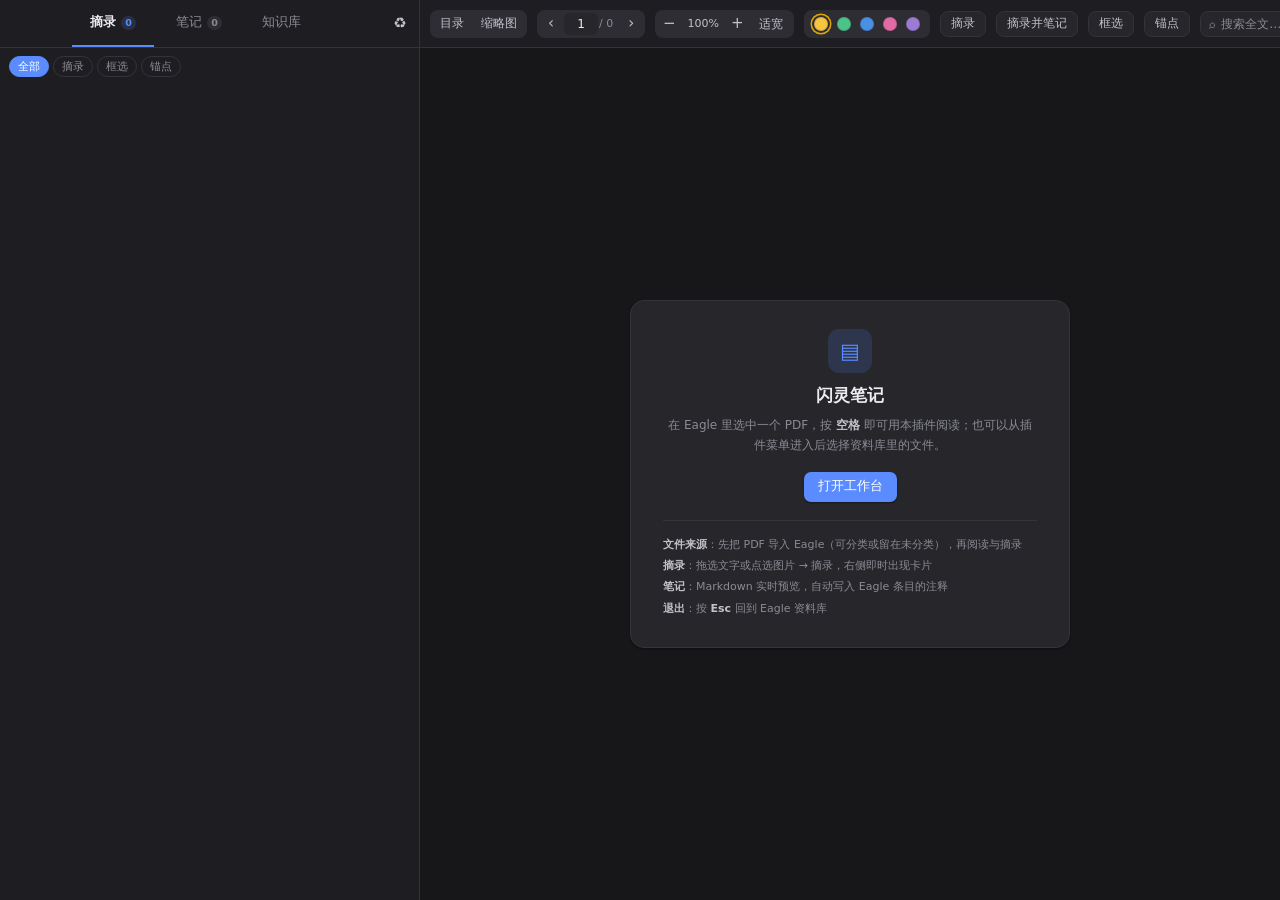
<file: EaglePDFReader/index.html>
<!DOCTYPE html>
<html lang="zh-CN" data-theme="dark">
<head>
<meta charset="UTF-8">
<meta name="viewport" content="width=device-width, initial-scale=1.0">
<title>闪灵笔记</title>
<link rel="stylesheet" href="css/app.css">
<link rel="stylesheet" href="css/viewer.css">
<!-- 提前把翻译接口的连接建好：首次翻译有 2 秒多花在 DNS + TLS 握手上 -->
<link rel="preconnect" href="https://aidemo.youdao.com" crossorigin>
<link rel="dns-prefetch" href="https://aidemo.youdao.com">
</head>
<body>

<!-- ESC 的内联兜底（v3.28 加，v3.31 删）
     ────────────────────────────────────────────────────────────
     原来这里有一段独立脚本：记录 ESC 按下时间，900ms 后若 app.js 没认领这次
     按键，就自己调 `plugin.window.` IPC 关窗，作为「ESC 彻底失灵」的保险。
     实际效果和设计意图相反 —— 它成了第三个「ESC 会关窗口」的出口：
       · 真全屏时第一下 ESC 被让给浏览器（app.js 提前 return，没认领）→ 900ms 后关窗；
       · 输入法正在选词时同样提前 return → 900ms 后关窗；
       · 另存为框弹不出来、用户想按 ESC 关掉那个框 → 先把插件窗关了，Eagle 界面跟着没了。
     用户的原话是「越叠加越乱」。v3.31 起 ESC 不再关窗口（只往回收一层，
     退出统一走 Ctrl+W），这个兜底也就没有存在的理由了，整段删除。 -->

<!-- 无边框窗口的自绘标题栏（v3.20）：只在「闪灵面板」启动器打开的窗口里显示。
     原生边框由 Windows 按系统主题上色（浅色系统 → 白条），插件改不了它的颜色，
     所以启动器窗口用 frame:false 去掉原生边框，改由这里画一条深色条 + 三个按钮。 -->
<div class="winbar" id="winBar" hidden>
  <span class="winbar-title"><img src="logo.png" alt=""><span>闪灵笔记</span></span>
  <div class="winbar-ctl">
    <button type="button" id="winMin" title="最小化" aria-label="最小化">
      <svg viewBox="0 0 12 12" aria-hidden="true"><path d="M2.6 6h6.8"/></svg>
    </button>
    <button type="button" id="winMax" title="最大化" aria-label="最大化">
      <svg viewBox="0 0 12 12" class="ico-max" aria-hidden="true"><rect x="2.4" y="2.4" width="7.2" height="7.2" rx="1"/></svg>
      <svg viewBox="0 0 12 12" class="ico-rest" aria-hidden="true"><rect x="2.2" y="4" width="5.8" height="5.8" rx="1"/><path d="M4.4 4V3a1 1 0 0 1 1-1h3.4a1 1 0 0 1 1 1v3.4a1 1 0 0 1-1 1h-1"/></svg>
    </button>
    <button type="button" id="winClose" class="win-close" title="关闭" aria-label="关闭">
      <svg viewBox="0 0 12 12" aria-hidden="true"><path d="M2.8 2.8l6.4 6.4M9.2 2.8L2.8 9.2"/></svg>
    </button>
  </div>
</div>

<!-- 初始化异常时的可见诊断条：宁可显示错误，也不要留一张点不动的死页面 -->
<div class="fatal-bar" id="fatalBar" hidden>
  <span class="fb-icon">!</span>
  <span class="fb-text"></span>
  <button class="fb-close" id="btnFatalClose" title="关闭">✕</button>
</div>

<script>
  /* 尽早把 frameless 开关打上：等 app.js boot 再打，会让首帧内容顶到最上面、然后往下跳 34px */
  (function () {
    try {
      if (/(?:\?|&)launcher=1(?:&|#|$)/.test(location.search)) {
        document.body.classList.add('frameless');
        document.getElementById('winBar').hidden = false;
      }
    } catch (e) { /* ignore */ }
  })();
</script>

<div class="app" id="app">

  <!-- ==================== 左侧：摘录 / 笔记 / 知识库 + 回收站 ==================== -->
  <aside class="panel" id="panel">
    <div class="panel-head">
      <div class="panel-tabs" id="panelTabs">
        <button class="panel-tab active" data-tab="excerpts">摘录 <span class="badge" id="excerptCount">0</span></button>
        <button class="panel-tab" data-tab="notes">笔记 <span class="badge" id="notesCount">0</span></button>
        <button class="panel-tab" data-tab="kb">知识库</button>
      </div>
      <button class="icon-btn" id="btnTrash" title="回收站（删除的内容保留 30 天）">♻</button>
    </div>

    <!-- 本地增强：本地模型是可选项。翻译没有它也能用（走在线通道），
         但 OCR 必须要有本地视觉模型。缺什么就在这一条里说清楚，别让人对着红色报错猜。 -->
    <div class="env-bar" id="envBar" hidden>
      <div class="env-top">
        <span class="env-dot" id="envDot"></span>
        <span class="env-sum" id="envSum">本地增强未启用</span>
        <span class="env-detail" id="envDetail"></span>
        <span class="spacer"></span>
        <button class="link-btn" id="btnEnvToggle">设置</button>
      </div>
      <div class="env-body" id="envBody" hidden>
        <div class="env-vram" id="envVram" hidden>
          <span class="env-vt" id="envVramSum"></span>
          <span class="spacer"></span>
          <button class="ghost-btn xs" id="btnEnvUnload" title="立刻把模型请出显存，不用等闲置超时">释放显存</button>
        </div>
        <p class="env-lead" id="envLead"></p>
        <ol class="env-steps" id="envSteps">
          <li data-step="serve">
            <span class="env-si">1</span>
            <span class="env-sc">
              <b>安装 Ollama</b>
              <span class="env-sd">免费的本地模型运行时，装完在后台常驻</span>
            </span>
            <button class="ghost-btn xs" id="btnEnvDownload">下载</button>
          </li>
          <li data-step="model">
            <span class="env-si">2</span>
            <span class="env-sc">
              <b>拉取视觉模型</b>
              <span class="env-sd"><code id="envPullCmd">ollama pull qwen2.5vl:7b</code> · 约 6 GB</span>
            </span>
            <button class="ghost-btn xs" id="btnEnvCopyPull">复制</button>
          </li>
          <li data-step="check">
            <span class="env-si">3</span>
            <span class="env-sc">
              <b>回来重新检测</b>
              <span class="env-sd">装好不用重启插件</span>
            </span>
            <button class="primary-btn sm" id="btnEnvRedetect">检测</button>
          </li>
        </ol>
        <p class="env-foot">翻译不装也能用（自动走在线通道）；<b>OCR 与离线翻译</b>需要上面两步。
          模型只在本机跑，图片和文字都不会出网。
          <button class="link-btn" id="btnOnboardOpen" title="打开环境检查清单：一次看清还缺什么、缺的怎么装">环境检查</button></p>
        <div class="env-find" id="envFindRow" hidden>
          <button class="ghost-btn xs" id="btnEnvFind">自动查找</button>
          <span class="env-find-tip">让我在本机找一遍 ollama.exe（绿色版、装在别的盘也能找到）</span>
        </div>
        <div class="env-exe" id="envExeRow" hidden>
          <input class="text-input sm" id="envExePath" placeholder="…或直接填 ollama.exe 完整路径">
          <button class="ghost-btn xs" id="btnEnvExeSave">用它启动</button>
        </div>
      </div>
    </div>

    <section class="panel-body" data-panel="excerpts">
      <div class="filter-row">
        <div class="chips" id="excerptFilters">
          <button class="chip active" data-filter="all">全部</button>
          <button class="chip" data-filter="highlight">摘录</button>
          <button class="chip" data-filter="area">框选</button>
          <button class="chip" data-filter="note">锚点</button>
        </div>
      </div>
      <!-- 批量操作条：按住 Ctrl 点卡片多选（Shift 连选、Ctrl+A 全选）后才出现 -->
      <div class="ms-bar" id="excerptBulk" hidden></div>
      <div class="excerpt-list" id="excerptList"></div>
    </section>

    <section class="panel-body" data-panel="notes" hidden>
      <!-- v4.2.5：笔记搜索框。分层搜索：资料内 → 全局笔记 → Eagle 数据库，
           v4.2.7 起 Esc 一律清空；默认停在「全部」（v4.2.15）。搜索时下面整个列表变成结果页。 -->
      <div class="note-search-row">
        <input class="text-input sm" id="noteSearch" autocomplete="off" spellcheck="false"
               placeholder="⌕ 搜笔记 · 默认全部（资料内 / 全局 / Eagle 数据库）">
        <button class="icon-btn" id="btnNoteSearchClear" title="清空搜索" hidden>✕</button>
      </div>
      <!-- v3.27：上下颠倒 —— 已经建好的笔记在上（读的时候先看到内容），
           新建 / 编辑区挪到底部（写完就发出去，不用先往下滚过一列表）。 -->
      <div class="notes-head">
        <span>本 PDF 的笔记</span>
        <span class="spacer"></span>
        <button class="link-btn" id="btnNotesExport" title="导出 Markdown 到 PDF 同目录">导出</button>
        <button class="link-btn" id="btnNotesCopy">复制</button>
      </div>
      <div class="ms-bar" id="notesBulk" hidden></div>
      <div class="notes-list" id="notesList"></div>

      <!-- v4.2.4：底部的小编辑区退役 —— 新建笔记统一弹居中大窗（空间大、
           [[ 引用搜索窗弹在旁边）。点这里 = 打开那个大窗。 -->
      <button class="note-new-bar" id="btnNoteNew" title="打开大笔记窗（支持 [[ 引用 / 拼音搜索）· 快捷键 Ctrl+N">✎ 新建笔记 <span class="kbd-hint">Ctrl+N</span></button>
    </section>

    <section class="panel-body kb-panel" data-panel="kb" hidden>
      <div class="kb-summary" id="kbSummary"></div>
      <button class="primary-btn wide" id="btnOpenKb">打开知识库</button>
      <p class="kb-tip">知识库汇总本插件记录的全部摘要、笔记与每日笔记（跨文档），以卡片方式浏览、溯源与清理。</p>
      <div class="kb-recent" id="kbRecent"></div>
    </section>
  </aside>

  <!-- ==================== 右侧：阅读区 ==================== -->
  <!-- v4.1：左侧栏整个移除。原左栏的四块内容去向：
         · 目录 / 缩略图 → 顶栏左侧两个按键的弹出面板（#outlinePop / #thumbsPop）
         · 搜索结果     → 锚在搜索框下方的弹出面板（#searchPane）
         · 实时字幕     → 顶栏「字幕」键的弹出面板（#subPane，视频模式）
         · 阅读历史     → 移除；工作台「最近阅读」仍是同一个数据的入口 -->
  <main class="main">
    <header class="topbar">
      <!-- v4.1：目录 / 缩略图 / 字幕 —— 弹出面板的入口键。视频模式下前两个隐藏 -->
      <div class="tb seg nav-popups" id="navPopups">
        <button class="tool-btn" id="btnPopOutline" title="文档目录">目录</button>
        <button class="tool-btn" id="btnPopThumbs" title="页面缩略图">缩略图</button>
        <button class="tool-btn" id="btnPopSubs" title="实时字幕" hidden>字幕</button>
      </div>

      <!-- 3.1 左侧只留页码翻页，不再显示文档标题；视频模式下整组隐藏 -->
      <div class="tb seg" id="pageGroup">
        <button class="icon-btn" id="btnPrev" title="上一页 (←)">‹</button>
        <input class="page-input" id="pageInput" type="text" value="1" title="输入页码后回车跳转">
        <span class="page-total" id="pageTotal">/ 0</span>
        <button class="icon-btn" id="btnNext" title="下一页 (→)">›</button>
      </div>

      <div class="tb seg" id="zoomGroup">
        <button class="icon-btn" id="btnZoomOut" title="缩小 (-)">−</button>
        <button class="zoom-label" id="zoomLabel" title="点击恢复 100%">100%</button>
        <button class="icon-btn" id="btnZoomIn" title="放大 (+)">+</button>
        <button class="icon-btn wide tb-fit" id="btnFit" title="自动适配：宽度 / 页面 (0)">适宽</button>
      </div>

      <!-- 色板：只决定下一笔高亮的颜色 -->
      <div class="tb seg swatch-bar" id="swatchBar"></div>

      <!-- 3.3.3：摘录 / 摘录并笔记 / 框选 / 锚点 —— 四个各自独立的按键，不再两两分组 -->
      <div class="tb act-group" id="toolGroup">
        <button class="tb solo act" id="btnTopExcerpt" title="把选中的文字 / 图片存为摘录（不写笔记）">摘录</button>
        <button class="tb solo act" id="btnTopExcerptNote" title="摘录并打开笔记编辑框">摘录并笔记</button>
        <button class="tb solo act tool-btn" id="btnToolArea" data-tool="area" title="框选区域摘录 (A)">框选</button>
        <button class="tb solo act tool-btn" id="btnToolNote" data-tool="note" title="在页面放置笔记锚点 (N)">锚点</button>
      </div>

      <!-- 搜索：v3.3 起直接是输入框，不用先点一下再弹 -->
      <div class="tb search-field" id="searchBox">
        <span class="sf-icon">⌕</span>
        <input id="searchInput" class="sf-input" type="search" placeholder="搜索全文…" autocomplete="off" spellcheck="false">
        <span class="sf-count" id="searchCount"></span>
        <button class="sf-btn" id="btnSearchPrev" title="上一个 (Shift+Enter)" hidden>‹</button>
        <button class="sf-btn" id="btnSearchNext" title="下一个 (Enter)" hidden>›</button>
        <button class="sf-btn" id="btnSearchClear" title="清除 (Esc)" hidden>✕</button>
      </div>

      <span class="tb-spacer"></span>

      <!-- 工作台 / 主题：各自独立成键 -->
      <button class="tb solo" id="btnWorkbench" title="工作台：资料库统计、最近阅读与每日笔记">工作台</button>
      <button class="tb solo" id="btnAiSummary" title="AI 总结全文：弹窗里可追问，选中任意文字可存为笔记">AI 总结</button>
      <button class="tb solo solo-icon" id="btnTheme" title="切换明暗配色">◐</button>
      <!-- v3.30：右端的 ✕ 删掉了。
           它当时是「ESC 失灵时的退路」，可它自己也只是调 exitPlugin()，
           ESC 关不掉的时候它照样关不掉 —— 于是变成一个看着像关闭、按了没反应的键。
           现在关窗走 ESC / Ctrl+W / 系统标题栏，顶栏不再放这个假的出口。 -->
    </header>

    <!-- ==================== v4.1：弹出面板（原左栏内容） ====================
         定位锚在 .main（顶栏下方左侧）；#searchPane 的 left 由 JS 按搜索框位置动态写入。 -->

    <!-- 目录 -->
    <div class="side-pop pop-outline" id="outlinePop" hidden>
      <div class="sp-title">目录<span class="spacer"></span><button class="icon-btn tiny" data-spclose="outline" title="关闭">✕</button></div>
      <div class="sp-body" id="outlinePane">
        <div class="outline" id="outlineList"></div>
      </div>
    </div>

    <!-- 缩略图 -->
    <div class="side-pop pop-thumbs" id="thumbsPop" hidden>
      <div class="sp-title">缩略图<span class="spacer"></span><button class="icon-btn tiny" data-spclose="thumbs" title="关闭">✕</button></div>
      <div class="sp-body" id="thumbPane">
        <div class="thumb-list" id="thumbList"></div>
      </div>
    </div>

    <!-- 搜索结果（锚在搜索框下方） -->
    <div class="side-pop pop-search" id="searchPane" hidden>
      <div class="lsp-head">
        <span class="lsp-title" id="searchPaneTitle">搜索结果</span>
        <span class="spacer"></span>
        <button class="link-btn" id="btnSearchPaneClose" title="退出搜索，回到阅读">退出</button>
      </div>
      <div class="lsp-list" id="searchList"></div>
    </div>

    <!-- 实时字幕（视频模式） -->
    <div class="side-pop pop-subs" id="subPane" hidden>
      <div class="sp-title"><span class="sub-dot" id="subDot"></span><span id="subName">实时字幕</span><span class="spacer"></span><button class="icon-btn tiny" data-spclose="subs" title="关闭">✕</button></div>
      <div class="sub-tools">
        <span class="sub-lang" id="subLang" hidden></span>
        <!-- v3.30：专业领域。视频转字幕的「热词偏置」和「语境校对」都用它，
             空着=通用。医学/生命科学这两份词表内置在 js/domainterms.js 里，
             不需要用户自己一条条敲术语。 -->
        <select class="sub-domain" id="subDomain" title="专业领域：影响识别热词与语境校对用的术语表">
          <option value="general">通用</option>
          <option value="medical">医学</option>
          <option value="life">生命科学</option>
          <option value="medical+life">医学 + 生命科学</option>
        </select>
        <button class="link-btn sub-fix" id="btnSubFix" title="精修：每句落定后用非流式模型重听一遍，更准、自带标点">精修</button>
        <button class="link-btn sub-fix" id="btnSubCtx" title="语境校对：结合前后几句与术语表，改掉听错的音近字（需要本地模型）">语境</button>
        <button class="link-btn sub-save" id="btnSubSave" hidden title="按住 Ctrl 点字幕可多选，Shift 连选，Ctrl+A 全选">存为笔记</button>
        <button class="link-btn" id="btnSubToggle" title="开始 / 暂停转写；手动关掉后下一个视频不再自动开启">开启</button>
      </div>

      <div class="sub-list" id="subList" hidden></div>
      <button class="sub-jump" id="subJump" hidden title="回到最新一句，并继续自动跟随">↓ 回到最新</button>

      <div class="sub-guide" id="subGuide" hidden>
        <p class="sg-title" id="sgTitle">开启实时字幕</p>
        <p class="sg-desc" id="sgDesc"></p>
        <div class="sg-bar" id="sgBar" hidden><i id="sgBarFill"></i></div>
        <p class="sg-stat" id="sgStat"></p>
        <label class="sg-check" id="sgFixRow"><input type="checkbox" id="sgFix" checked><span>同时下载精修模型（约 239 MB）· 重听一遍，中文更准、自带标点</span></label>
        <button class="primary-btn sm" id="btnSubGo">下载并开启</button>
      </div>

      <div class="sub-foot">
        <span class="sub-stat" id="subStat">未开启</span>
        <span class="spacer"></span>
        <button class="link-btn" id="btnSubExport" title="把字幕（Markdown，带时间戳）和这段音频一起导出到资料库 _notes">导出</button>
      </div>
    </div>

    <div class="stage" id="stage">
      <!-- tabindex="-1"：PDF 阅读区也要能把焦点抓进来 —— 否则 ←/→ 会被 Eagle 当成
           「上一张/下一张素材」，翻页轮不到插件处理 -->
      <div class="viewport" id="viewport" tabindex="-1">
        <div class="pages" id="pages"></div>
      </div>

      <!-- v3.3：视频阅读区（与 PDF 阅读区互斥显示） -->
      <!-- tabindex="-1"：打开视频时把焦点抓进来，否则空格会被 Eagle 当成「关闭预览」 -->
      <div class="video-stage" id="videoStage" tabindex="-1" hidden>
        <div class="vs-inner" id="vsInner">
          <div class="vs-frame" id="vsFrame">
            <video id="videoEl" playsinline preload="metadata"></video>
            <!-- 片段计时：按第一次开始从 00:00 计时，随时知道截了多长 -->
            <div class="vs-clip-timer" id="vsClipTimer" hidden>
              <span class="vct-dot"></span>
              <span class="vct-main" id="vsClipElapsed">00:00</span>
              <span class="vct-sub" id="vsClipRange">A 00:00</span>
            </div>
            <!-- v3.27：片段「按原分辨率导出」的进度条（实时录制，按原速走） -->
            <div class="vs-exp" id="vsExpHud" hidden>
              <span class="vs-exp-dot"></span>
              <span class="vs-exp-text" id="vsExpText">正在按原分辨率导出…</span>
              <span class="vs-exp-bar"><i id="vsExpFill"></i></span>
              <button class="vs-exp-cancel" id="btnVsExpCancel" title="取消导出（Esc）">取消</button>
            </div>
            <!-- 框选：在画面上拖出一个矩形，截取该区域（不写笔记 / 写笔记两种） -->
            <div class="vs-sel-layer" id="vsSelLayer" hidden>
              <div class="vs-sel-box" id="vsSelBox" hidden></div>
              <p class="vs-sel-hint" id="vsSelHint">拖拽框选要截取的区域，Esc 取消</p>
            </div>
          </div>

          <!-- 时间轴：已记录的截图 / 框选 / 片段按颜色排在轴上，可拖动定位 -->
          <div class="vs-track" id="vsTrack" title="拖动定位；轴上色块是已记录的截图/框选/片段">
            <div class="vst-clip" id="vstClip" hidden></div>
            <div class="vst-fill" id="vstFill"></div>
            <div class="vst-marks" id="vstMarks"></div>
            <div class="vst-head" id="vstHead"></div>
          </div>

          <div class="vs-bar">
            <!-- v3.30：原生 controls 去掉了。
                 原因不是审美：浏览器原生控制条是一层盖在画面**底部**的深色渐变，
                 它恰好挡住视频文件自带的底部白边 —— 鼠标一离开画面、控制条淡出，
                 那条白带就露出来（用户看到的「鼠标移开就出现白带」）。
                 换成这三个键之后画面永远干净，白边由画面裁剪解决。 -->
            <div class="vs-ctrl" id="vsCtrl">
              <button class="vs-cbtn" id="btnVsPlay" title="播放 / 暂停（空格）">▶</button>
              <button class="vs-cbtn" id="btnVsMute" title="静音 / 取消静音">🔊</button>
              <button class="vs-cbtn" id="btnVsFull" title="全屏（Esc 退出全屏）">⛶</button>
            </div>
            <span class="vs-name" id="vsName">视频</span>
            <span class="vs-time" id="vsTime">00:00 / 00:00</span>
            <span class="spacer"></span>
            <div class="vs-acts" id="vsActs">
              <!-- 标记颜色：视频下同样能选，决定下一笔截图/框选/片段的颜色（紧挨截图键，随手可换） -->
              <div class="chips vs-swatches" id="vsSwatches" title="标记颜色：决定下一笔截图 / 框选 / 片段的颜色"></div>
              <button class="ghost-btn xs" id="btnVsShot" title="截取当前画面，不写笔记">截图</button>
              <button class="ghost-btn xs" id="btnVsShotNote" title="截取当前画面并写笔记">截图并笔记</button>
              <button class="ghost-btn xs" id="btnVsArea" title="在画面上框选一块区域截成图片">框选</button>
              <button class="ghost-btn xs" id="btnVsAreaNote" title="框选一块区域并写笔记">框选并笔记</button>
              <button class="ghost-btn xs" id="btnVsClip" title="按一次取起点 A，播到终点再按一次">节选片段</button>
              <button class="ghost-btn xs" id="btnVsClipNote" title="节选 A→B 片段并写笔记">节选片段并笔记</button>
            </div>
            <select class="vs-rate" id="vsRate" title="播放速度">
              <option value="0.75">0.75×</option>
              <option value="1" selected>1×</option>
              <option value="1.25">1.25×</option>
              <option value="1.5">1.5×</option>
              <option value="2">2×</option>
            </select>
          </div>
          <p class="vs-tip" id="vsTip">空格 播放/暂停 · ← → 前后 5 秒 · 拖时间轴定位 · 点色块选中后按 Delete 可删</p>
        </div>
      </div>

      <div class="empty-state" id="emptyState">
        <div class="empty-card">
          <div class="empty-icon">▤</div>
          <h1>闪灵笔记</h1>
          <p>在 Eagle 里选中一个 PDF，按 <b>空格</b> 即可用本插件阅读；也可以从插件菜单进入后选择资料库里的文件。</p>
          <div class="empty-actions">
            <button class="primary-btn" id="btnEmptyLibrary">打开工作台</button>
            <button class="ghost-btn sm" id="btnEmptyRetry" hidden>重试载入</button>
          </div>
          <p class="empty-msg" id="emptyMsg" hidden></p>
          <ul class="empty-tips">
            <li><b>文件来源</b>：先把 PDF 导入 Eagle（可分类或留在未分类），再阅读与摘录</li>
            <li><b>摘录</b>：拖选文字或点选图片 → 摘录，右侧即时出现卡片</li>
            <li><b>笔记</b>：Markdown 实时预览，自动写入 Eagle 条目的注释</li>
            <li><b>退出</b>：按 <b>Esc</b> 回到 Eagle 资料库</li>
          </ul>
        </div>
      </div>

      <div class="drop-hint" id="dropHint" hidden>松开鼠标即可打开 PDF</div>

      <div class="loading-mask" id="loadingMask" hidden>
        <div class="spinner"></div>
        <div class="loading-text" id="loadingText">正在打开…</div>
      </div>
    </div>
  </main>


</div>

<!-- 文字 / 图片选中浮动工具条：文字有色板+翻译，图片没有 -->
<div class="sel-toolbar" id="selToolbar" hidden>
  <div class="swatches" id="swatches"></div>
  <button class="sel-btn primary" data-act="excerpt" title="按当前颜色高亮并记为摘录">摘录</button>
  <button class="sel-btn" data-act="excerptNote" title="摘录并立刻写笔记">摘录并笔记</button>
  <button class="sel-btn" data-act="translate" title="划词翻译，可把译文存进笔记">翻译</button>
  <button class="sel-btn" data-act="copy" title="复制选中文字 / 图片">复制</button>
</div>

<!-- 划词翻译结果 -->
<div class="tr-pop" id="trPanel" hidden>
  <div class="tr-head">
    <span class="tr-title">翻译</span>
    <span class="tr-meta" id="trMeta"></span>
    <span class="spacer"></span>
    <button class="tr-lang" id="btnTrLang" title="切换目标语言">中</button>
    <button class="icon-btn tiny" id="btnTrCfg" title="翻译设置（本地模型 / 术语表）">⚙</button>
    <button class="icon-btn tiny" id="btnTrClose" title="关闭 (Esc)">✕</button>
  </div>
  <div class="tr-src" id="trSrc"></div>
  <div class="tr-out" id="trOut">正在翻译…</div>
  <div class="tr-cfg" id="trCfg" hidden>
    <p class="tr-cfg-tip"><b>默认已经能用</b>：插件内置「有道免密钥」通道，国内直连、不用注册，
      单句通常 0.1–0.3 秒；长的选区会按接口上限自动切块并发，不再有 500 字限制。</p>
    <p class="tr-cfg-tip"><b>本地模型（可选，最快、最私密）</b>：装了 Ollama 就能用，模型只在本机跑，不外传、不排队。
      地址默认 <code>http://127.0.0.1:11434</code>，模型名<b>可以留空</b>——打开这个面板会自动探测本机已 pull 的模型并填入。</p>
    <input class="text-input sm" id="trCfgLocalUrl" placeholder="http://127.0.0.1:11434">
    <input class="text-input sm" id="trCfgLocalModel" placeholder="模型名，例如 qwen2.5:7b">
    <input class="text-input sm" id="trCfgLocalExe" placeholder="ollama.exe 路径（免安装版才需要，可留空）">
    <p class="tr-cfg-tip">用<b>解压即用</b>的免安装版时，它不在系统安装位置里，插件点 OCR / 翻译时找不到它。
      把 <code>ollama.exe</code> 的完整路径填在上一格（例如 <code>D:\ollama\ollama.exe</code>），
      插件就能自动帮你把服务拉起来，不用每次手动开。</p>
    <p class="tr-cfg-tip"><b>术语表</b>（可选，只在本地模型生效）：一行一条，<code>英文 = 中文</code>。
      翻译时只把「这句话里真的出现过」的术语交给模型，专业词的译法就不会被通用引擎的「最常见译法」带偏
      （<code>dissection</code> 是「解剖」还是「夹层」，机器猜不出来，你知道）。</p>
    <textarea class="text-input sm tr-gloss" id="trGloss" rows="3" placeholder="dissection = 夹层&#10;intervention = 介入手术&#10;stent = 支架"></textarea>
    <div class="tr-cfg-acts">
      <button class="ghost-btn xs" id="btnTrCfgClear">全部清除</button>
      <span class="spacer"></span>
      <button class="primary-btn sm" id="btnTrCfgSave">保存并重试</button>
    </div>
  </div>
  <div class="tr-ch" id="trCh" hidden></div>
  <div class="tr-foot">
    <span class="tr-note" id="trNote"></span>
    <span class="spacer"></span>
    <button class="ghost-btn xs" id="btnTrCopy" disabled>复制译文</button>
    <button class="primary-btn sm" id="btnTrSave" disabled title="把译文存成笔记（Ctrl+Enter）">存入笔记<span class="kbd" title="Ctrl+Enter">Ctrl ↵</span></button>
  </div>
</div>

<!-- 摘录笔记浮层 -->
<div class="note-popover" id="notePopover" hidden>
  <div class="np-head">
    <span class="np-title">笔记</span>
    <span class="np-meta" id="npMeta"></span>
  </div>
  <textarea id="npText" placeholder="写下你的想法…（支持 Markdown）"></textarea>
  <div class="np-actions">
    <button class="danger-btn sm" id="npDelete">删除</button>
    <span class="spacer"></span>
    <button class="ghost-btn sm" id="npCancel">取消</button>
    <button class="primary-btn sm" id="npSave" title="保存笔记（Ctrl+Enter）">保存<span class="kbd" title="Ctrl+Enter">Ctrl ↵</span></button>
  </div>
</div>

<!-- ==================== 工作台 ==================== -->
<div class="wb" id="wbView" hidden>
  <div class="wb-inner">
    <header class="wb-head">
      <div class="wb-clock">
        <div class="wb-time" id="wbTime">--:--:--</div>
        <div class="wb-date" id="wbDate">—</div>
      </div>
      <p class="wb-sub" id="wbSub">正在统计资料库…</p>
      <div class="wb-head-actions">
        <button class="ghost-btn sm" id="btnWbRefresh" title="重新统计">刷新</button>
        <button class="ghost-btn sm" id="btnWbClose" title="返回资料库">返回资料库</button>
      </div>
    </header>

    <div class="wb-cards" id="wbCards"></div>

    <div class="wb-grid wb-grid-daily">
      <section class="wb-block">
        <h2>每日笔记 · <span id="wbDailyDate">—</span></h2>
        <textarea class="wb-daily-input" id="wbDaily" placeholder="今天读到什么、想到什么……（Markdown，边写边存）"></textarea>
        <div class="wb-daily-foot">
          <span id="wbDailyStat">—</span>
          <span class="spacer"></span>
          <button class="ghost-btn xs" id="btnDailyKb">在知识库中查看</button>
        </div>
      </section>
      <section class="wb-block">
        <h2>最近阅读</h2>
        <div class="wb-docs" id="wbRecentDocs"></div>
      </section>
    </div>

    <div class="wb-grid">
      <section class="wb-block">
        <h2>文件类型</h2>
        <div class="wb-types" id="wbTypes"></div>
      </section>
      <section class="wb-block">
        <h2>年度活动 · <span id="wbYear">—</span></h2>
        <div class="wb-heat-year" id="wbHeat"></div>
        <div class="wb-heat-legend"><span id="wbHeatTotal">0 条</span><span class="spacer"></span><span>少</span><i class="l0"></i><i class="l1"></i><i class="l2"></i><i class="l3"></i><i class="l4"></i><span>多</span></div>
      </section>
    </div>

    <section class="wb-block">
      <h2>最近摘录与笔记</h2>
      <div class="wb-recent" id="wbRecent"></div>
    </section>

    <section class="wb-block">
      <h2>索引与维护</h2>
      <p class="wb-path" id="wbPath">—</p>
      <p class="wb-note">摘录与笔记以 Eagle 条目 id 为键存放于此，资料库改名或移动目录都不会失效；整个资料库文件夹搬到另一台电脑，笔记数据原样跟着走。</p>
      <p class="wb-path" id="wbProjPath">—</p>
      <label class="wb-obs"><input type="checkbox" id="chkObsSync"> Obsidian 双向同步<span class="wb-obs-hint">　vault 随库走；Obsidian 里手改约 15 秒内吸回</span></label>
      <p class="wb-hint">工作台就是插件首屏：从 Eagle 插件面板打开本插件即进入这里。Eagle 没有开放主界面侧边栏 / 工具栏的插件入口，所以没法在 Eagle 界面上加实体按钮；想更快唤起，可在 <b>Eagle 偏好设置 → 快捷键 → 插件</b> 里给本插件绑一个快捷键，或在插件面板里右键本插件「设置快捷键」。</p>
      <div class="wb-maint">
        <button class="ghost-btn sm" id="btnWbOpenDir">打开索引目录</button>
        <button class="ghost-btn sm" id="btnWbOpenProj">打开本库数据目录</button>
        <button class="ghost-btn sm" id="btnWbClearHistory">清空阅读历史</button>
        <button class="danger-btn sm" id="btnWbClear">清空全部摘录与笔记…</button>
        <button class="danger-btn sm" id="btnWbWipe" title="把本插件在两个包里写下的全部数据清空（识别模型保留）">清除插件数据…</button>
        <button class="ghost-btn sm" id="btnWbAnnScan" title="全库扫描带插件标记（【摘录|笔记|…· 】）的注释并清空。走官方 API、三层自动同步，不依赖插件索引；手写注释不受影响">Eagle 注释巡检…</button>
        <button class="ghost-btn sm" id="btnWbPruneOrphans" title="核对 Eagle 全库条目，找出已在 Eagle 删除、但 Obsidian 里还留着 md 的笔记。逐条复核后把 md 移出 vault，原件备份到 &lt;库&gt;\.eaglenote\deleted-md\；插件启动后也会自动静默核对">清理已删条目…</button>
      </div>
    </section>
  </div>
</div>

<!-- ==================== 知识库（便利贴卡片墙） ==================== -->
<div class="ov" id="kbOverlay" hidden>
  <div class="ov-card kb-card">
    <header class="ov-head">
      <h2>知识库</h2>
      <div class="chips" id="kbFilters">
        <button class="chip active" data-kf="all">全部</button>
        <button class="chip" data-kf="excerpt">摘要</button>
        <button class="chip" data-kf="note">笔记</button>
        <button class="chip" data-kf="daily">每日</button>
      </div>
      <input class="text-input sm" id="kbSearch" placeholder="搜索摘要 / 笔记 / 文件名…">
      <span class="spacer"></span>
      <button class="icon-btn" id="btnKbClose" title="关闭">✕</button>
    </header>
    <div class="ms-bar" id="kbBulk" hidden></div>
    <div class="kb-wrap" id="kbWrap">
      <div class="kb-grid" id="kbGrid"></div>
    </div>
    <footer class="ov-foot"><span id="kbStatus"></span></footer>
  </div>
</div>

<!-- ==================== 大笔记框（摘录并笔记） ==================== -->
<div class="ov" id="noteModal" hidden>
  <div class="ov-card note-modal">
    <header class="ov-head">
      <h2 id="nmTitle">新建笔记</h2>
      <span class="nm-meta" id="nmMeta"></span>
      <span class="spacer"></span>
      <button class="icon-btn" id="btnNmClose" title="关闭">✕</button>
    </header>
    <div class="nm-quote" id="nmQuote" hidden></div>
    <div id="modalEditorSlot" class="note-editor modal-editor"></div>
    <!-- v4.2.6：阅读页态（双击卡片打开）—— 只读渲染 + 编辑按钮 -->
    <div class="nm-read md-body" id="nmRead" hidden></div>
    <footer class="ov-foot" id="nmReadFoot" hidden>
      <span class="ns-hint">单击列表卡片定位原文 · 双击打开这个阅读页</span>
      <span class="spacer"></span>
      <button class="primary-btn sm" id="btnNmEdit">✎ 编辑</button>
    </footer>
  </div>
</div>

<!-- ==================== 回收站 ==================== -->
<div class="ov" id="trashOverlay" hidden>
  <div class="ov-card trash-card">
    <header class="ov-head">
      <h2>回收站</h2>
      <span class="trash-tip">删除的摘录与笔记保留 30 天，可随时还原</span>
      <span class="spacer"></span>
      <button class="icon-btn" id="btnTrashClose" title="关闭">✕</button>
    </header>
    <div class="ms-bar" id="trashBulk" hidden></div>
    <div class="trash-list" id="trashList"></div>
    <footer class="ov-foot">
      <span id="trashStatus"></span>
      <span class="spacer"></span>
      <button class="danger-btn sm" id="btnTrashEmpty">清空回收站</button>
    </footer>
  </div>
</div>

<!-- ==================== Eagle 库选择器 ==================== -->
<div class="ov" id="eaglePicker" hidden>
  <div class="ov-card picker-card">
    <header class="ov-head">
      <h2>从 Eagle 导入</h2>
      <span class="spacer"></span>
      <button class="icon-btn" id="btnPickClose" title="关闭">✕</button>
    </header>
    <div class="pick-bar">
      <input class="text-input" id="pickSearch" placeholder="输入名称或标签搜索资源库，回车搜索…">
    </div>
    <div class="pick-list" id="pickList"></div>
    <footer class="ov-foot">
      <span id="pickStatus">只记录条目地址，不复制文件</span>
      <span class="spacer"></span>
      <button class="ghost-btn sm" id="btnPickCancel">取消</button>
      <button class="primary-btn sm" id="btnPickAdd" disabled>添加所选</button>
    </footer>
  </div>
</div>

<!-- ==================== 链接打开方式 ==================== -->
<div class="link-pop" id="linkPop" hidden>
  <div class="lp-url" id="lpUrl"></div>
  <div class="lp-acts">
    <button class="ghost-btn sm" id="btnLinkBrowser">用默认浏览器打开</button>
    <button class="ghost-btn sm" id="btnLinkEagle">在 Eagle 中打开</button>
    <button class="icon-btn tiny" id="btnLinkClose" title="关闭">✕</button>
  </div>
</div>

<!-- ==================== 通用确认框 ==================== -->
<div class="ov" id="confirmOverlay" hidden>
  <div class="ov-card confirm-card">
    <h2 id="cfTitle">确认</h2>
    <p id="cfText"></p>
    <div class="cf-acts" id="cfActs"></div>
  </div>
</div>

<!-- ==================== 首次启动环境检查（v3.16） ====================
     分享给别人 / 上架插件库后，装完插件第一次打开就把缺什么说清楚：
     能在插件内下载的（识别引擎、语音模型）直接一键下；
     要装本体的（Ollama）打开官方下载页；装好的（ollama pull）代跑。
     「稍后再说」= 不再自动弹，之后随时能在翻译设置的「环境检查」里重开。 -->
<div class="ov" id="onboardOverlay" hidden>
  <div class="ov-card onboard-card">
    <div class="ob-head">
      <div class="ob-badge" id="obBadge">
        <svg viewBox="0 0 24 24" aria-hidden="true"><path d="M12 3l7 3v5c0 4.4-3 8.4-7 10-4-1.6-7-5.6-7-10V6l7-3z" fill="none" stroke="currentColor" stroke-width="1.7" stroke-linejoin="round"/><path d="M8.8 12.2l2.2 2.2 4.2-4.6" fill="none" stroke="currentColor" stroke-width="1.7" stroke-linecap="round" stroke-linejoin="round"/></svg>
      </div>
      <div class="ob-head-text">
        <h2>环境检查</h2>
        <p class="onboard-sub">把这些装齐，字幕 / OCR / 离线翻译就都能用了。全部只在本机跑，内容不出网。</p>
      </div>
    </div>
    <p class="onboard-sum" id="onboardSum" hidden></p>
    <div class="onboard-list" id="onboardList"></div>
    <div class="onboard-foot">
      <button class="ghost-btn sm" id="btnOnboardRecheck" title="重新扫一遍当前状态">重新检测</button>
      <span class="spacer"></span>
      <button class="link-btn" id="btnOnboardSkip" title="这次先不弄了，以后也不再自动弹">稍后再说</button>
      <button class="primary-btn sm" id="btnOnboardDone">完成</button>
    </div>
  </div>
</div>

<div class="toast-wrap" id="toastWrap"></div>

<script src="vendor/pdfjs/pdf.min.js"></script>
<!-- v4.5.1：pdf-lib（525KB）与 pinyin-pro（326KB）不再阻塞首屏。
     js/vendorload.js 在空闲时把它们拉下来；没就绪时拼音搜索退回子串匹配、
     PDF 回写暂时跳过，加载完自动生效（见 js/vendorload.js 顶部说明）。 -->
<script src="js/vendorload.js"></script>
<script src="js/utils.js"></script>
<script src="js/markdown.js"></script>
<script src="js/store.js"></script>
<script src="js/mediafix.js"></script>
<script src="js/dbg.js"></script>
<script src="js/wikilink.js"></script>
<script src="js/projection.js"></script>
<script src="js/winguard.js"></script>
<script src="js/bridge.js"></script>
<script src="js/esc.js"></script>
<script src="js/escguard.js"></script>
<script src="js/undo.js"></script>
<script src="js/translator.js"></script>
<script src="js/pdfdoc.js"></script>
<script src="js/pdfwrite.js"></script>
<script src="js/search.js"></script>
<script src="js/selband.js"></script>
<script src="js/viewer.js"></script>
<script src="js/annotations.js"></script>
<script src="js/videoview.js"></script>
<script src="js/clipexport.js"></script>
<script src="js/annotext.js"></script>
<script src="js/saveas.js"></script>
<script src="js/imgcache.js"></script>
<script src="js/asr.js"></script>
<script src="js/sentbreak.js"></script>
<script src="js/domainterms.js"></script>
<script src="js/subtitle.js"></script>
<!-- v3.30：笔记的语音输入整块下线（三个麦克风入口 + 这套模块）。
     语音仍然用在「视频转字幕」上，那条链走的是 asr.js / subtitle.js，
     与这个文件无关。文件先留着不加载，需要时可以一行加回来。 -->
<script src="js/multiselect.js"></script>
<script src="js/framewin.js"></script>
<script src="js/rungate.js"></script>
<script src="js/editor.js"></script>
<script src="js/exporter.js"></script>
<script src="js/workbench.js"></script>
<script src="js/aisummary.js"></script>
<script src="js/app.js"></script>
<script>
/* 引导看门狗：脚本若因任何原因没能启动，至少把原因显示出来，
   而不是留一张看起来正常、其实点不动的静态页面。
   app.js 的 boot() 完成后会置 __PDFWORK_BOOTED = true。 */
setTimeout(function () {
  if (window.__PDFWORK_BOOTED) return;
  var bar = document.getElementById('fatalBar');
  if (!bar) return;
  var t = bar.querySelector('.fb-text');
  if (t) {
    t.textContent = '界面脚本未能启动（未检测到 '
      + (window.eagle ? 'Eagle 注入完成' : 'Eagle 环境')
      + '）。请按 Ctrl+R 重载；若仍无效，请重新加载插件或重启 Eagle。';
  }
  bar.hidden = false;
}, 2500);
</script>
</body>
</html>
</file>
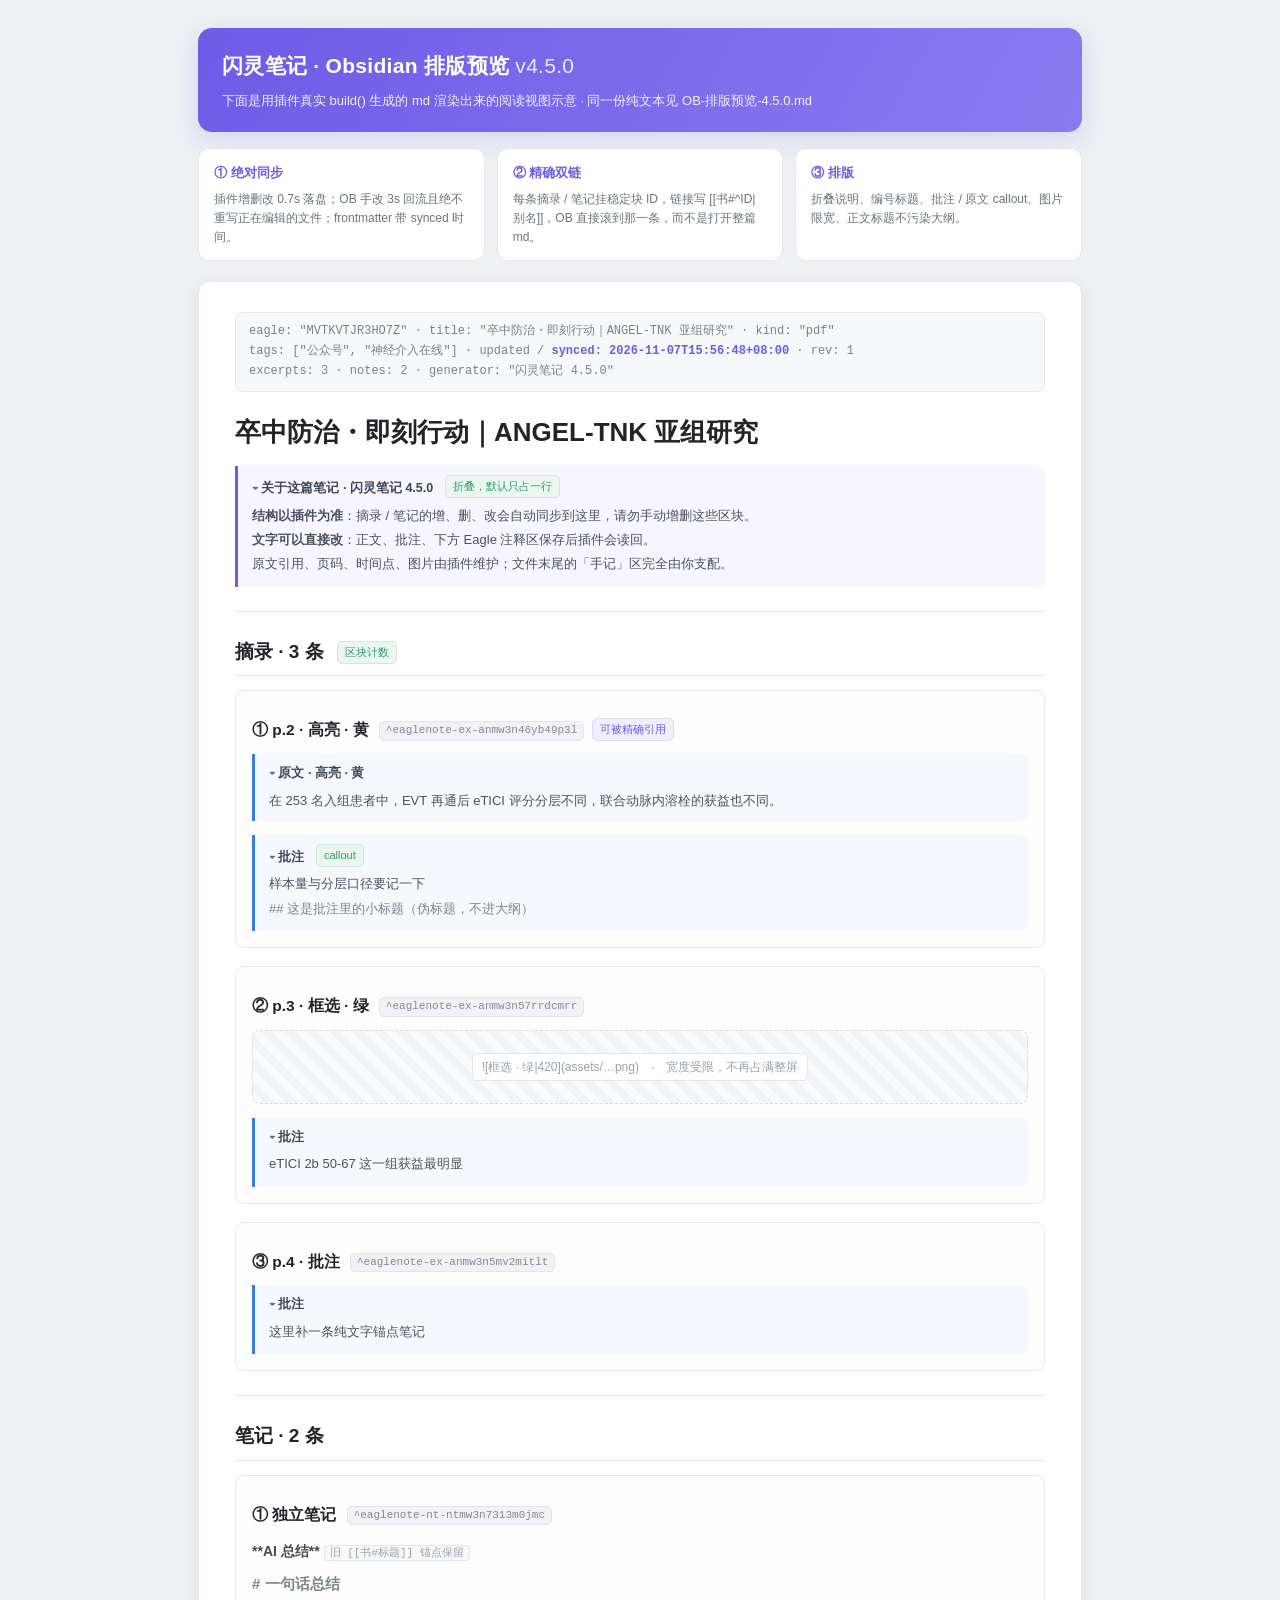
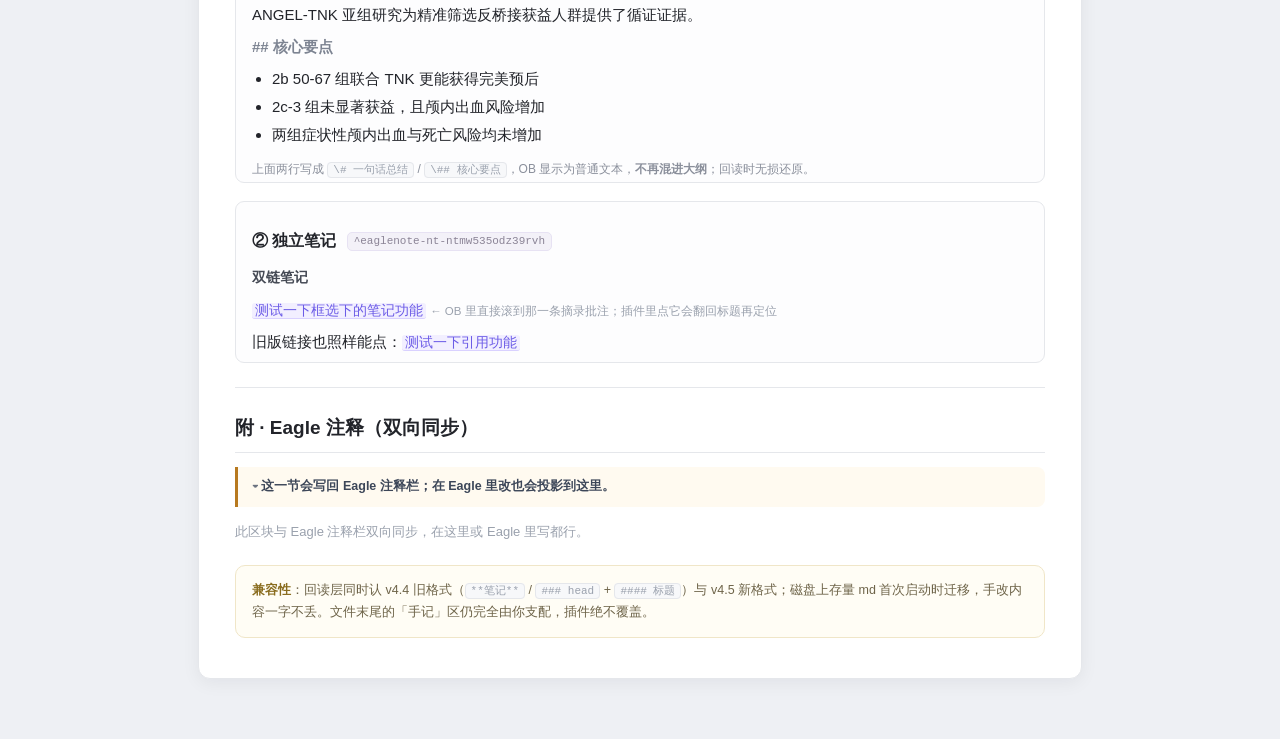
<file: OB-排版预览-4.5.0.html>
<!DOCTYPE html>
<html lang="zh-CN">
<head>
<meta charset="utf-8">
<meta name="viewport" content="width=device-width, initial-scale=1">
<title>闪灵笔记 · OB 排版预览 v4.5.0</title>
<style>
  :root{--bg:#ffffff;--ink:#22242a;--sub:#6b7280;--line:#e5e7eb;--soft:#f7f8fa;--accent:#6c5ce7;--blue:#3b7ddd;--green:#2f9e6f;--amber:#b7791f;}
  *{box-sizing:border-box}
  body{margin:0;background:#eef0f4;color:var(--ink);font:15px/1.72 -apple-system,"Segoe UI","PingFang SC","Microsoft YaHei",sans-serif;}
  .wrap{max-width:920px;margin:0 auto;padding:28px 18px 60px;}
  .top{background:linear-gradient(120deg,#6c5ce7,#8b7bf0);color:#fff;border-radius:14px;padding:20px 24px;box-shadow:0 8px 24px rgba(108,92,231,.18);}
  .top h1{margin:0 0 6px;font-size:21px;letter-spacing:.3px;}
  .top p{margin:0;opacity:.9;font-size:13px;}
  .cards{display:grid;grid-template-columns:repeat(3,1fr);gap:12px;margin:16px 0 20px;}
  .card{background:#fff;border:1px solid var(--line);border-radius:11px;padding:13px 15px;}
  .card b{display:block;color:var(--accent);font-size:13px;margin-bottom:5px;}
  .card span{font-size:12px;color:var(--sub);line-height:1.6;display:block;}
  .paper{background:var(--bg);border:1px solid var(--line);border-radius:12px;padding:30px 36px 40px;box-shadow:0 4px 18px rgba(20,24,40,.06);}
  .fm{background:var(--soft);border:1px solid var(--line);border-radius:8px;padding:9px 13px;font:12px/1.65 ui-monospace,Consolas,monospace;color:#7a7f8a;white-space:pre-wrap;margin-bottom:22px;}
  h1.doc{font-size:26px;margin:0 0 16px;line-height:1.4;}
  h2.sec{font-size:19px;margin:0 0 14px;padding-bottom:7px;border-bottom:1px solid var(--line);}
  h3.unit{font-size:15.5px;margin:22px 0 10px;font-weight:650;}
  h4.note{font-size:14px;margin:0 0 8px;color:#454a55;font-weight:600;}
  hr{border:0;border-top:1px solid var(--line);margin:24px 0;}
  .blk{display:inline-block;font:11px/1.4 ui-monospace,Consolas,monospace;color:#8b8496;background:#f3f1f8;border:1px solid #e7e2f3;border-radius:5px;padding:1px 6px;margin-left:6px;vertical-align:2px;}
  .tag{display:inline-block;font-size:11px;border-radius:5px;padding:1px 7px;margin-left:8px;vertical-align:2px;font-weight:500;}
  .tag.new{background:#eaf6ef;color:var(--green);border:1px solid #cfe9da;}
  .tag.fix{background:#eef0ff;color:var(--accent);border:1px solid #ddd9fb;}
  .callout{border-left:3px solid var(--blue);background:#f5f8fd;border-radius:0 8px 8px 0;padding:9px 14px;margin:10px 0 14px;}
  .callout.info{border-color:var(--accent);background:#f7f5ff;}
  .callout.tip{border-color:var(--amber);background:#fffaf0;}
  .callout .ct{font-size:12.5px;font-weight:650;color:#3c4658;cursor:pointer;}
  .callout .ct::before{content:"▾ ";color:var(--sub);}
  .callout .cb{font-size:13px;color:#4b5260;margin-top:5px;}
  .callout .cb div{margin:2px 0;}
  .quote{font-size:13px;color:#4a505c;}
  .img{background:repeating-linear-gradient(45deg,#fafbfc,#fafbfc 8px,#f2f4f7 8px,#f2f4f7 16px);border:1px dashed #d8dce3;border-radius:8px;height:74px;display:flex;align-items:center;justify-content:center;color:#9aa1ad;font-size:12px;margin:10px 0 14px;}
  .img span{background:#fff;border:1px solid #e2e5ea;border-radius:5px;padding:3px 9px;}
  .wikilink{color:var(--accent);background:#f2efff;border-bottom:1px solid #d9d1ff;border-radius:3px;padding:0 3px;text-decoration:none;cursor:pointer;font-size:13.5px;}
  .esc{color:#7d8492;}
  .unitbox{border:1px solid var(--line);border-radius:9px;padding:4px 16px 2px;margin:12px 0 18px;background:#fdfdfe;}
  .pill{font:11px ui-monospace,Consolas,monospace;color:#9aa1ad;background:var(--soft);border:1px solid var(--line);border-radius:4px;padding:1px 5px;}
  .note-card{margin-top:22px;background:#fffdf5;border:1px solid #f0e6c8;border-radius:10px;padding:13px 16px;font-size:12.5px;color:#6e6449;line-height:1.8;}
  .note-card b{color:#8a6d1f;}
  ul{margin:6px 0 12px;padding-left:20px;}
  li{margin:2px 0;}
</style>
</head>
<body>
<div class="wrap">

  <div class="top">
    <h1>闪灵笔记 · Obsidian 排版预览 <span style="font-weight:400;opacity:.85">v4.5.0</span></h1>
    <p>下面是用插件真实 build() 生成的 md 渲染出来的阅读视图示意 · 同一份纯文本见 OB-排版预览-4.5.0.md</p>
  </div>

  <div class="cards">
    <div class="card"><b>① 绝对同步</b><span>插件增删改 0.7s 落盘；OB 手改 3s 回流且绝不重写正在编辑的文件；frontmatter 带 synced 时间。</span></div>
    <div class="card"><b>② 精确双链</b><span>每条摘录 / 笔记挂稳定块 ID，链接写 [[书#^ID|别名]]，OB 直接滚到那一条，而不是打开整篇 md。</span></div>
    <div class="card"><b>③ 排版</b><span>折叠说明、编号标题、批注 / 原文 callout、图片限宽、正文标题不污染大纲。</span></div>
  </div>

  <div class="paper">
    <div class="fm">eagle: "MVTKVTJR3HO7Z" · title: "卒中防治・即刻行动｜ANGEL-TNK 亚组研究" · kind: "pdf"
tags: ["公众号", "神经介入在线"] · updated / <b style="color:#6c5ce7">synced: 2026-11-07T15:56:48+08:00</b> · rev: 1
excerpts: 3 · notes: 2 · generator: "闪灵笔记 4.5.0"</div>

    <h1 class="doc">卒中防治・即刻行动｜ANGEL-TNK 亚组研究</h1>

    <div class="callout info">
      <div class="ct">关于这篇笔记 · 闪灵笔记 4.5.0 <span class="tag new">折叠，默认只占一行</span></div>
      <div class="cb">
        <div><b>结构以插件为准</b>：摘录 / 笔记的增、删、改会自动同步到这里，请勿手动增删这些区块。</div>
        <div><b>文字可以直接改</b>：正文、批注、下方 Eagle 注释区保存后插件会读回。</div>
        <div>原文引用、页码、时间点、图片由插件维护；文件末尾的「手记」区完全由你支配。</div>
      </div>
    </div>

    <hr>
    <h2 class="sec">摘录 · 3 条 <span class="tag new">区块计数</span></h2>

    <div class="unitbox">
      <h3 class="unit">① p.2 · 高亮 · 黄 <span class="blk">^eaglenote-ex-anmw3n46yb49p3l</span><span class="tag fix">可被精确引用</span></h3>
      <div class="callout"><div class="ct">原文 · 高亮 · 黄</div><div class="cb quote">在 253 名入组患者中，EVT 再通后 eTICI 评分分层不同，联合动脉内溶栓的获益也不同。</div></div>
      <div class="callout"><div class="ct">批注 <span class="tag new">callout</span></div><div class="cb"><div>样本量与分层口径要记一下</div><div class="esc">## 这是批注里的小标题（伪标题，不进大纲）</div></div></div>
    </div>

    <div class="unitbox">
      <h3 class="unit">② p.3 · 框选 · 绿 <span class="blk">^eaglenote-ex-anmw3n57rrdcmrr</span></h3>
      <div class="img"><span>![框选 · 绿|420](assets/…png)　·　宽度受限，不再占满整屏</span></div>
      <div class="callout"><div class="ct">批注</div><div class="cb"><div>eTICI 2b 50-67 这一组获益最明显</div></div></div>
    </div>

    <div class="unitbox">
      <h3 class="unit">③ p.4 · 批注 <span class="blk">^eaglenote-ex-anmw3n5mv2mitlt</span></h3>
      <div class="callout"><div class="ct">批注</div><div class="cb"><div>这里补一条纯文字锚点笔记</div></div></div>
    </div>

    <hr>
    <h2 class="sec">笔记 · 2 条</h2>

    <div class="unitbox">
      <h3 class="unit">① 独立笔记 <span class="blk">^eaglenote-nt-ntmw3n7313m0jmc</span></h3>
      <h4 class="note">**AI 总结** <span class="pill">旧 [[书#标题]] 锚点保留</span></h4>
      <p style="margin:6px 0;font-weight:650" class="esc"># 一句话总结</p>
      <p style="margin:6px 0">ANGEL-TNK 亚组研究为精准筛选反桥接获益人群提供了循证证据。</p>
      <p style="margin:6px 0;font-weight:650" class="esc">## 核心要点</p>
      <ul><li>2b 50-67 组联合 TNK 更能获得完美预后</li><li>2c-3 组未显著获益，且颅内出血风险增加</li><li>两组症状性颅内出血与死亡风险均未增加</li></ul>
      <div style="font-size:12px;color:#8a8f9b">上面两行写成 <span class="pill">\# 一句话总结</span> / <span class="pill">\## 核心要点</span>，OB 显示为普通文本，<b>不再混进大纲</b>；回读时无损还原。</div>
    </div>

    <div class="unitbox">
      <h3 class="unit">② 独立笔记 <span class="blk">^eaglenote-nt-ntmw535odz39rvh</span></h3>
      <h4 class="note">双链笔记</h4>
      <p style="margin:6px 0"><a class="wikilink" href="javascript:void(0)">测试一下框选下的笔记功能</a> <span style="font-size:11.5px;color:#9aa1ad">← OB 里直接滚到那一条摘录批注；插件里点它会翻回标题再定位</span></p>
      <p style="margin:6px 0">旧版链接也照样能点：<a class="wikilink" href="javascript:void(0)">测试一下引用功能</a></p>
    </div>

    <hr>
    <h2 class="sec">附 · Eagle 注释（双向同步）</h2>
    <div class="callout tip"><div class="ct">这一节会写回 Eagle 注释栏；在 Eagle 里改也会投影到这里。</div></div>
    <p style="color:#9aa1ad;font-size:13px">此区块与 Eagle 注释栏双向同步，在这里或 Eagle 里写都行。</p>

    <div class="note-card">
      <b>兼容性</b>：回读层同时认 v4.4 旧格式（<span class="pill">**笔记**</span> / <span class="pill">### head</span> + <span class="pill">#### 标题</span>）与 v4.5 新格式；磁盘上存量 md 首次启动时迁移，手改内容一字不丢。文件末尾的「手记」区仍完全由你支配，插件绝不覆盖。
    </div>
  </div>

</div>
</body>
</html>
</file>
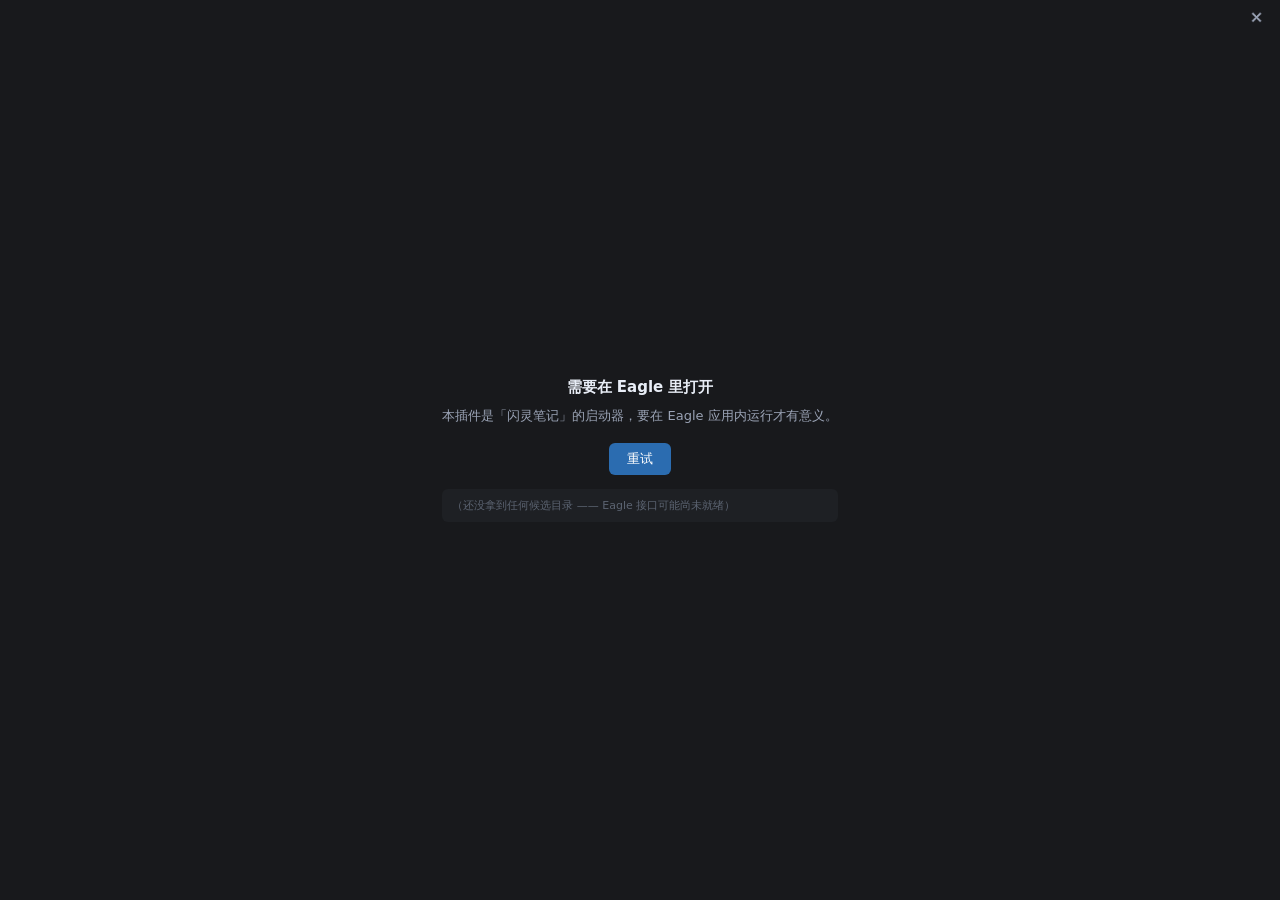
<file: EagleNoteWorkbench/workbench.html>
<!DOCTYPE html>
<html lang="zh-CN">
<head>
<meta charset="utf-8">
<title>闪灵面板</title>
<style>
  html, body { height: 100%; }
  body {
    margin: 0; display: flex; align-items: center; justify-content: center;
    background: #18191c; color: #cfd6e4;
    font-family: "Segoe UI", "Microsoft YaHei", system-ui, sans-serif;
    user-select: none;
  }
  .box { text-align: center; max-width: 420px; padding: 24px; }
  .spin {
    width: 34px; height: 34px; margin: 0 auto 18px;
    border: 3px solid #2c2f36; border-top-color: #5aa2e8;
    border-radius: 50%; animation: r 0.9s linear infinite;
  }
  @keyframes r { to { transform: rotate(360deg); } }
  h1 { font-size: 15px; font-weight: 600; margin: 0 0 8px; color: #e8edf6; }
  p { font-size: 13px; line-height: 1.7; margin: 0 0 16px; color: #9aa3b5; }
  .err { color: #e8a05a; }
  button {
    background: #2b6cb0; color: #fff; border: 0; border-radius: 6px;
    padding: 7px 18px; font-size: 13px; cursor: pointer;
  }
  button:hover { background: #3581cd; }
  .hidden { display: none; }
  /* v3.20：窗口无原生边框，自己给一个关闭按钮 + 可拖动区域 */
  body { -webkit-app-region: drag; }
  button { -webkit-app-region: no-drag; }
  .wclose {
    position: fixed; top: 6px; right: 8px; width: 30px; height: 24px;
    background: none; border: 0; border-radius: 5px; color: #9aa3b5;
    font-size: 14px; line-height: 1; padding: 0; cursor: pointer;
  }
  .wclose:hover { background: #d94a4a; color: #fff; }
  .diag {
    margin-top: 14px; font-size: 11px; color: #5c6472;
    text-align: left; word-break: break-all; line-height: 1.6;
    background: #1e2024; border-radius: 6px; padding: 8px 10px;
  }
</style>
</head>
<body>
  <button id="winClose" class="wclose" title="关闭">✕</button>
  <div class="box">
    <div class="spin" id="spin"></div>
    <h1 id="title">正在启动闪灵面板…</h1>
    <p id="msg">在找「闪灵笔记」主插件</p>
    <button id="retry" class="hidden">重试</button>
    <div id="diag" class="diag hidden"></div>
  </div>
  <script src="wb-launch.js"></script>
  <script>
    (function () {
      var t = document.getElementById('title');
      var m = document.getElementById('msg');
      var spin = document.getElementById('spin');
      var retry = document.getElementById('retry');
      var diag = document.getElementById('diag');

      function showDiag(r) {
        try {
          var lines = [];
          if (r.href) lines.push('页面地址：' + r.href);
          if (r.self) lines.push('插件目录：' + r.self);
          if (r.roots && r.roots.length) lines.push('已扫描：' + r.roots.join(' ｜ '));
          else lines.push('（还没拿到任何候选目录 —— Eagle 接口可能尚未就绪）');
          diag.textContent = lines.join('\n');
          diag.classList.remove('hidden');
        } catch (e) { /* ignore */ }
      }

      function fail(status, r) {
        spin.classList.add('hidden');
        retry.classList.remove('hidden');
        if (status === 'no-node') {
          t.textContent = '需要在 Eagle 里打开';
          m.textContent = '本插件是「闪灵笔记」的启动器，要在 Eagle 应用内运行才有意义。';
        } else if (status === 'not-found' || status === 'no-dir' || status === 'bad-url') {
          t.textContent = '没找到「闪灵笔记」';
          m.textContent = '请先在 Eagle 里安装「闪灵笔记」主插件，再回到这里点「重试」。';
        } else {
          t.textContent = '启动失败';
          m.textContent = '发生了未知问题（' + status + '），点「重试」再试一次。';
        }
        if (r) showDiag(r);
      }

      function go() {
        spin.classList.remove('hidden');
        retry.classList.add('hidden');
        diag.classList.add('hidden');
        t.textContent = '正在启动闪灵面板…';
        m.textContent = '在找「闪灵笔记」主插件';
        /* autoLaunch 自带重试（约 3.5s 窗口）：Eagle 的插件注册事件可能晚于页面就绪 */
        WbLaunch.autoLaunch().then(function (r) {
          if (r.status === 'ok') return;   /* 已经跳走 */
          fail(r.status, r.diag);
        });
      }
      /* 关窗（v3.34）：window.close() 在 Eagle 的插件窗口里会被拦掉 —— 点了没反应。
         和主插件一样改走 @electron/remote / IPC 转发。
         这里故意不加 destroy 兜底：这个页面下一秒通常就会 location.replace 到主插件，
         销毁会把刚打开的那个窗口一起关掉。 */
      function closeWin() {
        try {
          var r = require('@electron/remote');
          var w = r && r.getCurrentWindow ? r.getCurrentWindow() : null;
          if (w) { w.close(); return; }
        } catch (e) { /* ignore */ }
        try {
          var ipc = require('electron').ipcRenderer;
          if (ipc) { ipc.invoke('plugin.window.', { method: 'close', value: undefined }); return; }
        } catch (e) { /* ignore */ }
        try { window.close(); } catch (e) { /* ignore */ }
      }
      document.getElementById('winClose').addEventListener('click', function () {
        closeWin();
      });
      retry.addEventListener('click', go);
      go();
    })();
  </script>
</body>
</html>
</file>
<file: EaglePDFReader/css/app.css>
/* ===================== 设计变量 ===================== */
:root {
  --bg: #f2f2f5;
  --surface: #fafafc;
  --surface-2: #ffffff;
  --surface-3: #eeeef2;
  --surface-4: #e6e6ec;
  --border: #e1e1e6;
  --border-strong: #cdcdd5;
  --text: #1c1c1e;
  --text-2: #4a4a52;
  --muted: #85858d;
  --accent: #3b6fe0;
  --accent-soft: rgba(59, 111, 224, .1);
  --danger: #d94a4a;
  --ok: #2f9e6b;
  --mark: #ffe28a;
  --shadow-sm: 0 1px 2px rgba(0, 0, 0, .06);
  --shadow-md: 0 6px 20px rgba(0, 0, 0, .1);
  --shadow-lg: 0 16px 48px rgba(0, 0, 0, .2);
  --radius: 8px;
  --panel-w: 420px;
  --topbar-h: 48px;
  --mono: ui-monospace, SFMono-Regular, "SF Mono", Menlo, Consolas, monospace;
}

[data-theme="dark"] {
  --bg: #17171a;
  --surface: #1e1e22;
  --surface-2: #26262b;
  --surface-3: #2d2d33;
  --surface-4: #383840;
  --border: #33333a;
  --border-strong: #4a4a54;
  --text: #ececf1;
  --text-2: #c2c2ca;
  --muted: #8b8b95;
  --accent: #5b8cff;
  --accent-soft: rgba(91, 140, 255, .16);
  --mark: rgba(245, 197, 66, .34);
  --shadow-sm: 0 1px 2px rgba(0, 0, 0, .4);
  --shadow-md: 0 6px 20px rgba(0, 0, 0, .45);
  --shadow-lg: 0 16px 48px rgba(0, 0, 0, .6);
}

* { box-sizing: border-box; }

html, body {
  margin: 0;
  padding: 0;
  height: 100%;
  overflow: hidden;
  background: var(--bg);
  color: var(--text);
  font-family: system-ui, -apple-system, "Segoe UI", "PingFang SC", "Hiragino Sans GB", "Microsoft YaHei", sans-serif;
  font-size: 13px;
  -webkit-font-smoothing: antialiased;
  cursor: default;
  user-select: none;
}

button, input, textarea, select { font-family: inherit; font-size: inherit; color: inherit; }
button { cursor: pointer; }
::selection { background: rgba(59, 111, 224, .26); }

/* ===================== 总体布局 =====================
   v4.1：左侧栏移除；v4.1.1：左右对调 —— 左栏（摘录/笔记）+ 右侧阅读区两列。
   原左栏的目录 / 缩略图 / 搜索结果 / 字幕改为阅读区顶栏弹出面板（.side-pop）。 */
.app {
  display: grid;
  grid-template-columns: var(--panel-w) minmax(0, 1fr);
  height: 100vh;
  width: 100vw;
  overflow: hidden;
}
.app.panel-collapsed { grid-template-columns: 0 minmax(0, 1fr); }
.app.panel-collapsed .panel { display: none; }

/* ===================== 按钮基础 ===================== */
.icon-btn {
  display: inline-flex;
  align-items: center;
  justify-content: center;
  width: 26px;
  height: 26px;
  padding: 0;
  border: 0;
  border-radius: 6px;
  background: transparent;
  color: var(--text-2);
  font-size: 15px;
  line-height: 1;
  transition: background .12s, color .12s;
}
.icon-btn:hover { background: var(--surface-3); color: var(--text); }
.icon-btn.wide { width: auto; padding: 0 8px; font-size: 12px; }
.icon-btn:disabled { opacity: .35; cursor: default; }
.icon-btn:disabled:hover { background: transparent; }

.ghost-btn {
  height: 28px;
  padding: 0 10px;
  border: 1px solid var(--border);
  border-radius: 6px;
  background: var(--surface-2);
  color: var(--text-2);
  font-size: 12px;
  white-space: nowrap;
  transition: background .12s, border-color .12s, color .12s;
}
.ghost-btn:hover { background: var(--surface-3); color: var(--text); border-color: var(--border-strong); }
.ghost-btn.sm { height: 24px; padding: 0 8px; font-size: 11.5px; }

.primary-btn {
  height: 30px;
  padding: 0 14px;
  border: 0;
  border-radius: 7px;
  background: var(--accent);
  color: #fff;
  font-size: 12.5px;
  font-weight: 500;
  white-space: nowrap;
  box-shadow: var(--shadow-sm);
  transition: filter .12s, opacity .12s;
}
.primary-btn:hover { filter: brightness(1.07); }
.primary-btn.sm { height: 26px; padding: 0 10px; font-size: 12px; }
.primary-btn:disabled { opacity: .4; cursor: default; filter: none; }

.danger-btn {
  height: 26px;
  padding: 0 10px;
  border: 1px solid transparent;
  border-radius: 6px;
  background: transparent;
  color: var(--danger);
  font-size: 12px;
}
.danger-btn:hover { background: rgba(217, 74, 74, .1); }

.link-btn {
  border: 0;
  padding: 0 2px;
  background: transparent;
  color: var(--muted);
  font-size: 11px;
  transition: color .12s;
}
.link-btn:hover { color: var(--accent); }

.text-input {
  width: 100%;
  height: 30px;
  padding: 0 9px;
  border: 1px solid var(--border);
  border-radius: 7px;
  background: var(--surface-2);
  color: var(--text);
  outline: none;
  user-select: text;
  transition: border-color .12s, box-shadow .12s;
}
.text-input:focus { border-color: var(--accent); box-shadow: 0 0 0 3px var(--accent-soft); }
.text-input::placeholder { color: var(--muted); }

/* ===================== 顶栏弹出面板（v4.1，原左栏内容） =====================
   锚在 .main（顶栏下方左侧），互斥开合；#searchPane 的 left 由 JS 动态写入。 */
.main { position: relative; }
.side-pop {
  position: absolute;
  top: calc(var(--topbar-h) + 6px);
  left: 10px;
  z-index: 70;
  width: 300px;
  max-width: calc(100vw - 24px);
  background: var(--surface);
  border: 1px solid var(--border);
  border-radius: 10px;
  box-shadow: var(--shadow-lg);
  display: flex;
  flex-direction: column;
  overflow: hidden;
  animation: spIn .13s ease-out;
}
@keyframes spIn {
  from { opacity: 0; transform: translateY(-5px); }
  to   { opacity: 1; transform: translateY(0); }
}
.sp-title {
  display: flex;
  align-items: center;
  gap: 6px;
  padding: 8px 10px;
  border-bottom: 1px solid var(--border);
  font-size: 11px;
  font-weight: 700;
  color: var(--text-2);
  letter-spacing: .3px;
  flex-shrink: 0;
}
.sp-title .spacer { flex: 1 1 auto; }
.sp-title .icon-btn { width: 20px; height: 20px; font-size: 12px; }
.sp-body {
  flex: 1 1 auto;
  min-height: 0;
  overflow-y: auto;
  overflow-x: hidden;
  padding: 4px 0 8px;
}
.pop-outline { max-height: min(480px, calc(100vh - 90px)); }
.pop-thumbs  { width: 232px; max-height: min(560px, calc(100vh - 90px)); }
/* v4.2.15：搜索结果面板改 fixed（视口系坐标）+ 宽度由 JS 实测写入
   （搜索栏左缘 → 明暗切换键右缘）。absolute 时坐标系错位、还会撑宽布局
   把 PDF 挤得左移 —— 用户实锤，这里连根拔掉。 */
.pop-search  {
  position: fixed;
  width: 380px;                /* JS 写入前的兜底宽 */
  max-height: min(520px, calc(100vh - 90px));
}

/* 实时字幕面板：行数多，给固定可用高度；工具行沿用原字幕条排版 */
.pop-subs { width: 320px; height: min(480px, calc(100vh - 90px)); }
.sub-tools {
  display: flex;
  align-items: center;
  gap: 5px;
  padding: 6px 8px;
  border-bottom: 1px solid var(--border);
  flex-shrink: 0;
  flex-wrap: wrap;
}
.sub-tools .spacer { flex: 1 1 auto; min-width: 0; }
.sub-tools .link-btn { white-space: nowrap; flex: 0 0 auto; }
/* 多选时右侧要多出「存为笔记(N)」，先收起精修 / 语境腾地方（同原 .sub-head.picking） */
.sub-tools.picking .sub-fix { display: none; }
.sub-list { flex: 1 1 auto; min-height: 0; }
.sub-guide { flex: 1 1 auto; min-height: 0; }
.sub-foot { border-top: 1px solid var(--border); }

/* ==================== 视频实时字幕（v4.1：顶栏「字幕」弹出面板） ==================== */
/* 状态点：灰=未开启，绿=在跑，蓝=准备中，红=出错 */
.sub-dot {
  width: 6px;
  height: 6px;
  border-radius: 50%;
  background: var(--border-strong);
  flex: 0 0 auto;
}
.sub-dot.on { background: var(--ok); }
.sub-dot.wait { background: var(--accent); animation: subPulse 1.1s ease-in-out infinite; }
.sub-dot.err { background: var(--danger); }
@keyframes subPulse { 0%, 100% { opacity: 1; } 50% { opacity: .25; } }
/* v3.25：标题与按钮都不折行。标题在极窄时省略，不把「实时字幕」劈成两行。 */
.sub-name {
  color: var(--text-2); font-weight: 500; letter-spacing: .2px;
  white-space: nowrap; overflow: hidden; text-overflow: ellipsis; min-width: 0;
}
.sub-head .link-btn { white-space: nowrap; flex: 0 0 auto; }
.sub-lang {
  font-size: 9.5px;
  line-height: 14px;
  padding: 0 4px;
  border-radius: 3px;
  background: var(--surface-3);
  color: var(--muted);
  letter-spacing: .3px;
  white-space: nowrap;
  flex: 0 0 auto;
}
.sub-lang[hidden] { display: none; }

.sub-list { flex: 1; min-height: 0; overflow-y: auto; padding: 0 6px 6px; }
.sub-item {
  display: flex;
  gap: 6px;
  align-items: flex-start;
  padding: 4px 5px;
  border-radius: 5px;
  cursor: pointer;
}
.sub-item:hover { background: var(--surface-3); }
.sub-item.active { background: var(--accent-soft); }
.sub-item.live { opacity: .6; }
.sub-t {
  flex: 0 0 auto;
  padding-top: 2px;
  font-family: var(--mono);
  font-size: 9.5px;
  color: var(--muted);
  font-variant-numeric: tabular-nums;
}
.sub-item.active .sub-t { color: var(--accent); }
.sub-body { min-width: 0; flex: 1; }
.sub-text {
  font-size: 12px;
  line-height: 1.5;
  color: var(--text-2);
  word-break: break-word;
}
.sub-item.active .sub-text { color: var(--text); }
/* 精修过的行：时间戳换成强调色。整句被非流式模型重听过，比流式的可靠，
   值得让用户一眼分出来（也顺便说明「为什么这句忽然变长了 / 多了标点」）。 */
.sub-item.fix .sub-t { color: var(--ok); }
.sub-item.fix .sub-t::after {
  content: '';
  display: inline-block;
  width: 3px;
  height: 3px;
  margin-left: 3px;
  border-radius: 50%;
  background: var(--ok);
  vertical-align: middle;
}

/* 头部「精修」按钮：三态一眼可辨（未装 / 关了 / 在用） */
.sub-fix {
  font-size: 10.5px;
  padding: 1px 5px;
  border-radius: 5px;
  border: 1px solid transparent;
}
.sub-fix.on {
  color: var(--ok);
  border-color: color-mix(in srgb, var(--ok) 42%, transparent);
  background: color-mix(in srgb, var(--ok) 12%, transparent);
}
.sub-fix.off { color: var(--muted); }
.sub-fix:disabled { opacity: .45; }
.sub-zh {
  margin-top: 2px;
  font-size: 11.5px;
  line-height: 1.45;
  color: var(--muted);
  word-break: break-word;
}

/* 多选：选中的那条用左侧一道强调色的竖条标出来，
   不用背景色 —— 背景色和「当前播放到的那一句」撞在一起会分不清。 */
.sub-item.sel { box-shadow: inset 2px 0 0 var(--accent); }
.sub-item.sel .sub-text { color: var(--text); }

/* 头部「存为笔记」：只在选中后出现，避免出现一个点了没反应的按钮 */
.sub-save {
  font-size: 10.5px;
  padding: 1px 5px;
  border-radius: 5px;
  border: 1px solid color-mix(in srgb, var(--accent) 45%, transparent);
  background: color-mix(in srgb, var(--accent) 12%, transparent);
  color: var(--accent);
}
.sub-save:hover { background: color-mix(in srgb, var(--accent) 20%, transparent); }

/* 往回翻看时浮出来的「回到最新」：
   它是「自动跟随暂停中」的唯一提示，位置固定在列表右下角，不挡字幕。 */
.sub-jump {
  position: absolute;
  right: 12px;
  bottom: 40px;
  z-index: 3;
  height: 22px;
  padding: 0 9px;
  border: 1px solid var(--border-strong);
  border-radius: 11px;
  background: var(--surface-2);
  color: var(--text-2);
  font-size: 10.5px;
  box-shadow: var(--shadow-sm);
}
.sub-jump:hover { background: var(--surface-3); color: var(--text); }

.sub-foot {
  flex-shrink: 0;
  display: flex;
  align-items: center;
  gap: 6px;
  padding: 4px 10px 6px;
  border-top: 1px solid var(--border);
}
.sub-foot .link-btn { font-size: 10px; }
.sub-stat { font-size: 10px; color: var(--muted); }

.sub-guide { padding: 10px 11px 8px; flex: 1; min-height: 0; overflow-y: auto; }
.sub-guide[hidden] { display: none; }
.sg-title {
  margin: 0 0 5px;
  font-size: 12px;
  font-weight: 600;
  color: var(--text);
}
.sg-desc {
  margin: 0 0 9px;
  font-size: 11px;
  line-height: 1.55;
  color: var(--muted);
}
.sg-bar {
  height: 4px;
  margin: 0 0 6px;
  border-radius: 2px;
  background: var(--surface-4);
  overflow: hidden;
}
.sg-bar i {
  display: block;
  width: 0;
  height: 100%;
  border-radius: 2px;
  background: var(--accent);
  transition: width .2s;
}
.sg-stat {
  min-height: 13px;
  margin: 0 0 9px;
  font-size: 10px;
  line-height: 1.4;
  color: var(--muted);
}
/* 引导页的「顺便下精修模型」勾选项 */
.sg-check {
  display: flex;
  gap: 6px;
  align-items: flex-start;
  margin: 0 0 9px;
  font-size: 10.5px;
  line-height: 1.5;
  color: var(--text-2);
  cursor: pointer;
  user-select: none;
}
.sg-check[hidden] { display: none; }
.sg-check input {
  flex: 0 0 auto;
  width: 12px;
  height: 12px;
  margin: 1px 0 0;
  accent-color: var(--accent);
  cursor: pointer;
}
.sub-guide .primary-btn { width: 100%; }

/* 目录 */
.outline { padding: 2px 6px 14px; }
.ol-item {
  padding: 5px 7px;
  border-radius: 6px;
  font-size: 12px;
  color: var(--text-2);
  cursor: pointer;
  line-height: 1.5;
  display: flex;
  gap: 6px;
}
.ol-item:hover { background: var(--surface-3); color: var(--text); }
.ol-item.depth-1 { padding-left: 18px; font-size: 11.5px; color: var(--muted); }
.ol-item.depth-2 { padding-left: 30px; font-size: 11px; color: var(--muted); }
.ol-item.depth-3 { padding-left: 42px; font-size: 11px; color: var(--muted); }
.ol-page { margin-left: auto; color: var(--muted); font-size: 10px; flex-shrink: 0; font-variant-numeric: tabular-nums; }
.ol-empty { padding: 22px 12px; text-align: center; color: var(--muted); font-size: 11.5px; line-height: 1.8; }

/* 缩略图 */
.thumb-list { padding: 4px 8px 16px; display: flex; flex-direction: column; gap: 8px; }
.thumb-item {
  position: relative;
  border: 1px solid var(--border);
  border-radius: 4px;
  overflow: hidden;
  background: #fff;
  cursor: pointer;
  line-height: 0;
  transition: border-color .12s, box-shadow .12s;
}
.thumb-item:hover { border-color: var(--border-strong); }
.thumb-item.active { border-color: var(--accent); box-shadow: 0 0 0 2px var(--accent-soft); }
.thumb-item canvas { display: block; width: 100%; height: auto; }
.thumb-num {
  position: absolute;
  right: 3px;
  bottom: 3px;
  padding: 0 4px;
  border-radius: 3px;
  background: rgba(0, 0, 0, .45);
  color: #fff;
  font-size: 9px;
  line-height: 14px;
  font-variant-numeric: tabular-nums;
}
.thumb-skeleton { display: block; width: 100%; aspect-ratio: 1 / 1.414; background: var(--surface-3); }

/* ===================== 主区 ===================== */
.main { display: flex; flex-direction: column; min-width: 0; background: var(--bg); overflow: hidden; }

/* 顶栏是「一组一组」排的，但看起来必须是「一个一个按钮等距」：
   所以组内间距（.tb.act-group）与组间距（.topbar 的 gap）取同一个值 10px，
   左右内边距也对称 —— 之前左 12 右 10，第一组和最后一组看着就比中间挤。 */
.topbar {
  display: flex;
  align-items: center;
  gap: 10px;
  height: var(--topbar-h);
  padding: 0 12px;
  background: var(--surface);
  border-bottom: 1px solid var(--border);
  flex-shrink: 0;
}
.doc-title-wrap { min-width: 0; max-width: 24%; }
.doc-title {
  font-size: 12.5px;
  font-weight: 600;
  white-space: nowrap;
  overflow: hidden;
  text-overflow: ellipsis;
}
.doc-sub { font-size: 10px; color: var(--muted); margin-top: 1px; white-space: nowrap; overflow: hidden; text-overflow: ellipsis; }

.seg {
  display: flex;
  align-items: center;
  gap: 1px;
  padding: 2px;
  border-radius: 8px;
  background: var(--surface-3);
  flex-shrink: 0;
}
.seg.swatch-bar { gap: 3px; padding: 5px 6px; }

.page-input {
  width: 34px;
  height: 22px;
  padding: 0;
  border: 0;
  border-radius: 5px;
  background: var(--surface-2);
  text-align: center;
  font-size: 12px;
  font-variant-numeric: tabular-nums;
  outline: none;
  user-select: text;
}
.page-input:focus { box-shadow: 0 0 0 2px var(--accent-soft); }
.page-total { font-size: 11px; color: var(--muted); padding-right: 5px; font-variant-numeric: tabular-nums; }

.zoom-label {
  min-width: 42px;
  height: 22px;
  padding: 0 4px;
  border: 0;
  border-radius: 5px;
  background: transparent;
  color: var(--text-2);
  font-size: 11px;
  font-variant-numeric: tabular-nums;
}
.zoom-label:hover { background: var(--surface-2); }

.tool-btn {
  height: 22px;
  padding: 0 8px;
  border: 0;
  border-radius: 5px;
  background: transparent;
  color: var(--text-2);
  font-size: 11.5px;
  transition: background .12s, color .12s;
}
.tool-btn:hover { background: var(--surface-2); }
.tool-btn.active { background: var(--surface-2); color: var(--accent); font-weight: 600; box-shadow: var(--shadow-sm); }

.swatch {
  width: 15px;
  height: 15px;
  padding: 0;
  border: 1.5px solid rgba(0, 0, 0, .12);
  border-radius: 50%;
  transition: transform .1s;
}
.swatch:hover { transform: scale(1.16); }
.swatch.active { box-shadow: 0 0 0 2px var(--surface-3), 0 0 0 3.5px currentColor; }

/* 搜索条 */
.search-bar {
  display: flex;
  align-items: center;
  gap: 8px;
  padding: 7px 12px;
  background: var(--surface);
  border-bottom: 1px solid var(--border);
  flex-shrink: 0;
  position: relative;
  z-index: 50;
}
.search-bar .text-input { max-width: 320px; }
.search-status { font-size: 11px; color: var(--muted); white-space: nowrap; }
.search-results {
  position: absolute;
  top: calc(100% + 4px);
  left: 12px;
  width: 460px;
  max-height: 320px;
  overflow-y: auto;
  background: var(--surface-2);
  border: 1px solid var(--border);
  border-radius: var(--radius);
  box-shadow: var(--shadow-md);
  z-index: 60;
  display: none;
}
.search-results.show { display: block; }
.sr-item { padding: 8px 10px; border-bottom: 1px solid var(--border); cursor: pointer; }
.sr-item:last-child { border-bottom: 0; }
.sr-item:hover { background: var(--surface-3); }
.sr-page { font-size: 10px; color: var(--accent); font-weight: 600; margin-bottom: 2px; }
.sr-text { font-size: 12px; color: var(--text-2); line-height: 1.5; word-break: break-all; }
.sr-text mark { background: var(--mark); color: inherit; border-radius: 2px; }

/* ===================== 阅读舞台 ===================== */
.stage { position: relative; flex: 1; min-height: 0; display: flex; overflow: hidden; }

.empty-state {
  position: absolute;
  inset: 0;
  display: flex;
  align-items: center;
  justify-content: center;
  background: var(--bg);
  z-index: 20;
  padding: 24px;
}
.empty-state[hidden] { display: none; }
.empty-card {
  max-width: 440px;
  text-align: center;
  background: var(--surface-2);
  border: 1px solid var(--border);
  border-radius: 14px;
  padding: 28px 32px;
  box-shadow: var(--shadow-sm);
}
.empty-icon {
  width: 44px; height: 44px;
  margin: 0 auto 12px;
  border-radius: 11px;
  background: var(--accent-soft);
  color: var(--accent);
  display: flex; align-items: center; justify-content: center;
  font-size: 21px;
}
.empty-card h1 { font-size: 16.5px; font-weight: 650; margin: 0 0 8px; letter-spacing: .2px; }
.empty-card p { font-size: 12px; color: var(--muted); line-height: 1.7; margin: 0 0 16px; }
.empty-card p b { color: var(--text-2); }
.empty-actions { display: flex; gap: 8px; justify-content: center; margin-bottom: 18px; }
.empty-tips {
  margin: 0; padding: 13px 0 0; border-top: 1px solid var(--border);
  list-style: none; text-align: left;
}
.empty-tips li { font-size: 11px; color: var(--muted); line-height: 1.95; }
.empty-tips b { color: var(--text-2); font-weight: 600; }

.drop-hint {
  position: absolute;
  inset: 12px;
  z-index: 40;
  display: flex;
  align-items: center;
  justify-content: center;
  border: 2px dashed var(--accent);
  border-radius: 14px;
  background: color-mix(in srgb, var(--accent) 8%, var(--bg));
  color: var(--accent);
  font-size: 14px;
  font-weight: 600;
  pointer-events: none;
}
.drop-hint[hidden] { display: none; }
/* 拖拽提示只是视觉层，绝不能挡住 drop 事件 */
.drop-hint { pointer-events: none; }

.loading-mask {
  position: absolute;
  inset: 0;
  display: flex;
  flex-direction: column;
  align-items: center;
  justify-content: center;
  gap: 12px;
  background: color-mix(in srgb, var(--bg) 88%, transparent);
  z-index: 30;
  backdrop-filter: blur(2px);
}
.loading-mask[hidden] { display: none; }
.spinner {
  width: 26px; height: 26px;
  border: 2.5px solid var(--border-strong);
  border-top-color: var(--accent);
  border-radius: 50%;
  animation: spin .8s linear infinite;
}
@keyframes spin { to { transform: rotate(360deg); } }
.loading-text { font-size: 12px; color: var(--muted); }

/* ===================== 摘录 / 笔记栏（v4.1.1 起在左侧） ===================== */
.panel {
  display: flex;
  flex-direction: column;
  min-width: 0;
  background: var(--surface);
  border-right: 1px solid var(--border);
  overflow: hidden;
}
.panel-head {
  display: flex;
  align-items: center;
  gap: 4px;
  height: var(--topbar-h);
  padding: 0 6px 0 8px;
  border-bottom: 1px solid var(--border);
  flex-shrink: 0;
}
/* v4.2.6：标签改内容宽、整组居中 —— 之前 tab 平分整行，蓝线比文字宽出一大截，
   文字居中线不居中；现在蓝线就画在文字底下，和文字对齐 */
.panel-tabs { display: flex; align-items: stretch; justify-content: center; gap: 4px; flex: 1; height: 100%; }
.panel-tab {
  flex: 0 0 auto;
  padding: 0 18px;
  border: 0;
  border-bottom: 2px solid transparent;
  background: transparent;
  color: var(--muted);
  font-size: 12.5px;
  display: inline-flex;
  align-items: center;
  justify-content: center;
  gap: 5px;
  transition: color .12s, border-color .12s;
}
.panel-tab:hover { color: var(--text-2); }
.panel-tab.active { color: var(--text); border-bottom-color: var(--accent); font-weight: 600; }
.badge {
  display: inline-flex;
  align-items: center;
  justify-content: center;
  min-width: 15px;
  height: 14px;
  padding: 0 4px;
  border-radius: 7px;
  background: var(--surface-3);
  color: var(--muted);
  font-size: 9.5px;
  font-weight: 600;
  font-variant-numeric: tabular-nums;
}
.panel-tab.active .badge { background: var(--accent-soft); color: var(--accent); }

.panel-body { flex: 1; min-height: 0; display: flex; flex-direction: column; overflow: hidden; }
.panel-body[hidden] { display: none; }

/* 本地增强向导：一条细线常驻，点开才是三步。
   不装 Ollama 的人不会被打扰，想开 OCR 的人一眼知道缺什么。 */
.env-bar {
  flex-shrink: 0;
  border-bottom: 1px solid var(--border);
  background: var(--surface-3);
}
.env-top {
  display: flex;
  align-items: center;
  gap: 6px;
  padding: 6px 8px;
  font-size: 11.5px;
  line-height: 1.35;
}
.env-dot {
  width: 6px;
  height: 6px;
  border-radius: 50%;
  background: var(--muted);
  flex: 0 0 auto;
}
.env-dot.ok { background: var(--ok); }
.env-dot.warn { background: #d9a13b; }
.env-dot.err { background: #c9564f; }
/* 正在拉起服务的那几秒：慢慢呼吸，表示「在做事」，而不是「坏了」 */
.env-dot.wait { background: var(--accent); animation: envPulse 1s ease-in-out infinite; }
@keyframes envPulse { 0%, 100% { opacity: .35; } 50% { opacity: 1; } }
.env-sum {
  color: var(--text-2);
  min-width: 0;
  flex: 0 1 auto;
  overflow: hidden;
  text-overflow: ellipsis;
  white-space: nowrap;
}
/* 状态后面那一小截细节：模型名 + 已加载/未在显存 */
.env-detail {
  color: var(--muted);
  font-size: 10.5px;
  min-width: 0;
  flex: 1 1 auto;
  overflow: hidden;
  text-overflow: ellipsis;
  white-space: nowrap;
}
/* 显存占用那一行：只在展开且有模型驻留时出现 */
.env-vram {
  display: flex;
  align-items: center;
  gap: 6px;
  margin: 7px 0 0;
  padding: 5px 7px;
  border-radius: 5px;
  background: var(--surface-4);
  font-size: 10.5px;
  color: var(--text-2);
}
.env-vram[hidden] { display: none; }
.env-vt {
  min-width: 0;
  overflow: hidden;
  text-overflow: ellipsis;
  white-space: nowrap;
}
.env-body {
  padding: 2px 8px 9px;
  border-top: 1px dashed var(--border-strong);
}
.env-lead {
  margin: 7px 0;
  font-size: 11.5px;
  line-height: 1.55;
  color: var(--text-2);
}
.env-steps { list-style: none; margin: 0; padding: 0; display: flex; flex-direction: column; gap: 7px; }
.env-steps li { display: flex; align-items: center; gap: 7px; }
.env-si {
  width: 16px;
  height: 16px;
  border-radius: 50%;
  background: var(--surface-4);
  color: var(--muted);
  font-size: 10px;
  display: inline-flex;
  align-items: center;
  justify-content: center;
  flex: 0 0 auto;
}
.env-steps li.done .env-si { background: var(--ok); color: #fff; }
.env-steps li.done .env-sc b { color: var(--muted); text-decoration: line-through; }
.env-steps li.done > button { visibility: hidden; }
.env-sc { flex: 1; min-width: 0; display: flex; flex-direction: column; line-height: 1.4; }
.env-sc b { font-size: 11.5px; font-weight: 600; color: var(--text); }
.env-sd { font-size: 10.5px; color: var(--muted); word-break: break-word; }
.env-sd code {
  font-family: var(--mono);
  background: var(--surface-2);
  border: 1px solid var(--border);
  padding: 0 3px;
  border-radius: 3px;
  color: var(--text-2);
}
.env-foot {
  margin: 9px 0 1px;
  font-size: 10.5px;
  line-height: 1.55;
  color: var(--muted);
}
/* 自动查找：先让插件自己找，手填路径只当后备 */
.env-find {
  display: flex;
  align-items: center;
  gap: 6px;
  margin-top: 8px;
}
.env-find[hidden] { display: none; }
.env-find .ghost-btn { flex-shrink: 0; height: 24px; white-space: nowrap; }
.env-find-tip {
  min-width: 0;
  font-size: 10px;
  line-height: 1.4;
  color: var(--muted);
  overflow: hidden;
  text-overflow: ellipsis;
}
/* 解压即用版：让用户在引导条里直接指路，不用翻到翻译面板的齿轮里 */
.env-exe {
  display: flex;
  align-items: center;
  gap: 6px;
  margin-top: 8px;
}
.env-exe .text-input { flex: 1; min-width: 0; height: 24px; font-size: 11px; }
.env-exe .ghost-btn { flex-shrink: 0; height: 24px; white-space: nowrap; }

.filter-row {
  display: flex;
  align-items: center;
  gap: 6px;
  padding: 8px 9px;
  flex-shrink: 0;
}
.chips { display: flex; gap: 4px; flex: 1; flex-wrap: wrap; }
.chip {
  height: 21px;
  padding: 0 8px;
  border: 1px solid var(--border);
  border-radius: 11px;
  background: transparent;
  color: var(--muted);
  font-size: 11px;
}
.chip:hover { color: var(--text-2); border-color: var(--border-strong); }
.chip.active { background: var(--accent); border-color: var(--accent); color: #fff; }

.excerpt-list { flex: 1; min-height: 0; overflow-y: auto; padding: 0 9px 12px; }

.excerpt-card {
  position: relative;
  padding: 8px 9px 8px 12px;
  margin-bottom: 6px;
  border: 1px solid var(--border);
  border-radius: var(--radius);
  background: var(--surface-2);
  cursor: pointer;
  transition: border-color .12s, box-shadow .12s;
}
.excerpt-card:hover { border-color: var(--border-strong); box-shadow: var(--shadow-sm); }
.excerpt-card.active { border-color: var(--accent); box-shadow: 0 0 0 3px var(--accent-soft); }
.excerpt-card::before {
  content: "";
  position: absolute;
  left: 0; top: 7px; bottom: 7px;
  width: 3px;
  border-radius: 0 3px 3px 0;
  background: var(--bar, #f5c542);
}
.ec-head { display: flex; align-items: center; gap: 6px; margin-bottom: 3px; }
.ec-type { font-size: 9.5px; font-weight: 700; letter-spacing: .4px; color: var(--muted); }
.ec-page { font-size: 10px; color: var(--accent); font-weight: 600; }
.ec-time { font-size: 9.5px; color: var(--muted); margin-left: auto; }
.ec-text {
  font-size: 12.5px;
  line-height: 1.6;
  color: var(--text);
  word-break: break-word;
  user-select: text;
}
.ec-note {
  margin-top: 5px;
  padding: 5px 7px;
  border-radius: 5px;
  background: var(--surface-3);
  font-size: 11.5px;
  line-height: 1.55;
  color: var(--text-2);
  white-space: pre-wrap;
  word-break: break-word;
  user-select: text;
}

/* 摘录卡片里的译文：和「原文」「笔记」用不同的左侧色条区分，一眼能看出这是机器翻的 */
.ec-tr {
  margin-top: 6px;
  padding: 5px 7px 5px 9px;
  border-left: 2.5px solid var(--info, #4a90e2);
  border-radius: 0 5px 5px 0;
  background: color-mix(in srgb, var(--info, #4a90e2) 8%, transparent);
}
.ec-tr-tag {
  display: inline-block;
  font-size: 9px;
  font-weight: 700;
  letter-spacing: .4px;
  color: var(--info, #4a90e2);
  margin-bottom: 2px;
}
.ec-tr-text {
  font-size: 12px;
  line-height: 1.55;
  color: var(--text-2);
  white-space: pre-wrap;
  word-break: break-word;
  user-select: text;
}
/* 这条译文出自哪条渠道（本地模型 / 有道 / Google…），挨着「译文」标签放 */
.ec-tr-via {
  display: inline-block;
  margin-left: 5px;
  margin-bottom: 2px;
  font-size: 9px;
  line-height: 1.5;
  color: var(--muted);
  padding: 0 4px;
  border-radius: 999px;
  background: var(--surface-4);
}
.ec-note.md-body {
  font-size: 11.5px;
  line-height: 1.55;
  white-space: normal;
}
.ec-note.md-body p { margin: 0 0 3px; }
.ec-note.md-body h1, .ec-note.md-body h2, .ec-note.md-body h3, .ec-note.md-body h4 { font-size: 11.5px; margin: 2px 0; }
.ec-note.md-body ul, .ec-note.md-body ol { margin: 2px 0; padding-left: 16px; }
.ec-note.md-body blockquote { margin: 2px 0; padding: 2px 6px; }
.ec-note.md-body > *:last-child { margin-bottom: 0; }

/* 摘录卡片的操作条（v3.14 重排）
   一条摘录最多会有 6 个动作（定位 / 写笔记 / 重新识别 / 翻译 / 复制摘录 /
   复制笔记 / 删除），340px 的右栏塞不下 —— 旧样式是让**按钮文字自己换行**，
   于是出现「定/位」「写笔/记」这种竖排，扫一眼根本读不出来是什么。
   改成：按钮文字不换行、容器允许换行 —— 排不下就整行往下走，
   每个按钮仍是完整的一行字。删除固定在行尾右侧，和「复制」这类顺手动作分开。 */
.ec-foot {
  display: flex;
  align-items: center;
  flex-wrap: wrap;
  gap: 4px 5px;
  margin-top: 6px;
  opacity: 0;
  transition: opacity .12s;
}
.excerpt-card:hover .ec-foot, .excerpt-card.active .ec-foot { opacity: 1; }
.ec-btn {
  height: 20px;
  padding: 0 7px;
  border: 1px solid var(--border);
  border-radius: 5px;
  background: var(--surface);
  color: var(--text-2);
  font-size: 10.5px;
  white-space: nowrap;      /* 宁可整行往下走，也不要把「写笔记」挤成竖排 */
  flex: 0 0 auto;
}
.ec-btn:hover { background: var(--surface-3); color: var(--text); }
.ec-btn.saved { color: var(--ok); border-color: rgba(47, 158, 107, .35); background: rgba(47, 158, 107, .08); }
/* 删除是破坏性动作：推到行尾，避免手快点到旁边那个 */
.ec-foot .ec-btn[data-act="del"] { margin-left: auto; }
.ec-foot .ec-btn[data-act="del"]:hover { color: var(--danger); border-color: color-mix(in srgb, var(--danger) 45%, var(--border)); }
.ec-spacer { flex: 1 1 auto; }

/* ===================== 笔记编辑区 ===================== */
.note-editor {
  flex-shrink: 0;
  border-bottom: 1px solid var(--border);
  padding: 8px 9px 7px;
  background: var(--surface);
}
/* v4.1：右栏底部的新建 / 编辑区做成一张「纸」——
   从栏底色里抬起来，有明确的边界与更高的内边距，写东西的地方一眼可辨。
   （弹窗里的 .note-editor 不受影响，仍走基础样式。） */
.panel-body > .note-editor {
  border-top: 1px solid var(--border);
  border-bottom: 0;
  padding: 10px 10px 9px;
  background: var(--surface-2);
  box-shadow: 0 -4px 14px rgba(0, 0, 0, .05);
}
/* 编辑框与预览在抬起的底色上再退一层，输入区域有对比 */
.panel-body > .note-editor .ne-input,
.panel-body > .note-editor .ne-preview { background: var(--surface); }
.md-toolbar {
  display: flex;
  align-items: center;
  gap: 2px;
  padding: 0 0 6px;
  flex-wrap: wrap;
}
.md-btn {
  min-width: 24px;
  height: 23px;
  padding: 0 5px;
  border: 1px solid transparent;
  border-radius: 5px;
  background: transparent;
  color: var(--text-2);
  font-size: 11.5px;
  line-height: 1;
}
.md-btn:hover { background: var(--surface-3); color: var(--text); border-color: var(--border); }
.md-btn.md-mark { color: #b58a00; font-weight: 700; letter-spacing: -.5px; }
/* v4.2.7：删除线按钮（字符 S + CSS 划线，之前用组合字符 S̶ 形状不可控） */
.md-btn.md-strike { text-decoration: line-through; text-decoration-thickness: 1.5px; }
/* v4.2.7：SVG 工具栏图标 —— 统一 14px，垂直居中，颜色跟随按钮 */
.md-btn svg { display: block; margin: 0 auto; pointer-events: none; }
.md-sep { width: 1px; height: 14px; background: var(--border); margin: 0 3px; }
.md-select {
  height: 23px;
  padding: 0 3px;
  border: 1px solid var(--border);
  border-radius: 5px;
  background: var(--surface-2);
  color: var(--text-2);
  font-size: 11px;
  outline: none;
}
.note-editor-foot { display: flex; align-items: center; gap: 6px; margin-top: 6px; }
.note-hint { font-size: 10.5px; color: var(--muted); overflow: hidden; text-overflow: ellipsis; white-space: nowrap; }
.note-hint.editing { color: var(--accent); }

.notes-head {
  display: flex;
  align-items: center;
  gap: 8px;
  padding: 8px 10px 6px;
  font-size: 11px;
  color: var(--muted);
  letter-spacing: .3px;
  flex-shrink: 0;
}
.notes-list { flex: 1; min-height: 0; overflow-y: auto; padding: 2px 10px 14px; }

.note-card {
  position: relative;
  margin-bottom: 8px;
  padding: 9px 11px;
  border: 1px solid var(--border);
  border-radius: 9px;
  background: var(--surface-2);
  transition: border-color .12s, box-shadow .12s;
}
.note-card:hover { border-color: var(--border-strong); box-shadow: var(--shadow-sm); }
/* 笔记卡片也能被选中（Delete 的对象），选中态要和摘录卡片长得一致 */
.note-card.active { border-color: var(--accent); box-shadow: 0 0 0 3px var(--accent-soft); }
.note-card.active .nc-foot { opacity: 1; }
.nc-head { display: flex; align-items: center; gap: 6px; margin-bottom: 3px; }
.nc-tag {
  font-size: 9px;
  font-weight: 700;
  letter-spacing: .3px;
  padding: 1px 4px;
  border-radius: 3px;
  background: var(--accent-soft);
  color: var(--accent);
}
.nc-page { font-size: 10px; color: var(--accent); font-weight: 600; }
.nc-time { font-size: 9.5px; color: var(--muted); margin-left: auto; }
.nc-quote {
  margin: 5px 0 6px;
  padding: 5px 8px;
  border-left: 2.5px solid var(--border-strong);
  background: var(--surface-3);
  border-radius: 0 4px 4px 0;
  font-size: 11.5px;
  line-height: 1.6;
  color: var(--text-2);
  max-height: 84px;
  overflow: hidden;
  user-select: text;
}
.nc-quote::before { content: "「"; opacity: .5; }
.nc-quote::after { content: "」"; opacity: .5; }
.nc-foot { display: flex; align-items: center; gap: 4px; margin-top: 5px; opacity: 0; transition: opacity .12s; }
.note-card:hover .nc-foot { opacity: 1; }

/* ===================== Markdown 渲染 ===================== */
.md-body {
  font-size: 12.5px;
  line-height: 1.72;
  color: var(--text);
  word-break: break-word;
  user-select: text;
}
.md-body > *:first-child { margin-top: 0; }
.md-body > *:last-child { margin-bottom: 0; }
.md-body p { margin: 0 0 6px; }
.md-body h1 { font-size: 16px; margin: 10px 0 6px; font-weight: 650; line-height: 1.4; }
.md-body h2 { font-size: 14.5px; margin: 9px 0 5px; font-weight: 650; line-height: 1.4; }
.md-body h3 { font-size: 13.5px; margin: 8px 0 4px; font-weight: 650; line-height: 1.4; }
.md-body h4, .md-body h5, .md-body h6 { font-size: 12.5px; margin: 7px 0 4px; font-weight: 650; }
.md-body strong { font-weight: 700; }
.md-body em { font-style: italic; }
.md-body del { color: var(--muted); }
.md-body mark { background: var(--mark); color: inherit; padding: 0 1px; border-radius: 2px; }
.md-body code {
  padding: 1px 4px;
  border-radius: 4px;
  background: var(--surface-3);
  font-family: var(--mono);
  font-size: 11.5px;
}
.md-body pre {
  margin: 6px 0;
  padding: 8px 10px;
  border-radius: 6px;
  background: var(--surface-3);
  overflow-x: auto;
}
.md-body pre code { padding: 0; background: transparent; font-size: 11.5px; line-height: 1.6; }
.md-body blockquote {
  margin: 6px 0;
  padding: 4px 9px;
  border-left: 3px solid var(--border-strong);
  color: var(--text-2);
  background: var(--surface-3);
  border-radius: 0 4px 4px 0;
}
.md-body ul, .md-body ol { margin: 4px 0 6px; padding-left: 20px; }
.md-body li { margin: 2px 0; }
.md-body hr { border: 0; border-top: 1px solid var(--border); margin: 10px 0; }
.md-body a { color: var(--accent); text-decoration: none; }
.md-body a:hover { text-decoration: underline; }
.md-body table { border-collapse: collapse; margin: 6px 0; font-size: 11.5px; }
.md-body th, .md-body td { border: 1px solid var(--border); padding: 3px 7px; text-align: left; }
.md-body th { background: var(--surface-3); font-weight: 600; }

/* ===================== 浮动工具条 ===================== */
.sel-toolbar {
  position: fixed;
  z-index: 200;
  display: flex;
  align-items: center;
  gap: 4px;
  padding: 5px 6px;
  background: var(--surface-2);
  border: 1px solid var(--border);
  border-radius: 9px;
  box-shadow: var(--shadow-md);
  animation: popIn .1s ease-out;
}
.sel-toolbar[hidden] { display: none; }
@keyframes popIn { from { opacity: 0; transform: translateY(3px); } }
.swatches { display: flex; gap: 3px; padding-right: 4px; margin-right: 2px; border-right: 1px solid var(--border); }
.sel-btn {
  height: 24px;
  padding: 0 8px;
  border: 0;
  border-radius: 6px;
  background: transparent;
  color: var(--text-2);
  font-size: 12px;
}
.sel-btn:hover { background: var(--surface-3); color: var(--text); }
/* 悬浮工具条上四个键是平级动作（摘录 / 摘录并笔记 / 翻译 / 复制），
   把「摘录」涂成蓝色等于凭空造了个主次 —— 用户并没有「默认该点它」这回事。
   所以 .primary 在这里什么都不多加：字色、字重、底色与另外三个完全一致。 */
.sel-btn.primary { background: transparent; color: var(--text-2); font-weight: inherit; }
.sel-btn.primary:hover { background: var(--surface-3); color: var(--text); }

/* ===================== 批注浮层 ===================== */
.note-popover {
  position: fixed;
  z-index: 210;
  width: 286px;
  padding: 10px;
  background: var(--surface-2);
  border: 1px solid var(--border);
  border-radius: 10px;
  box-shadow: var(--shadow-lg);
  animation: popIn .12s ease-out;
}
.note-popover[hidden] { display: none; }
.np-head { display: flex; align-items: center; gap: 6px; margin-bottom: 6px; }
.np-title { font-size: 12px; font-weight: 600; }
.np-meta { font-size: 10px; color: var(--muted); margin-left: auto; }
.note-popover textarea {
  width: 100%;
  height: 96px;
  padding: 7px 8px;
  border: 1px solid var(--border);
  border-radius: 6px;
  background: var(--surface);
  color: var(--text);
  font-size: 12.5px;
  line-height: 1.6;
  resize: none;
  outline: none;
  user-select: text;
}
.note-popover textarea:focus { border-color: var(--accent); }
.np-actions { display: flex; align-items: center; gap: 6px; margin-top: 8px; }
.spacer { flex: 1; }

/* ===================== Toast ===================== */
.toast-wrap {
  position: fixed;
  left: 50%;
  bottom: 24px;
  transform: translateX(-50%);
  display: flex;
  flex-direction: column;
  align-items: center;
  gap: 8px;
  z-index: 500;
  pointer-events: none;
}
.toast {
  padding: 8px 14px;
  border-radius: 8px;
  background: rgba(28, 28, 30, .93);
  color: #f5f5f7;
  font-size: 12.5px;
  box-shadow: var(--shadow-md);
  animation: toastIn .16s ease-out;
  max-width: 62vw;
  text-align: center;
}
.toast.ok { background: rgba(43, 122, 84, .95); }
.toast.err { background: rgba(170, 55, 55, .95); }
@keyframes toastIn { from { opacity: 0; transform: translateY(6px); } }

/* 滚动条 */
::-webkit-scrollbar { width: 10px; height: 10px; }
::-webkit-scrollbar-track { background: transparent; }
::-webkit-scrollbar-thumb { background: var(--border-strong); border-radius: 6px; border: 3px solid transparent; background-clip: content-box; }
::-webkit-scrollbar-thumb:hover { background: var(--muted); background-clip: content-box; }

/* ===================== 自适应 ===================== */
@media (max-width: 1240px) {
  .doc-title-wrap { display: none; }
}
@media (max-width: 1080px) {
  :root { --panel-w: 340px; }
  .topbar { gap: 6px; padding: 0 8px; }
  .tool-btn { padding: 0 6px; font-size: 11px; }
}
@media (max-width: 900px) {
  :root { --panel-w: 300px; }
  .seg.swatch-bar { display: none; }
}

/* 预览模式（Eagle 空格预览）下的紧凑布局 */
body.mode-preview .topbar { height: 44px; }
body.mode-preview .doc-sub { display: none; }
body.mode-preview .empty-card { padding: 22px 24px; }
body.mode-preview .empty-tips { display: none; }

/* ===================== 主题底色与 Eagle 对齐 =====================
   --eagle-bg 由 Bridge 按 Eagle 的 themeColors 注入（LIGHT #f3f4f6 / DARK #18191c …）。
   页面底色与原生窗口底色取同一个值，空格预览与独立窗口才不会出现一圈异色边框。 */
html,
body {
  background: var(--eagle-bg, var(--bg));
}

/* ===================== 诊断条 ===================== */
.fatal-bar {
  position: fixed;
  inset: 0 0 auto 0;
  z-index: 9999;
  display: flex;
  align-items: center;
  gap: 8px;
  padding: 8px 12px;
  background: #d94a4a;
  color: #fff;
  font-size: 12px;
  line-height: 1.5;
  box-shadow: 0 2px 10px rgba(0, 0, 0, .22);
}
.fatal-bar[hidden] { display: none; }
.fb-icon {
  flex: 0 0 auto;
  width: 18px;
  height: 18px;
  border-radius: 50%;
  background: rgba(255, 255, 255, .25);
  display: inline-flex;
  align-items: center;
  justify-content: center;
  font-weight: 700;
}
.fb-text { flex: 1; min-width: 0; word-break: break-all; user-select: text; }
.fb-close {
  flex: 0 0 auto;
  border: 0;
  background: none;
  color: #fff;
  font-size: 13px;
  cursor: pointer;
  opacity: .85;
}
.fb-close:hover { opacity: 1; }

/* 空面板占位：没有文档时也要有可见文案，避免「点了没反应」的错觉 */
.pane-empty {
  padding: 22px 10px;
  text-align: center;
  color: var(--muted);
  font-size: 12px;
  line-height: 1.9;
}

/* 空态错误提示 */
.empty-msg {
  margin: 12px 0 0;
  padding: 8px 10px;
  border-radius: var(--radius);
  background: color-mix(in srgb, var(--danger) 14%, transparent);
  color: var(--danger);
  font-size: 11.5px;
  line-height: 1.65;
  text-align: left;
  word-break: break-all;
  user-select: text;
}
.empty-msg[hidden] { display: none; }

/* ===================== 笔记编辑器组件（Markdown 实时预览 + 附件） ===================== */
.ne-toolbar { display: flex; align-items: center; gap: 2px; flex-wrap: wrap; padding-bottom: 6px; }
.ne-body { display: flex; flex-direction: column; gap: 6px; }
.ne-input {
  width: 100%;
  height: 118px;
  padding: 8px 9px;
  border: 1px solid var(--border);
  border-radius: 7px;
  background: var(--surface-2);
  color: var(--text);
  font-size: 12.5px;
  line-height: 1.7;
  resize: vertical;
  outline: none;
  user-select: text;
  font-family: var(--mono);
}
.ne-input:focus { border-color: var(--accent); box-shadow: 0 0 0 3px var(--accent-soft); }
.ne-input::placeholder { color: var(--muted); font-family: inherit; }
.ne-preview {
  min-height: 84px;
  max-height: 220px;
  overflow: auto;
  padding: 8px 9px;
  border: 1px dashed var(--border);
  border-radius: 7px;
  background: var(--surface-2);
  font-size: 12.5px;
}
.ne-preview-empty { color: var(--muted); font-size: 11px; }
.ne-atts { margin-top: 6px; display: none; }
.ne-atts.has { display: block; }
.ne-att-list { display: flex; flex-wrap: wrap; gap: 6px; margin-bottom: 6px; }
/* v4.2.8：附件徽标放大 —— 之前 10.5px 小条太低调，用户要求醒目。
   图标换成 accent 底色圆角块，徽标本体加大一号，删除键跟着放大好点。 */
.att-chip {
  display: inline-flex; align-items: center; gap: 7px;
  max-width: 100%;
  padding: 6px 8px 6px 6px;
  border: 1px solid var(--border-strong);
  border-radius: 8px;
  background: var(--surface-3);
  font-size: 12.5px;
  color: var(--text);
  box-shadow: 0 1px 3px rgba(0, 0, 0, .08);
}
.att-ico {
  display: inline-flex; align-items: center; justify-content: center;
  width: 22px; height: 22px;
  border-radius: 6px;
  background: var(--accent);
  color: #fff;
  font-size: 12px;
  flex: none;
}
.att-name { max-width: 180px; overflow: hidden; text-overflow: ellipsis; white-space: nowrap; }
.att-ext { font-size: 9.5px; color: var(--muted); }
.att-x { border: 0; background: transparent; color: var(--muted); font-size: 12px; line-height: 1; padding: 2px 3px; cursor: pointer; }
.att-x:hover { color: var(--danger); }
.ne-att-btns { display: flex; gap: 6px; }
.ghost-btn.xs { height: 22px; padding: 0 7px; font-size: 10.5px; border-radius: 5px; }
.ne-foot { display: flex; align-items: center; gap: 6px; margin-top: 6px; }
.ne-hint { font-size: 10.5px; color: var(--muted); overflow: hidden; text-overflow: ellipsis; white-space: nowrap; }
.ne-hint.editing { color: var(--accent); }

/* 按钮上的快捷键角标：Ctrl+Enter 这类组合写进 README 没人看，印在按钮上才会被用 */
.kbd {
  display: inline-block;
  margin-left: 5px;
  padding: 0 4px;
  border-radius: 3px;
  background: rgba(0, 0, 0, .16);
  font-size: 8.5px;
  line-height: 1.5;
  letter-spacing: .2px;
  opacity: .75;
  vertical-align: 1px;
}
.primary-btn .kbd { background: rgba(255, 255, 255, .24); color: #fff; opacity: .9; }

/* 大笔记框：v4.2.5 预览窗退役 —— 输入框和 md 效果共用同一块区域，
   .editing 显示输入框，.previewing 显示渲染结果，同一位置原地切换 */
.modal-editor { padding: 0; border: 0; background: transparent; }
.modal-editor .ne-input { height: 340px; }
/* v4.2.6 关键：previewing 不再用 display:none —— 那会把焦点一起没收，
   打字快一点就断。现在输入框只是 opacity:0 铺在渲染层底下：
   焦点留在 textarea，切到预览后继续打字，渲染层实时跟着变。 */
.ne-body .ne-preview { display: none; }
.ne-body { position: relative; }
.ne-body.previewing .ne-preview {
  display: block;
  flex: 1;
  min-height: 340px;
  max-height: 340px;
  position: relative;
  z-index: 2;
}
.ne-body.previewing .ne-input {
  position: absolute;
  inset: 0;
  height: 100%;
  opacity: 0;
  pointer-events: none;
  resize: none;
  z-index: 1;
}
/* v4.2.7：预览态不再丢「正在输入」的视觉反馈 —— 渲染层保留蓝色焦点框，
   光标位置画一个闪烁 caret（editor.js 用 \u2063 哨兵定位后插入） */
.ne-body.previewing .ne-preview {
  border-style: solid;
  border-color: var(--accent);
  box-shadow: 0 0 0 3px var(--accent-soft);
}
.ne-caret {
  display: inline-block;
  width: 2px;
  height: 1.15em;
  vertical-align: -0.22em;
  background: var(--accent);
  border-radius: 1px;
  animation: neCaretBlink 1s steps(1) infinite;
}
@keyframes neCaretBlink { 0%, 55% { opacity: 1; } 56%, 100% { opacity: 0; } }
/* 渲染态右下角一行小字：告诉用户点一下就能回去改 */
.ne-body.previewing .ne-preview::after {
  content: "✎ 点击返回编辑";
  display: block;
  margin-top: 4px;
  text-align: right;
  font-size: 10px;
  color: var(--muted);
}

/* ===================== 笔记卡片：笔记在上、摘录在下 ===================== */
.nc-atts { font-size: 9.5px; color: var(--muted); }
.nc-body { font-size: 13px; line-height: 1.75; margin: 4px 0 0; }
.nc-body.md-body { font-size: 13px; }
.nc-body-empty { color: var(--muted); font-size: 11.5px; }
.nc-source {
  margin-top: 7px;
  padding: 6px 8px 6px 9px;
  border-left: 2.5px solid var(--border-strong);
  background: var(--surface-3);
  border-radius: 0 4px 4px 0;
}
.nc-source-label { display: block; font-size: 9.5px; letter-spacing: .3px; color: var(--muted); margin-bottom: 2px; }
.nc-source-text {
  font-size: 11px;
  line-height: 1.6;
  color: var(--text-2);
  max-height: 72px;
  overflow: hidden;
  user-select: text;
}
.nc-source-slim { font-size: 10.5px; color: var(--muted); border-left-color: var(--border); }

/* ===================== 选区工具条：摘录 / 摘录并记录 ===================== */

/* ===================== 通用浮层 ===================== */
.ov {
  position: fixed;
  inset: 0;
  z-index: 400;
  display: flex;
  align-items: center;
  justify-content: center;
  padding: 30px;
  background: rgba(0, 0, 0, .55);
  backdrop-filter: blur(2px);
}
.ov[hidden] { display: none; }
.ov-card {
  display: flex;
  flex-direction: column;
  width: min(1000px, 95vw);
  max-height: 86vh;
  background: var(--surface);
  border: 1px solid var(--border);
  border-radius: 14px;
  box-shadow: var(--shadow-lg);
  overflow: hidden;
}
.ov-head { display: flex; align-items: center; gap: 10px; padding: 12px 14px; border-bottom: 1px solid var(--border); flex-shrink: 0; }
.ov-head h2 { margin: 0; font-size: 14px; font-weight: 650; letter-spacing: .2px; }
.ov-foot { display: flex; align-items: center; gap: 8px; padding: 10px 14px; border-top: 1px solid var(--border); font-size: 11px; color: var(--muted); flex-shrink: 0; }
.text-input.sm { height: 26px; font-size: 11.5px; width: 200px; }
.note-modal { width: min(880px, 94vw); }
.nm-meta { font-size: 11px; color: var(--muted); }
.nm-quote {
  margin: 0 14px;
  margin-top: 12px;
  padding: 9px 11px;
  border-left: 3px solid var(--accent);
  background: var(--accent-soft);
  border-radius: 0 6px 6px 0;
  font-size: 12px;
  line-height: 1.7;
  color: var(--text-2);
  max-height: 110px;
  overflow: auto;
  user-select: text;
}
.nm-quote[hidden] { display: none; }
.nm-quote-label { display: block; font-size: 9.5px; letter-spacing: .4px; color: var(--accent); margin-bottom: 3px; font-weight: 700; }
#modalEditorSlot { padding: 12px 14px 14px; }

/* ===================== 初级知识库 ===================== */
.kb-card { width: min(1080px, 96vw); }
.kb-grid {
  flex: 1;
  min-height: 0;
  overflow: auto;
  display: grid;
  grid-template-columns: repeat(auto-fill, minmax(290px, 1fr));
  gap: 10px;
  padding: 14px;
}
.kb-empty { grid-column: 1/-1; padding: 40px 8px; text-align: center; color: var(--muted); font-size: 12px; line-height: 1.9; }
.kb-card-item, .kb-grid > .kb-card {
  border: 1px solid var(--border);
  border-radius: 10px;
  background: var(--surface-2);
  padding: 10px 11px;
  display: flex;
  flex-direction: column;
  gap: 6px;
}

/* 右栏「知识库」页签 */
.kb-panel { padding: 12px 11px; gap: 10px; overflow-y: auto; }
.kb-summary { display: flex; gap: 8px; }
.kbs-row { flex: 1; text-align: center; padding: 9px 4px; border: 1px solid var(--border); border-radius: 8px; background: var(--surface-2); }
.kbs-row b { display: block; font-size: 17px; font-weight: 650; color: var(--text); letter-spacing: -.4px; }
.kbs-row span { font-size: 9.5px; color: var(--muted); }
.primary-btn.wide { width: 100%; }
.kb-tip { font-size: 10.5px; color: var(--muted); line-height: 1.75; margin: 8px 0 0; }
.kb-recent { margin-top: 10px; border-top: 1px solid var(--border); padding-top: 8px; }
.kbr-row { display: flex; align-items: center; gap: 6px; padding: 4px 0; font-size: 10.5px; }
.kbr-doc { color: var(--muted); max-width: 80px; overflow: hidden; text-overflow: ellipsis; white-space: nowrap; }
.kbr-text { flex: 1; color: var(--text-2); overflow: hidden; text-overflow: ellipsis; white-space: nowrap; }
.kbr-time { color: var(--muted); font-size: 9.5px; }

/* ===================== Eagle 库选择器 ===================== */
.picker-card { width: min(620px, 94vw); }
.pick-bar { padding: 12px 14px 8px; }
.pick-bar .text-input { width: 100%; }
.pick-list { flex: 1; min-height: 180px; max-height: 48vh; overflow: auto; padding: 0 8px 8px; }
.pick-row {
  display: flex; align-items: center; gap: 8px;
  padding: 6px 8px;
  border-radius: 6px;
  cursor: pointer;
  font-size: 12px;
}
.pick-row:hover { background: var(--surface-3); }
.pick-row.on { background: var(--accent-soft); }
.pick-ext { font-size: 9px; font-weight: 700; color: var(--muted); width: 34px; }
.pick-name { flex: 1; overflow: hidden; text-overflow: ellipsis; white-space: nowrap; }
.pick-empty { padding: 26px 8px; text-align: center; color: var(--muted); font-size: 11.5px; }

/* ===================== 工作台 ===================== */
.wb { position: fixed; inset: 0; z-index: 300; background: var(--bg); overflow: auto; }
.wb[hidden] { display: none; }
.wb-inner { max-width: 1100px; margin: 0 auto; padding: 26px 28px 48px; }
.wb-head { display: flex; align-items: flex-start; gap: 14px; margin-bottom: 20px; }
.wb-head h1 { margin: 0 0 4px; font-size: 20px; font-weight: 680; letter-spacing: .2px; }
.wb-head p { margin: 0; font-size: 11.5px; color: var(--muted); }
.wb-head-actions { margin-left: auto; display: flex; align-items: center; gap: 6px; }
.wb-cards { display: grid; grid-template-columns: repeat(auto-fit, minmax(150px, 1fr)); gap: 10px; margin-bottom: 18px; }
.wb-card { padding: 13px 14px; border: 1px solid var(--border); border-radius: 11px; background: var(--surface-2); }
.wb-card-k { font-size: 10.5px; color: var(--muted); letter-spacing: .3px; }
.wb-card-v { font-size: 24px; font-weight: 660; letter-spacing: -.6px; margin: 3px 0 2px; }
.wb-card-s { font-size: 9.5px; color: var(--muted); }
.wb-grid { display: grid; grid-template-columns: 1fr 1fr; gap: 12px; margin-bottom: 14px; }
.wb-block { border: 1px solid var(--border); border-radius: 11px; background: var(--surface-2); padding: 13px 14px; }
.wb-block h2 { margin: 0 0 10px; font-size: 12px; font-weight: 650; color: var(--text-2); letter-spacing: .3px; }
.wb-block + .wb-block { margin-top: 0; }
.wb-types { display: flex; flex-direction: column; gap: 6px; }
.wb-type { display: flex; align-items: center; gap: 8px; font-size: 11px; }
.wb-type-name { width: 46px; color: var(--muted); font-size: 10px; letter-spacing: .4px; }
.wb-type-bar { flex: 1; height: 7px; border-radius: 4px; background: var(--surface-4); overflow: hidden; }
.wb-type-bar i { display: block; height: 100%; background: var(--accent); border-radius: 4px; }
.wb-type-n { width: 34px; text-align: right; color: var(--text-2); font-size: 10.5px; }
.wb-heat { display: grid; grid-template-columns: repeat(14, 1fr); gap: 3px; }
.wb-heat i { aspect-ratio: 1; border-radius: 2.5px; background: var(--surface-4); }
.wb-heat i.l1 { background: color-mix(in srgb, var(--accent) 28%, var(--surface-4)); }
.wb-heat i.l2 { background: color-mix(in srgb, var(--accent) 50%, var(--surface-4)); }
.wb-heat i.l3 { background: color-mix(in srgb, var(--accent) 72%, var(--surface-4)); }
.wb-heat i.l4 { background: var(--accent); }
.wb-heat-legend { display: flex; align-items: center; gap: 4px; margin-top: 8px; font-size: 9px; color: var(--muted); }
.wb-heat-legend i { width: 9px; height: 9px; border-radius: 2px; background: var(--surface-4); }
.wb-heat-legend i.l1 { background: color-mix(in srgb, var(--accent) 28%, var(--surface-4)); }
.wb-heat-legend i.l2 { background: color-mix(in srgb, var(--accent) 50%, var(--surface-4)); }
.wb-heat-legend i.l3 { background: color-mix(in srgb, var(--accent) 72%, var(--surface-4)); }
.wb-heat-legend i.l4 { background: var(--accent); }
.wb-recent { display: flex; flex-direction: column; gap: 2px; }
.wb-recent-row { display: flex; align-items: center; gap: 8px; padding: 5px 4px; border-radius: 5px; font-size: 11.5px; }
.wb-recent-row:hover { background: var(--surface-3); }
.wb-recent-kind { font-size: 9px; font-weight: 700; padding: 1px 5px; border-radius: 3px; background: var(--accent-soft); color: var(--accent); }
.wb-recent-kind.excerpt { background: rgba(181, 138, 0, .16); color: #d2a21c; }
.wb-recent-doc { color: var(--muted); max-width: 130px; overflow: hidden; text-overflow: ellipsis; white-space: nowrap; font-size: 10.5px; }
.wb-recent-text { flex: 1; overflow: hidden; text-overflow: ellipsis; white-space: nowrap; color: var(--text-2); }
.wb-recent-time { color: var(--muted); font-size: 9.5px; }
.wb-empty { padding: 18px 4px; text-align: center; color: var(--muted); font-size: 11.5px; }
.wb-path { margin: 0 0 6px; font-family: var(--mono); font-size: 10.5px; color: var(--accent); word-break: break-all; user-select: text; }
/* v4.3.0：Obsidian 双向同步开关行 */
.wb-obs { display: flex; align-items: center; gap: 6px; margin: 2px 0 8px; font-size: 11.5px; cursor: pointer; }
.wb-obs input { accent-color: var(--accent); }
.wb-obs-hint { color: var(--dim); font-size: 10.5px; }
.wb-toggle { display: inline-flex; align-items: center; gap: 7px; margin: 10px 0 2px; font-size: 11px; color: var(--text-2); cursor: pointer; user-select: none; }
.wb-toggle input { width: 13px; height: 13px; margin: 0; accent-color: var(--accent); cursor: pointer; }
.wb-note code, .wb-hint code { font-family: var(--mono); font-size: 10px; padding: 1px 4px; border-radius: 4px; background: var(--chip-bg, rgba(127,127,127,.12)); }
.wb-note { margin: 0; font-size: 10.5px; color: var(--muted); line-height: 1.8; }
.wb-hint { margin: 6px 0 0; font-size: 10.5px; line-height: 1.8; color: var(--muted);
  padding: 8px 10px; border-radius: 8px; background: var(--surface-3);
  border: 1px solid var(--border); border-left: 2px solid var(--accent); }
.wb-hint b { color: var(--text); font-weight: 600; }

@media (max-width: 860px) {
  .wb-grid { grid-template-columns: 1fr; }
  .modal-editor .ne-input { height: 220px; }
  .ne-body.previewing .ne-preview { min-height: 220px; max-height: 220px; }
}

/* =====================================================================
   v3.1 改版：工具栏重排 / 图片摘录 / 划词翻译 / 回收站 / 便利贴知识库 / 工作台
   ===================================================================== */

/* ---------- 顶栏：单行平摊，不重叠、不横向滚动 ----------
   v3.14：各功能模块之间**等距**。
   原来是 `space-between` + 搜索框 `margin: 0 -6px`，结果每两组的间距都不一样
   （搜索框那两侧被负边距吃掉 6px，视觉上明显更挤）。
   现在统一成一个 gap，多余宽度全部交给搜索框吸收 —— 它本来就该是最宽的那个，
   由它撑开后，工作台 / 主题自然靠右，其余组之间都是同一个 10px。 */
.topbar {
  display: flex;
  align-items: center;
  justify-content: flex-start;
  gap: 10px;
  height: var(--topbar-h);
  padding: 0 10px;
  overflow: hidden;
}
.topbar .tb { flex: 0 0 auto; }
.topbar .tb.seg { height: 28px; }
/* 搜索框会吃掉剩余宽度，spacer 只留一点缝隙 */
.tb-spacer { flex: 0 0 6px; min-width: 6px; }
/* 非视频模式：搜索框自己会撑满，spacer 再插一脚就多出一个 gap，反而破坏等距 */
.topbar:not(.video-mode) .tb-spacer { display: none; }
.topbar .seg { background: var(--surface-3); }
.topbar .seg .icon-btn { width: 24px; height: 22px; }

/* v4.1：左栏搜索页签样式随左栏移除；搜索结果面板见 .side-pop.pop-search */

/* 摘录 / 笔记里的图片：v3.3 起按截图自身比例显示（见文件末尾的统一规则）
   v3.32：视频来的图（截图 / 框选 / 片段）**不能**留白底 ——
   宽度按 px 设定、高度 auto 时会有亚像素取整，白底就从图边漏出 1px，
   看着像给图片描了一圈白框。PDF 摘录图另有白底（见下），保持白底。 */
.ec-img, .nc-img { display: block; object-fit: contain; background: transparent; }
.nm-quote-img { display: block; object-fit: contain; background: #fff; }

/* 6：笔记下的摘录用斜体、只留两行 */
.nc-source-text {
  font-style: italic;
  font-size: 10.5px;
  line-height: 1.55;
  display: -webkit-box;
  -webkit-line-clamp: 2;
  -webkit-box-orient: vertical;
  overflow: hidden;
  max-height: none;
}

/* v3.4.1：长文折叠 + 展开
   文字超过阈值时 JS 加 .is-clamped，行数被截断；点「展开」加 .expanded 还原全文。 */
.ec-text.is-clamped { display: -webkit-box; -webkit-box-orient: vertical; -webkit-line-clamp: 5; overflow: hidden; }
.ec-note.is-clamped { display: -webkit-box; -webkit-box-orient: vertical; -webkit-line-clamp: 4; overflow: hidden; }
.nc-body.is-clamped { display: -webkit-box; -webkit-box-orient: vertical; -webkit-line-clamp: 8; overflow: hidden; }
/* 笔记里的原文引用本来就只留两行（见上），展开后由 .expanded 放开 */
.ec-text.expanded,
.ec-note.expanded,
.nc-body.expanded,
.nc-source-text.expanded {
  display: block;
  -webkit-line-clamp: unset;
  overflow: visible;
  max-height: none;
}
.ec-more {
  display: inline-flex;
  align-items: center;
  gap: 2px;
  margin-top: 3px;
  padding: 0 5px;
  height: 18px;
  border: 1px solid var(--border);
  border-radius: 4px;
  background: var(--surface);
  color: var(--accent);
  font-size: 10px;
  line-height: 1;
  cursor: pointer;
}
.ec-more:hover { background: var(--surface-3); }
.nc-more { margin-top: 5px; }

/* 浮动工具条：文字标签 + 图片模式 */
.sel-toolbar .sel-btn { font-size: 11.5px; padding: 0 9px; }
.sel-toolbar .sel-btn[hidden] { display: none; }
.sel-toolbar[data-mode="image"] .swatches { border-right-color: var(--border); }

/* 划词翻译面板 */
.tr-pop {
  position: fixed;
  z-index: 260;
  width: 380px;
  max-width: calc(100vw - 24px);
  padding: 10px 11px;
  background: var(--surface-2);
  border: 1px solid var(--border);
  border-radius: 10px;
  box-shadow: var(--shadow-lg);
  animation: popIn .12s ease-out;
}
.tr-pop[hidden] { display: none; }
.tr-head { display: flex; align-items: center; gap: 6px; margin-bottom: 6px; }
.tr-title { font-size: 12px; font-weight: 650; }
.tr-meta { font-size: 10px; color: var(--muted); }
.tr-lang {
  height: 20px; min-width: 26px; padding: 0 5px;
  border: 1px solid var(--border); border-radius: 5px;
  background: var(--surface-3); color: var(--text-2);
  font-size: 10px; font-weight: 700;
}
.tr-lang:hover { color: var(--accent); border-color: var(--accent); }
.icon-btn.tiny { width: 20px; height: 20px; font-size: 10px; }
.tr-src {
  max-height: 54px; overflow: auto;
  padding: 5px 7px; margin-bottom: 6px;
  border-radius: 6px; background: var(--surface-3);
  font-size: 11px; line-height: 1.55; color: var(--muted);
  user-select: text;
}
.tr-out {
  min-height: 46px; max-height: 190px; overflow: auto;
  padding: 7px 8px;
  border: 1px solid var(--border); border-radius: 6px;
  background: var(--surface);
  font-size: 12.5px; line-height: 1.7; color: var(--text);
  user-select: text;
}
.tr-loading { color: var(--muted); font-size: 11.5px; }
.tr-err { color: var(--danger); font-size: 11.5px; }

/* 翻译渠道条：一行小圆点 + 名字，标出「哪条能用」「这次用的哪条」 */
.tr-ch {
  display: flex;
  flex-wrap: wrap;
  align-items: center;
  gap: 4px;
  margin-top: 7px;
  padding-top: 6px;
  border-top: 1px dashed var(--border-strong);
}
.tr-ch[hidden] { display: none; }
.tr-ch-lb { font-size: 10px; color: var(--muted); margin-right: 1px; }
.ch-chip {
  display: inline-flex;
  align-items: center;
  gap: 4px;
  padding: 2px 6px;
  border: 1px solid var(--border-strong);
  border-radius: 999px;
  background: var(--surface-3);
  color: var(--text-2);
  font-size: 10px;
  line-height: 1.5;
  cursor: default;
  white-space: nowrap;
}
.ch-chip i {
  width: 5px;
  height: 5px;
  border-radius: 50%;
  background: var(--muted);
  flex: 0 0 auto;
}
/* 可用：实心绿点；已在显存里的本地模型再加深一点底色 */
.ch-chip.hot { border-color: rgba(74, 160, 96, .55); background: rgba(74, 160, 96, .12); }
.ch-chip.hot i { background: var(--ok); }
.ch-chip.off { opacity: .5; }
.ch-chip.off i { background: transparent; box-shadow: inset 0 0 0 1px var(--muted); }
/* 上次失败过：点变成空心橙，别直接判死（偶发失败不等于不能用） */
.ch-chip.stale i { background: #d9a13b; }
.ch-chip.stale.off i { background: transparent; box-shadow: inset 0 0 0 1px #d9a13b; }
/* 这次实际用的那条 */
.ch-chip.used {
  border-color: var(--accent);
  background: rgba(74, 144, 226, .12);
  color: var(--text);
}
.ch-chip em {
  font-style: normal;
  font-size: 9px;
  color: var(--accent);
  margin-left: 1px;
}
/* 本地模型没起来时点一下能试着重启，给个手型 */
.ch-chip.off[data-ch="local"] { cursor: pointer; }
.ch-chip.off[data-ch="local"]:hover { opacity: .8; }

.tr-foot { display: flex; align-items: center; gap: 6px; margin-top: 7px; }
.tr-note { font-size: 10px; color: var(--ok); }

/* PDF 链接：悬停框与打开方式弹层 */
.link-hover {
  position: absolute;
  z-index: 4;
  pointer-events: none;
  border: 1px solid rgba(74, 144, 226, .75);
  border-radius: 2px;
  background: rgba(74, 144, 226, .1);
}
.link-pop {
  position: fixed;
  z-index: 265;
  width: 420px;
  max-width: calc(100vw - 24px);
  padding: 10px 12px;
  background: var(--surface-2);
  border: 1px solid var(--border);
  border-radius: 10px;
  box-shadow: var(--shadow-lg);
}
.link-pop[hidden] { display: none; }
.lp-url {
  font-size: 11.5px; color: var(--accent); line-height: 1.6;
  word-break: break-all; margin-bottom: 8px; user-select: text;
  max-height: 52px; overflow: auto;
}
.lp-acts { display: flex; align-items: center; gap: 6px; }

/* 确认框 */
.confirm-card { width: min(420px, 92vw); padding: 18px 18px 14px; }
.confirm-card h2 { margin: 0 0 8px; font-size: 14px; font-weight: 650; }
.confirm-card p { margin: 0; font-size: 12px; line-height: 1.75; color: var(--text-2); }
.cf-acts { display: flex; gap: 8px; justify-content: flex-end; margin-top: 16px; }

/* ---------- 回收站 ---------- */
.trash-card { width: min(720px, 94vw); }
.trash-tip { font-size: 10.5px; color: var(--muted); }
.trash-list { flex: 1; min-height: 220px; max-height: 56vh; overflow: auto; padding: 10px 12px; }
.trash-row {
  display: flex; align-items: center; gap: 8px;
  padding: 8px 6px; border-bottom: 1px solid var(--border);
}
.trash-row:last-child { border-bottom: 0; }
.trash-kind {
  flex: 0 0 auto; font-size: 9px; font-weight: 700;
  padding: 1px 5px; border-radius: 3px;
  background: var(--accent-soft); color: var(--accent);
}
.trash-kind.excerpt { background: rgba(181, 138, 0, .16); color: #d2a21c; }
.trash-main { flex: 1; min-width: 0; }
.trash-text { font-size: 11.5px; color: var(--text-2); line-height: 1.55; overflow: hidden; text-overflow: ellipsis; white-space: nowrap; }
.trash-sub { font-size: 9.5px; color: var(--muted); margin-top: 2px; }

/* ---------- 知识库：便利贴卡片墙 ---------- */
.kb-wrap { flex: 1; min-height: 0; overflow: auto; padding: 16px 18px 18px; }
.kb-wrap .kb-grid {
  display: block;
  columns: 280px;
  column-gap: 14px;
  padding: 0;
  overflow: visible;
}
.kbn {
  position: relative;
  display: block;
  break-inside: avoid;
  margin: 0 0 14px;
  padding: 13px 13px 9px;
  border-radius: 3px;
  background: color-mix(in srgb, var(--tape, #f5c542) 12%, var(--surface-2));
  border: 1px solid color-mix(in srgb, var(--tape, #f5c542) 34%, var(--border));
  box-shadow: 0 2px 6px rgba(0, 0, 0, .12);
  transform: rotate(var(--tilt, 0deg));
  transition: transform .14s, box-shadow .14s;
  cursor: pointer;
  overflow: hidden;
}
.kbn::before {
  content: "";
  position: absolute;
  left: 0; right: 0; top: 0;
  height: 3px;
  background: var(--tape, #f5c542);
}
.kbn:hover { transform: rotate(0deg) translateY(-2px); box-shadow: 0 8px 20px rgba(0, 0, 0, .2); }
.kbn-head { display: flex; align-items: center; gap: 6px; margin-bottom: 6px; }
.kbn-kind {
  font-size: 8.5px; font-weight: 800; letter-spacing: .5px;
  padding: 1px 5px; border-radius: 3px;
  background: color-mix(in srgb, var(--tape, #f5c542) 78%, #000 6%);
  color: #14161a;
}
.kbn-doc { font-size: 10px; color: var(--muted); max-width: 140px; overflow: hidden; text-overflow: ellipsis; white-space: nowrap; }
.kbn-page { font-size: 9.5px; color: var(--accent); margin-left: auto; font-weight: 600; }
.kbn-img {
  display: block; object-fit: contain;
  margin-bottom: 6px; border-radius: 3px; background: #fff;
}
.kbn-body { font-size: 12px; line-height: 1.7; max-height: 240px; overflow: hidden; }
.kbn-text { font-size: 12px; line-height: 1.72; max-height: 190px; overflow: hidden; user-select: text; }
.kbn-quote {
  margin-top: 6px; padding-left: 7px;
  border-left: 2px solid color-mix(in srgb, var(--tape, #f5c542) 60%, transparent);
  font-size: 10.5px; font-style: italic; color: var(--muted);
  max-height: 58px; overflow: hidden; user-select: text;
}
.kbn-note { margin-top: 6px; padding-top: 6px; border-top: 1px dashed var(--border); font-size: 11px; color: var(--text-2); }
.kbn-foot { display: flex; align-items: center; gap: 5px; margin-top: 8px; }
.kbn-time { font-size: 9.5px; color: var(--muted); }
.kbn-spacer { flex: 1; }
.kb-card { width: min(1160px, 97vw); }
.kb-card .ov-head { gap: 8px; }

/* ---------- 工作台 ---------- */
.wb-head { align-items: center; }
.wb-clock { display: flex; flex-direction: column; }
.wb-time {
  font-size: 30px; font-weight: 300; letter-spacing: 1px;
  font-variant-numeric: tabular-nums; line-height: 1.05;
}
.wb-date { font-size: 11px; color: var(--muted); margin-top: 2px; }
.wb-sub { flex: 1; text-align: center; font-size: 11px; color: var(--muted); margin: 0; }
.wb-head-actions { display: flex; align-items: center; gap: 6px; }
.wb-grid-daily { grid-template-columns: 1.15fr 1fr; }
.wb-daily-input {
  width: 100%; min-height: 148px; max-height: 260px;
  padding: 9px 10px;
  border: 1px solid var(--border); border-radius: 8px;
  background: var(--surface); color: var(--text);
  font-size: 12.5px; line-height: 1.75; resize: vertical;
  outline: none; user-select: text; font-family: var(--mono);
}
.wb-daily-input:focus { border-color: var(--accent); box-shadow: 0 0 0 3px var(--accent-soft); }
.wb-daily-foot { display: flex; align-items: center; gap: 6px; margin-top: 6px; font-size: 10px; color: var(--muted); }
.wb-docs { display: flex; flex-direction: column; gap: 2px; }
.wb-doc {
  display: flex; align-items: center; gap: 8px;
  padding: 6px 7px; border-radius: 6px; cursor: pointer;
  font-size: 11.5px;
}
.wb-doc:hover { background: var(--surface-3); }
.wb-doc-name { flex: 1; overflow: hidden; text-overflow: ellipsis; white-space: nowrap; color: var(--text-2); }
.wb-doc-time { font-size: 9.5px; color: var(--muted); }
.wb-doc-page { font-size: 9.5px; color: var(--accent); font-variant-numeric: tabular-nums; }
.wb-card.clickable { cursor: pointer; transition: border-color .12s, transform .12s; }
.wb-card.clickable:hover { border-color: var(--accent); transform: translateY(-1px); }

/* 年度热力图：一月一行，横向 1..31 日（v3.25）
   旧版是 7 行 × 53 列的全年长条，紧凑但看不出「哪个月在忙」，
   月份得靠数格子。分行后月份自带标签，疏密一眼可读。 */
.wb-heat-year {
  display: flex;
  flex-direction: column;
  gap: 3px;
}
.wb-heat-row {
  display: grid;
  grid-template-columns: 26px repeat(31, 1fr);
  gap: 3px;
  align-items: center;
}
.wb-heat-m {
  font-size: 9px;
  color: var(--muted);
  text-align: right;
  padding-right: 2px;
  white-space: nowrap;
  line-height: 1;
}
.wb-heat-year i { aspect-ratio: 1; border-radius: 2px; background: var(--surface-4); min-width: 0; }
.wb-heat-year i.pad { background: transparent; }
.wb-heat-year i.l1 { background: color-mix(in srgb, var(--accent) 28%, var(--surface-4)); }
.wb-heat-year i.l2 { background: color-mix(in srgb, var(--accent) 50%, var(--surface-4)); }
.wb-heat-year i.l3 { background: color-mix(in srgb, var(--accent) 72%, var(--surface-4)); }
.wb-heat-year i.l4 { background: var(--accent); }
.wb-heat-legend #wbHeatTotal { color: var(--text-2); }
.wb-maint { display: flex; gap: 8px; margin-top: 10px; flex-wrap: wrap; }
.wb-recent-row { cursor: pointer; }
.wb-recent-kind.daily { background: rgba(74, 144, 226, .16); color: #4a90e2; }

@media (max-width: 1240px) {
  .tb-fit { display: none; }
}
@media (max-width: 1080px) {
  .topbar .seg.swatch-bar { display: none; }
  .kb-wrap .kb-grid { columns: 240px; }
}

/* ===================== v3.2 顶栏重排 / 搜索浮层 / 翻译配置 ===================== */

/* 1：顶栏所有按钮不许换行、不许被挤扁（「适宽」竖排就是被挤到 1 字宽导致的） */
.topbar button { white-space: nowrap; flex-shrink: 0; }
.topbar .icon-btn.wide { min-width: 42px; }

/* 1.1：色板圆点之间拉开距离 */
.seg.swatch-bar { gap: 9px; padding: 6px 10px; }
.swatches { gap: 9px; }
.swatch { width: 14px; height: 14px; }

/* 1.3：工作台 / 主题各自独立成键（不再挤在一个灰底分组里） */
.tb.solo {
  height: 26px;
  padding: 0 11px;
  border: 1px solid var(--border);
  border-radius: 8px;
  background: var(--surface-2);
  color: var(--text-2);
  font-size: 11.5px;
  transition: background .12s, color .12s, border-color .12s;
}
.tb.solo:hover { background: var(--surface-3); color: var(--text); border-color: var(--border-strong); }
.tb.solo:active { transform: translateY(.5px); }
.tb.solo.solo-icon { width: 30px; padding: 0; font-size: 13px; }

/* 焦点圈自己画（v3.14）：
   鼠标点过的按钮会一直留着焦点，浏览器默认的那一圈在深色顶栏上是一道黄边，
   关掉浮层之后还挂在按钮上（点工作台进去再退出来就是这个现象）。
   鼠标点击不给圈，键盘 Tab 过来才给 —— 用 :focus-visible 区分，无障碍不受影响。 */
.topbar button:focus,

.panel-head button:focus,
.panel-tabs button:focus { outline: none; }
.topbar button:focus-visible,

.panel-head button:focus-visible,
.panel-tabs button:focus-visible {
  outline: 2px solid var(--accent);
  outline-offset: 1px;
}

/* 1.2：搜索浮层 */
.search-pop {
  position: fixed;
  z-index: 70;
  width: 380px;
  max-width: calc(100vw - 24px);
  background: var(--surface);
  border: 1px solid var(--border);
  border-radius: 10px;
  box-shadow: var(--shadow-lg);
  padding: 8px;
  display: flex;
  flex-direction: column;
  gap: 6px;
}
.search-pop[hidden] { display: none; }
.search-pop .sp-bar { display: flex; align-items: center; gap: 6px; }
.search-pop .text-input { flex: 1; height: 28px; font-size: 12px; }
.search-pop .search-status { font-size: 10.5px; color: var(--muted); min-height: 12px; padding: 0 2px; }
.search-pop .search-results { max-height: 46vh; overflow: auto; }
.search-pop .sr-item { padding: 6px 6px; border-radius: 6px; cursor: pointer; display: flex; gap: 8px; }
.search-pop .sr-item:hover { background: var(--surface-3); }
.search-pop .sr-page { font-size: 9.5px; color: var(--accent); font-weight: 700; padding-top: 2px; min-width: 30px; }
.search-pop .sr-text { font-size: 11.5px; line-height: 1.55; color: var(--text-2); }
.search-pop .sr-text mark { background: var(--mark); color: var(--text); padding: 0 1px; border-radius: 2px; }

/* 2.3：图片模式没有色板 */
.swatches[hidden] { display: none; }

/* 2.4–2.6：翻译面板的配置区与状态 */
.tr-hint { margin-top: 6px; font-size: 10.5px; color: var(--muted); line-height: 1.6; }
.tr-cfg { border-top: 1px dashed var(--border); padding: 8px 10px 10px; display: flex; flex-direction: column; gap: 6px; }
.tr-cfg[hidden] { display: none; }
.tr-cfg-tip { margin: 0 0 2px; font-size: 10.5px; line-height: 1.65; color: var(--muted); }
.tr-cfg-tip b { color: var(--text); }
.tr-cfg .text-input { height: 26px; font-size: 11.5px; width: 100%; }
/* 术语表是几行文本，别按单行输入框压成 26px */
.tr-cfg .tr-gloss {
  height: auto;
  min-height: 54px;
  padding: 5px 7px;
  font-family: var(--mono);
  font-size: 11px;
  line-height: 1.55;
  resize: vertical;
}
.tr-cfg-acts { display: flex; align-items: center; gap: 6px; }

/* 3：知识库卡片边界更清晰 + 3.1 各筛选下浮层尺寸固定 */
.kb-card {
  width: min(1180px, 95vw);
  height: min(88vh, 900px);
  max-height: 88vh;
}
.kbn {
  border: 1.5px solid color-mix(in srgb, var(--tape, #f5c542) 58%, var(--border-strong));
  box-shadow: 0 2px 6px rgba(0, 0, 0, .14), 0 0 0 1px color-mix(in srgb, var(--tape, #f5c542) 18%, transparent);
}
.kbn:hover {
  border-color: color-mix(in srgb, var(--tape, #f5c542) 80%, var(--border-strong));
  box-shadow: 0 10px 22px rgba(0, 0, 0, .22), 0 0 0 2px color-mix(in srgb, var(--tape, #f5c542) 26%, transparent);
}

/* ==================================================================
   v3.3
   ================================================================== */

/* ---------- 2：顶栏常驻搜索框（不用先点「搜索」） ----------
   v3.3.2：搜索框吃掉顶栏剩余宽度，一路顶到右侧「工作台」按钮，
   计数与上下键都在框内右侧，不再用浮层。 */
.search-field {
  display: flex;
  align-items: center;
  gap: 4px;
  flex: 1 1 auto;
  min-width: 170px;
  height: 26px;
  padding: 0 7px 0 8px;
  border: 1px solid var(--border);
  border-radius: 8px;
  background: var(--surface-2);
  transition: border-color .12s, box-shadow .12s;
}
.search-field:focus-within {
  border-color: var(--accent);
  box-shadow: 0 0 0 2px color-mix(in srgb, var(--accent) 20%, transparent);
  background: var(--surface);
}
.sf-icon { font-size: 12px; color: var(--muted); line-height: 1; flex: 0 0 auto; }
.sf-input {
  flex: 1 1 auto;
  width: auto;
  min-width: 40px;
  height: 22px;
  border: 0;
  background: transparent;
  color: var(--text);
  font-size: 12px;
  outline: none;
}
.sf-input::placeholder { color: var(--muted); }
.sf-input::-webkit-search-cancel-button { display: none; }
.sf-count {
  flex: 0 0 auto;
  font-size: 10px;
  color: var(--muted);
  white-space: nowrap;
  max-width: 130px;
  overflow: hidden;
}
.sf-count.hit { color: var(--accent); font-weight: 600; }
.sf-btn {
  flex: 0 0 auto;
  width: 17px; height: 17px; padding: 0;
  border: 0; border-radius: 4px;
  background: transparent; color: var(--muted);
  font-size: 12px; line-height: 1; cursor: pointer;
}
.sf-btn:hover { background: var(--surface-3); color: var(--text); }
.sf-btn[hidden] { display: none; }

/* v4.1：「搜索结果」从左栏改为弹出面板（.side-pop.pop-search），
   头部与列表沿用以下 .lsp-* 样式 */
.lsp-head {
  display: flex;
  align-items: center;
  justify-content: space-between;
  padding: 6px 8px 5px;
  border-bottom: 1px solid var(--border);
  flex: 0 0 auto;
}
.lsp-title { font-size: 10.5px; font-weight: 700; color: var(--text-2); letter-spacing: .3px; }
.lsp-list { flex: 1 1 auto; overflow: auto; padding: 4px 4px 8px; }
.lsp-list .sr-item {
  padding: 6px 6px;
  border-radius: 6px;
  border-bottom: 0;
  display: flex;
  gap: 6px;
  cursor: pointer;
}
.lsp-list .sr-item:hover { background: var(--surface-3); }
.lsp-list .sr-item.on { background: color-mix(in srgb, var(--accent) 15%, transparent); }
.lsp-list .sr-page { font-size: 9.5px; color: var(--accent); font-weight: 700; padding-top: 2px; min-width: 28px; flex: 0 0 auto; }
.lsp-list .sr-text { font-size: 11px; line-height: 1.5; color: var(--text-2); word-break: break-word; }
.lsp-list .sr-text mark { background: var(--mark); color: var(--text); padding: 0 1px; border-radius: 2px; }
.lsp-empty { padding: 18px 10px; font-size: 11.5px; color: var(--muted); text-align: center; line-height: 1.7; }

/* ---------- 2.1：阅读区的「搜索命中」临时标记 ----------
   层序按 DOM：canvas → searchLayer → hlLayer → textLayer → pinLayer，
   所以临时标记压在真高亮和文字层之下，文字始终清晰，也不会挡住选字。 */
.searchLayer {
  position: absolute;
  inset: 0;
  pointer-events: none;
  overflow: hidden;
}
.search-mark {
  position: absolute;
  border-radius: 2px;
  background: rgba(255, 196, 0, .26);
  box-shadow: 0 0 0 1px rgba(255, 170, 0, .5);
  transition: background .12s;
}
.search-mark.active {
  background: rgba(255, 138, 0, .52);
  box-shadow: 0 0 0 1.5px #ff8a00, 0 0 8px rgba(255, 138, 0, .45);
}

/* ---------- 5：确认框按钮本来因为参数传错而「看不见」，这里再给一次可见性兜底 ---------- */
.confirm-card {
  background: var(--surface-2);
  border: 1px solid var(--border-strong);
  box-shadow: var(--shadow-lg);
}
.cf-acts { flex-wrap: wrap; }
.cf-acts button {
  min-width: 76px;
  height: 30px;
  display: inline-flex;
  align-items: center;
  justify-content: center;
  font-size: 12.5px;
  border-radius: 7px;
}
.cf-acts .ghost-btn { height: 30px; font-size: 12.5px; }
.cf-acts .danger-btn {
  height: 30px;
  padding: 0 12px;
  border: 1px solid color-mix(in srgb, var(--danger) 55%, transparent);
  background: color-mix(in srgb, var(--danger) 14%, transparent);
  color: var(--danger);
  font-weight: 600;
}
.cf-acts .danger-btn:hover { background: color-mix(in srgb, var(--danger) 24%, transparent); }
.cf-acts .primary-btn { height: 30px; }

/* ---------- 7：知识库卡片边界再明显一点（上版还嫌淡） ---------- */
.kbn {
  border: 2px solid color-mix(in srgb, var(--tape, #f5c542) 74%, var(--border-strong));
  box-shadow:
    0 2px 7px rgba(0, 0, 0, .18),
    inset 0 0 0 1px color-mix(in srgb, var(--tape, #f5c542) 16%, transparent);
}
.kbn::before { height: 4px; }
.kbn:hover {
  border-color: color-mix(in srgb, var(--tape, #f5c542) 92%, #000 4%);
  box-shadow: 0 10px 24px rgba(0, 0, 0, .26), 0 0 0 2px color-mix(in srgb, var(--tape, #f5c542) 34%, transparent);
}

/* ---------- 3：框选图片按原始比例缩放，别拉成一模一样宽 ----------
   截图统一按「2 像素 / PDF 点」渲染，展示时按 1 像素 / 点显示，
   于是各张图里的文字大小一致；窄图就按自己的比例小一点，不再撑满卡片。 */
.ec-img,
.nc-img,
.kbn-img,
.nm-quote-img {
  display: block;
  width: auto;
  max-width: 100%;
  height: auto;
  max-height: none;
  object-fit: contain;
  background: transparent;
}
/* PDF 摘录图是透明底的黑线稿，得垫白；视频来的一律透明（v3.32，见 1800 行处说明） */
.nm-quote-img,
.kbn-img { background: #fff; }
.ec-img { margin: 5px 0 3px; border: 1px solid var(--border); border-radius: 6px; }
.nc-img { margin: 6px 0 3px; border: 1px solid var(--border); border-radius: 5px; }
.kbn-img { margin-bottom: 6px; border-radius: 3px; }
.nm-quote-img { margin-bottom: 6px; border-radius: 6px; }
.kbn-img { width: auto; }

/* ---------- 10：视频阅读区 ---------- */
.video-stage {
  position: absolute;
  inset: 0;
  z-index: 6;
  display: flex;
  align-items: center;
  justify-content: center;
  padding: 18px;
  background: var(--bg);
  overflow: auto;                     /* 放大到 2× 时能滚动查看 */
}
.video-stage[hidden] { display: none; }
/* 同 .viewport：为了抢空格键挂了 tabindex="-1"，别让浏览器在点画面后描一圈焦点框 */
.video-stage:focus,
.video-stage:focus-visible {
  outline: none;
}
.vs-inner {
  width: calc(min(1120px, 100%) * var(--vs-zoom, 1));
  flex: 0 0 auto;
  display: flex;
  flex-direction: column;
  gap: 10px;
}
.vs-frame {
  position: relative;
  display: flex;
  line-height: 0;
}
.vs-inner video {
  width: 100%;
  max-height: calc((100vh - 190px) * var(--vs-zoom, 1));
  background: #000;
  border-radius: 10px;
  border: 1px solid var(--border);
  outline: none;
  /* v3.31：点画面即播放/暂停，光标得先告诉用户这里能点 */
  cursor: pointer;
}

/* 框选层：盖在画面上，拖出虚线框。
   v4.2.15：拖动后画面四周压暗、框内保持原样 —— 暗层只由选框的大扩散
   box-shadow 画（9999px 盖满框外全部），层自己必须保持透明：
   层若垫暗，框内也会被垫上一层（层背景画在 video 之上、选框之下）。
   overflow:hidden 把阴影裁在画面里，不许溢到页面上。 */
.vs-sel-layer {
  position: absolute;
  inset: 0;
  z-index: 3;
  cursor: crosshair;
  background: transparent;
  border-radius: 10px;
  overflow: hidden;
}
.vs-sel-layer[hidden] { display: none; }
.vs-sel-box {
  position: absolute;
  border: 1.5px solid var(--accent);
  background: transparent;                                   /* 框内 = 视频原样 */
  box-shadow: 0 0 0 9999px rgba(0, 0, 0, 0.55);              /* 框外 = 压暗 */
  outline: 0;
  pointer-events: none;
}
.vs-sel-box[hidden] { display: none; }
.vs-sel-hint {
  position: absolute;
  left: 50%;
  bottom: 12px;
  transform: translateX(-50%);
  margin: 0;
  padding: 5px 12px;
  border-radius: 999px;
  background: rgba(0, 0, 0, 0.72);
  color: #fff;
  font-size: 11.5px;
  line-height: 1.4;
  white-space: nowrap;
  pointer-events: none;
}
.vs-bar {
  display: flex;
  align-items: center;
  gap: 8px;
  flex-wrap: wrap;
  padding: 8px 10px;
  border: 1px solid var(--border);
  border-radius: 9px;
  background: var(--surface-2);
}
.vs-acts { display: flex; align-items: center; gap: 5px; flex-wrap: wrap; }
.vs-name {
  font-size: 12px;
  color: var(--text-2);
  max-width: 40%;
  overflow: hidden;
  text-overflow: ellipsis;
  white-space: nowrap;
}
.vs-time { font-size: 11.5px; color: var(--muted); font-variant-numeric: tabular-nums; }
.vs-rate {
  height: 24px;
  border: 1px solid var(--border);
  border-radius: 6px;
  background: var(--surface-2);
  color: var(--text-2);
  font-size: 11px;
  padding: 0 4px;
}
.vs-tip { margin: 0; font-size: 11px; color: var(--muted); text-align: center; }

/* ---------- 片段计时（盖在画面左上角） ---------- */
.vs-clip-timer {
  position: absolute;
  left: 10px;
  top: 10px;
  z-index: 4;
  display: flex;
  align-items: center;
  gap: 6px;
  padding: 5px 10px 5px 8px;
  border-radius: 8px;
  background: rgba(0, 0, 0, .74);
  color: #fff;
  line-height: 1.2;
  pointer-events: none;
  backdrop-filter: blur(2px);
}
.vs-clip-timer[hidden] { display: none; }
.vct-dot {
  width: 7px; height: 7px;
  border-radius: 50%;
  background: #ff4d4f;
  box-shadow: 0 0 0 3px rgba(255, 77, 79, .25);
  animation: vct-blink 1.1s ease-in-out infinite;
}
@keyframes vct-blink { 0%, 100% { opacity: 1; } 50% { opacity: .25; } }
.vct-main {
  font-size: 16px;
  font-weight: 700;
  font-variant-numeric: tabular-nums;
  letter-spacing: .5px;
}
.vct-sub { font-size: 10.5px; color: rgba(255, 255, 255, .62); font-variant-numeric: tabular-nums; }

/* ---------- 时间轴（带标记刻度） ---------- */
.vs-track {
  position: relative;
  height: 18px;
  margin: 2px 2px 0;
  border-radius: 999px;
  background: var(--surface-3);
  cursor: pointer;
  user-select: none;
  touch-action: none;
}
.vs-track:hover { background: var(--surface-2); box-shadow: inset 0 0 0 1px var(--border-strong); }
.vst-fill {
  position: absolute;
  left: 0; top: 0; bottom: 0;
  width: 0;
  border-radius: 999px;
  background: color-mix(in srgb, var(--accent) 26%, transparent);
  pointer-events: none;
}
.vst-head {
  position: absolute;
  top: 50%;
  left: 0;
  width: 3px;
  height: 14px;
  margin-left: -1.5px;
  border-radius: 2px;
  background: var(--accent);
  transform: translateY(-50%);
  pointer-events: none;
}
.vst-marks { position: absolute; inset: 0; pointer-events: none; }
.vst-mark {
  position: absolute;
  top: 3px;
  bottom: 3px;
  min-width: 3px;
  border-radius: 2px;
  transform: translateX(-1.5px);
  /* 色块要能被点到：点它 = 选中那条记录（Delete 的对象），否则父层把鼠标全放过去了 */
  pointer-events: auto;
  cursor: pointer;
}
.vst-mark.vst-span { transform: none; border-radius: 3px; opacity: .85; }
/* 选中态：加白描边并抬高，混在一排色块里也认得出来 */
.vst-mark.active {
  box-shadow: 0 0 0 2px var(--surface, #fff), 0 0 0 3.5px var(--accent);
  opacity: 1;
  z-index: 3;
}
.vst-clip {
  position: absolute;
  top: 3px; bottom: 3px;
  border-radius: 3px;
  background: color-mix(in srgb, var(--warn, #e8a33d) 55%, transparent);
  box-shadow: 0 0 0 1px color-mix(in srgb, var(--warn, #e8a33d) 80%, transparent);
  pointer-events: none;
}
.vst-clip[hidden] { display: none; }

/* 视频下方色板：挪进操作键组里，紧挨「截图」，用一条细线隔开，
   换颜色和按截图在同一只手上，不用来回找 */
/* 间距与 PDF 顶栏那排色点一致（9px）：两处是同一个「选下一笔的颜色」的动作，
   手感应该一样，挤在一起既难点准，也和顶栏不是一套节奏 */
.vs-swatches { gap: 9px; padding: 0; flex: 0 0 auto; }
.vs-swatches .swatch { width: 15px; height: 15px; }
.vs-acts .vs-swatches {
  gap: 9px;
  padding-right: 10px;
  border-right: 1px solid var(--border);
  align-self: center;
}

/* 视频模式：顶栏只留缩放在左、工作台与明暗靠右 */
.topbar.video-mode .tb-spacer { flex: 1 1 auto; min-width: 4px; }

/* v4.1：视频模式的布局与 PDF 模式同为「摘录/笔记栏 + 阅读区」两列（v4.1.1 起栏在左）。
   字幕从左栏改为顶栏「字幕」键的弹出面板（.side-pop.pop-subs，400px），
   连续长文本的宽度由面板宽度保证，不再依赖左栏加宽。 */
.app.video-mode .panel { height: 100%; }

/* 视频摘录卡片上的时间标签 */
.ec-time-badge,
.nc-time-badge {
  font-size: 9.5px;
  font-weight: 700;
  color: var(--accent);
  background: var(--accent-soft);
  padding: 1px 5px;
  border-radius: 4px;
  font-variant-numeric: tabular-nums;
}

/* 视频模式：PDF 阅读区让位 */
.viewport[hidden] { display: none; }
/* 搜索结果里当前那一条 */
.search-pop .sr-item.on { background: color-mix(in srgb, var(--accent) 14%, transparent); }
.search-pop .sr-item.on .sr-page { color: var(--accent); }

/* ==================== v3.3.3 ==================== */

/* 全局兜底：`hidden` 属性必须真的隐藏。
   之前有些作者样式（某页签组的 display:flex）优先级高于 UA 的 `[hidden]`，
   于是 `el.hidden = true` 对它们无效 —— 搜索时旧左栏顶部还挂着「目录 / 缩略图」、
   目录和搜索结果同时显示，都是这一个原因。 */
[hidden] { display: none !important; }

/* 0：摘录 / 摘录并笔记 / 框选 / 锚点 —— 四个各自独立的按键（不再两两挤在一个 seg 里）。
   组内 gap 跟顶栏的组间距取同一个值：整条栏上任意相邻两个按钮之间都是 10px。 */
.tb.act-group {
  display: flex;
  align-items: center;
  gap: 10px;
  flex-shrink: 0;
}
.topbar .tb.solo.act {
  height: 26px;
  padding: 0 10px;
  font-size: 11.5px;
  white-space: nowrap;
}
/* 框选 / 锚点原本是 seg 内的透明小键，独立后需要补回边框与底色 */
.topbar .tb.solo.tool-btn {
  height: 26px;
  padding: 0 10px;
  border: 1px solid var(--border);
  border-radius: 8px;
  background: var(--surface-2);
  color: var(--text-2);
  font-size: 11.5px;
}
.topbar .tb.solo.tool-btn:hover {
  background: var(--surface-3);
  color: var(--text);
  border-color: var(--border-strong);
}
.topbar .tb.solo.tool-btn.active {
  background: color-mix(in srgb, var(--accent) 16%, var(--surface-2));
  border-color: var(--accent);
  color: var(--accent);
  font-weight: 600;
  box-shadow: none;
}

/* 1：搜索框吃掉剩余宽度 —— 从「锚点」一路顶到「工作台」。
   负边距去掉了（v3.14）：它会把两侧的间距压成 4px，是「间距不等距」的元凶。 */
.tb-spacer { flex: 0 0 0; min-width: 0; }
.topbar #searchBox {
  flex: 1 1 auto;
  min-width: 200px;
  margin: 0;
}

/* 5：搜索时左栏顶部换成「搜索结果」标题条（替代 目录/缩略图 页签） */
.lsp-head {
  min-height: 32px;
  background: var(--surface-2);
  border-bottom: 1px solid var(--border);
}
.lsp-head .lsp-title {
  font-size: 11.5px;
  font-weight: 600;
  color: var(--text);
}
.lsp-head .lsp-title::before {
  content: '⌕';
  margin-right: 5px;
  color: var(--accent);
  font-weight: 400;
}

/* ==================== v3.15 · 多选批量操作 ====================
   四个列表（摘录 / 笔记 / 知识库 / 回收站）共用同一条操作条。
   它只在「有选中项」时出现 —— 一直挂着一条空操作条，等于在教用户点一个没反应的按钮。 */
.ms-bar {
  display: flex;
  align-items: center;
  gap: 6px;
  flex-shrink: 0;
  padding: 5px 10px;
  background: color-mix(in srgb, var(--accent) 10%, var(--surface-2));
  border-bottom: 1px solid var(--border);
  font-size: 11px;
}
.ms-bar[hidden] { display: none; }
.ms-count { color: var(--text); font-weight: 600; flex: 0 0 auto; }
.ms-bar .ec-btn.danger { color: var(--danger); border-color: color-mix(in srgb, var(--danger) 40%, transparent); }
.ms-bar .ec-btn.danger:hover { background: color-mix(in srgb, var(--danger) 14%, transparent); color: var(--danger); }

/* 选中的卡片：描一圈强调色。不用背景色 —— 卡片本身有颜色条和图片，
   背景一变就像「这条被点了」，和「这条被选上」是两回事。 */
.excerpt-card.ms-on,
.note-card.ms-on { box-shadow: inset 0 0 0 1.5px var(--accent); }
.kbn.ms-on { box-shadow: inset 0 0 0 2px var(--accent); }
.trash-row.ms-on { box-shadow: inset 0 0 0 1.5px var(--accent); }

/* ==================== v3.16 · 首次启动环境检查（v4.1 重设计） ====================
   复用 .ov 遮罩。之前的问题：光秃秃一个 h2、√ 和文字直接堆在卡片上，没有层次。
   现在分成四段：头部（盾形徽标 + 标题 / 副标）→ 摘要行 → 条目卡片 → 底栏。 */
.onboard-card {
  width: 540px;
  max-width: calc(100vw - 48px);
  padding: 20px 22px 16px;
  border-radius: 14px;
}
.ob-head { display: flex; align-items: center; gap: 13px; }
.ob-badge {
  flex: 0 0 44px;
  width: 44px;
  height: 44px;
  border-radius: 12px;
  display: inline-flex;
  align-items: center;
  justify-content: center;
  color: var(--accent);
  background: var(--accent-soft);
  box-shadow: inset 0 0 0 1px color-mix(in srgb, var(--accent) 28%, transparent);
}
.ob-badge svg { width: 26px; height: 26px; }
.ob-head-text { min-width: 0; }
.ob-head-text h2 { margin: 0; font-size: 16.5px; font-weight: 650; letter-spacing: .2px; }
.onboard-sub { color: var(--text-2); font-size: 12px; line-height: 1.55; margin: 3px 0 0; }
/* 摘要行：装齐给一句绿话，没装齐说「还差几步」，让人知道该往哪看 */
.onboard-sum {
  margin: 14px 0 -4px;
  padding: 0 2px;
  font-size: 11.5px;
  font-weight: 600;
  color: var(--warn, #e8a33d);
}
.onboard-sum.all-ok { color: var(--ok); }
.onboard-list { display: flex; flex-direction: column; gap: 8px; margin: 10px 0 16px; }
.onboard-row {
  display: flex;
  align-items: flex-start;
  gap: 11px;
  padding: 10px 12px;
  border: 1px solid var(--border);
  border-radius: 10px;
  background: var(--surface-2);
  transition: border-color .15s, box-shadow .15s;
}
.onboard-row:hover { border-color: var(--border-strong); }
/* 三种状态一眼可辨：绿勾 = 齐了；灰点 = 可选；橙叹号 = 缺（唯一的行动召唤）。 */
.on-ico {
  flex: 0 0 20px;
  width: 20px;
  height: 20px;
  margin-top: 1px;
  display: inline-flex;
  align-items: center;
  justify-content: center;
  border-radius: 50%;
  font-size: 11.5px;
  font-weight: 700;
}
.st-ok .on-ico { background: rgba(47, 158, 107, .16); color: var(--ok); }
.st-opt .on-ico { background: var(--surface-3); color: var(--muted); }
.st-missing .on-ico { background: color-mix(in srgb, var(--warn, #e8a33d) 18%, transparent); color: var(--warn, #e8a33d); }
.st-wait .on-ico { background: var(--surface-3); color: var(--muted); }
/* 缺项的行：左边一道橙色竖条，视线先落在该行动的地方 */
.onboard-row.st-missing { border-left: 3px solid color-mix(in srgb, var(--warn, #e8a33d) 55%, transparent); }
.on-main { flex: 1; min-width: 0; }
.on-title { font-size: 12.5px; font-weight: 600; color: var(--text); }
.on-desc { font-size: 11px; color: var(--text-2); margin-top: 2px; line-height: 1.5; word-break: break-all; }
.st-ok .on-title { font-weight: 500; color: var(--text-2); }
.st-ok .on-desc { color: var(--ok); }
.on-act { flex: 0 0 auto; margin-top: 2px; }
.onboard-row.busy { border-color: color-mix(in srgb, var(--accent) 45%, transparent); }
/* 下载中的行尾小圆点转圈：比换文字更能传达「正在动」。 */
.on-dot {
  flex: 0 0 10px;
  width: 10px;
  height: 10px;
  margin-top: 6px;
  border-radius: 50%;
  border: 2px solid var(--accent);
  border-top-color: transparent;
  animation: onSpin .8s linear infinite;
}
@keyframes onSpin { to { transform: rotate(360deg); } }
.onboard-foot {
  display: flex;
  align-items: center;
  gap: 8px;
  padding-top: 12px;
  border-top: 1px solid var(--border);
}
.env-foot .link-btn { margin-left: 6px; }

/* ==================== 无边框窗口的自绘标题栏（v3.20） ==================== */
/* 只在「笔记工作台」启动器打开的窗口里出现；原生边框被 frame:false 去掉了，
   这一条 34px 的深色条负责显示标题、拖动窗口、以及最小化/最大化/关闭。
   配色走主题变量，暗色主题下与 Eagle 的深色界面一致，浅色主题下也不会突兀。 */
:root { --winbar-h: 34px; }

.winbar {
  position: fixed; top: 0; left: 0; right: 0; height: var(--winbar-h);
  z-index: 9000;
  display: flex; align-items: center; gap: 10px;
  padding: 0 0 0 12px;
  background: var(--surface);
  border-bottom: 1px solid var(--border);
  color: var(--muted);
  -webkit-app-region: drag;   /* 整条可拖动，按钮单独标 no-drag */
  user-select: none;
}
.winbar[hidden] { display: none; }

.winbar-title { display: flex; align-items: center; gap: 8px; font-size: 12px; letter-spacing: .2px; }
.winbar-title img { width: 16px; height: 16px; border-radius: 4px; display: block; }

.winbar-ctl { margin-left: auto; display: flex; align-self: stretch; -webkit-app-region: no-drag; }
.winbar-ctl button {
  width: 44px; height: 100%; padding: 0;
  display: grid; place-items: center;
  background: none; border: 0; color: var(--muted); cursor: default;
  /* v3.34.1：按钮自己也标一遍 no-drag。父容器上的 no-drag 已经够了，但
     窗口拖拽区是按元素算的 —— 少这一行，某些机器上点击会被当成「拖标题栏」吞掉。 */
  -webkit-app-region: no-drag;
  transition: background .12s ease, color .12s ease;
}
.winbar-ctl button:hover { background: var(--surface-3); color: var(--text); }
.winbar-ctl button:active { background: var(--surface-4); }
.winbar-ctl button.win-close:hover { background: var(--danger); color: #fff; }
.winbar-ctl svg {
  width: 12px; height: 12px; display: block;
  fill: none; stroke: currentColor; stroke-width: 1.1;
  stroke-linecap: round; stroke-linejoin: round;
}
/* 最大化按钮按状态换图标：默认为「最大化」，is-max 时为「还原」 */
.winbar-ctl .ico-rest { display: none; }
.winbar.is-max .winbar-ctl .ico-max { display: none; }
.winbar.is-max .winbar-ctl .ico-rest { display: block; }

/* 给这条自绘标题栏让出高度，避免盖住内容 */
body.frameless .app { height: calc(100vh - var(--winbar-h)); margin-top: var(--winbar-h); }
body.frameless .wb { top: var(--winbar-h); }
body.frameless .fatal-bar { top: calc(var(--winbar-h) + 8px); }

/* ===================== v3.27 ===================== */

/* ---------- 1. 顶栏常驻出口 ---------- */
/* ESC 依赖键盘事件，某些原生控件（video controls / 全屏 / 输入法）会把按键吞掉。
   给它一个永远点得到的出口，才不会出现「窗口退不出去」。 */
.topbar .tb.solo.tb-close { color: var(--muted); font-size: 12px; }
.topbar .tb.solo.tb-close:hover {
  color: #fff;
  background: var(--danger);
  border-color: var(--danger);
}

/* ---------- 2. 笔记栏上下颠倒（v3.27） ---------- */
/* 编辑区挪到底部：上边框代替下边框，并限制最大高度 —— 笔记一多，
   编辑区不能把列表挤没（列表 flex:1 + min-height:0 会先被压扁）。 */
.panel-body[data-panel="notes"] .note-editor {
  border-bottom: 0;
  border-top: 1px solid var(--border);
  max-height: 52%;
  overflow-y: auto;
}
.panel-body[data-panel="notes"] .notes-head { padding-top: 9px; }

/* ---------- 3. 「正在节选」的按键提示 ---------- */
/* 节选片段是「按一下起点、播到终点再按一下」的两段式动作，中间没有模态框，
   状态全在按键上。不闪一下，用户根本不知道自己还在录制一个片段。 */
.vs-acts .ghost-btn.rec {
  color: #fff;
  background: #e5484d;
  border-color: #e5484d;
  animation: vs-rec-pulse 1.05s ease-in-out infinite;
}
.vs-acts .ghost-btn.rec:hover { background: #d13b40; border-color: #d13b40; color: #fff; }
@keyframes vs-rec-pulse {
  0%, 100% { box-shadow: 0 0 0 0 rgba(229, 72, 77, .55); }
  50% { box-shadow: 0 0 0 5px rgba(229, 72, 77, 0); }
}
/* 另一个「并笔记」版本同时亮一下边框：提示两条路都能收尾，但只有按下的那条在录 */
.vs-acts .ghost-btn.armed { border-color: rgba(229, 72, 77, .55); color: #ffb3b5; }

/* ---------- 4. 片段导出进度（盖在画面右上角，不挡计时器） ---------- */
.vs-exp {
  position: absolute;
  right: 10px;
  top: 10px;
  z-index: 5;
  display: flex;
  align-items: center;
  gap: 7px;
  max-width: calc(100% - 20px);
  padding: 5px 9px 5px 8px;
  border-radius: 8px;
  background: rgba(0, 0, 0, .74);
  color: #fff;
  font-size: 11px;
  line-height: 1.2;
  backdrop-filter: blur(2px);
}
.vs-exp[hidden] { display: none; }
.vs-exp-dot {
  width: 7px; height: 7px; border-radius: 50%;
  background: #ff4d4f;
  animation: vct-blink 1.1s ease-in-out infinite;
}
.vs-exp-text { white-space: nowrap; font-variant-numeric: tabular-nums; }
.vs-exp-bar {
  width: 72px; height: 4px; border-radius: 999px;
  background: rgba(255, 255, 255, .22);
  overflow: hidden;
}
.vs-exp-bar i {
  display: block; height: 100%; width: 0;
  background: #ff6b6d;
  transition: width .2s linear;
}
.vs-exp-cancel {
  height: 18px; padding: 0 6px;
  border: 1px solid rgba(255, 255, 255, .28);
  border-radius: 4px;
  background: transparent;
  color: rgba(255, 255, 255, .82);
  font-size: 10.5px;
  cursor: pointer;
}
.vs-exp-cancel:hover { background: rgba(255, 255, 255, .16); color: #fff; }

/* ===================== v3.28 ===================== */

/* ---------- 1. 图片一律不许拖 ---------- */
/* 拖 <img> 等于拖一个文件，落到阅读区就触发「只支持 PDF 文件」的提示。
   右栏摘录图、笔记里的引用图、PDF 页面浮层图统一按住。 */
.app img,
.panel img,
.ov img {
  -webkit-user-drag: none;
  user-select: none;
}

/* ---------- 2. 关窗失败时的横幅 ---------- */
/* 之前用 toast：3 秒就消失，用户低头看键盘的工夫就没了，
   于是「ESC 不行」永远说不清。横幅贴在窗口底部，不动不走。 */
.exit-fail {
  position: fixed;
  left: 50%;
  bottom: 14px;
  transform: translateX(-50%);
  z-index: 300;
  display: flex;
  align-items: center;
  gap: 8px;
  max-width: min(560px, calc(100vw - 32px));
  padding: 8px 10px 8px 12px;
  border: 1px solid var(--danger);
  border-radius: 8px;
  background: var(--surface-2);
  color: var(--text);
  font-size: 12px;
  box-shadow: var(--shadow-md, 0 10px 24px rgba(0, 0, 0, .3));
}
.exit-fail[hidden] { display: none; }
.exit-fail .xf-text { flex: 1 1 auto; line-height: 1.5; }

/* ---------- 3. 片段卡片：没有图，给一行「▶ 文件名 · 时长」 ---------- */
.ec-file {
  display: flex;
  align-items: center;
  gap: 7px;
  margin: 5px 0 3px;
  padding: 7px 9px;
  border: 1px solid var(--border);
  border-radius: 6px;
  background: var(--surface-3);
  font-size: 11.5px;
  color: var(--text);
}
.ec-file-ico {
  flex: 0 0 auto;
  width: 18px; height: 18px;
  display: flex; align-items: center; justify-content: center;
  border-radius: 50%;
  background: var(--accent-soft);
  color: var(--accent);
  font-size: 9px;
}
.ec-file-name {
  flex: 1 1 auto;
  min-width: 0;
  overflow: hidden;
  text-overflow: ellipsis;
  white-space: nowrap;
}
.ec-file-dur { flex: 0 0 auto; color: var(--muted); font-variant-numeric: tabular-nums; }

/* ---------- 4. 路径图片的占位 ---------- */
/* 从磁盘读 + 缩放是异步的，先给一个浅色块，别让卡片在加载时「一跳一跳」 */
.ec-img-loading {
  min-height: 44px;
  background: var(--surface-3);
  border-radius: 6px;
}

/* ============================================================
   v3.30
   ============================================================ */

/* ---------- 视频：自绘控制条的三个键 ---------- */
/* 原生 controls 已去掉（它会盖住画面底部，正好挡住那条白边），
   这里补回播放 / 静音 / 全屏。 */
.vs-ctrl {
  display: inline-flex;
  align-items: center;
  gap: 3px;
  flex: 0 0 auto;
}
.vs-cbtn {
  width: 24px;
  height: 24px;
  padding: 0;
  display: inline-flex;
  align-items: center;
  justify-content: center;
  border: 1px solid var(--border);
  border-radius: 6px;
  background: var(--surface-3);
  color: var(--text-2);
  font-size: 10.5px;
  line-height: 1;
  cursor: pointer;
}
.vs-cbtn:hover { background: var(--border); color: var(--text); }
.vs-cbtn.off { color: var(--muted); }

/* 裁掉底部白边之后，video 下方会空出一条 —— 用黑底接住，
   看起来就是播放器自带的下缘，而不是「画面缺了一块」。 */
.vs-frame {
  background: #000;
  border-radius: 10px;
  overflow: hidden;
}

/* v3.33：裁了白带还会剩「一点点白」——clip-path 的百分比最终要落到设备像素上取整，
   边界那一行是「画面 + 白带」的混色，看着就是一条细白线。
   这里在底部压 4px 黑边彻底吃掉它；只在真的裁过（has-crop）时才出现，
   没白边的视频一点不受影响。z-index 低于框选层(3)，不挡拖拽。 */
.vs-frame.has-crop::after {
  content: '';
  position: absolute;
  left: 0;
  right: 0;
  bottom: 0;
  height: 4px;
  background: #000;
  pointer-events: none;
  z-index: 1;
}

/* 全屏：把舞台铺满，别留着 18px 的内边距 */
.video-stage:fullscreen {
  padding: 0;
  background: #000;
  overflow: hidden;
}
.video-stage:fullscreen .vs-inner {
  width: calc(100% * var(--vs-zoom, 1));
  max-width: none;
  gap: 0;
}
.video-stage:fullscreen .vs-frame { border-radius: 0; }
.video-stage:fullscreen .vs-inner video { max-height: 100vh; border-radius: 0; border: 0; }
.video-stage:fullscreen .vs-bar,
.video-stage:fullscreen .vs-tip,
.video-stage:fullscreen .vs-track { display: none; }
.video-stage:fullscreen .vs-frame { background: #000; }

/* ---------- 字幕面板：专业领域下拉 ---------- */
.sub-domain {
  height: 21px;
  max-width: 108px;
  padding: 0 3px;
  border: 1px solid var(--border);
  border-radius: 5px;
  background: var(--surface-2);
  color: var(--text-2);
  font-size: 10.5px;
  flex: 0 0 auto;
}
.sub-domain:focus { outline: none; border-color: var(--accent); }

/* ---------- 卡片：片段时间区间 ---------- */
.ec-clip,
.nc-clip {
  display: inline-flex;
  align-items: center;
  gap: 5px;
  margin: 5px 0 2px;
  padding: 2px 7px;
  border: 1px solid var(--border);
  border-radius: 999px;
  background: var(--surface-2);
  color: var(--text-2);
  font-size: 11px;
  font-variant-numeric: tabular-nums;
}
.ec-clip-dot,
.nc-clip-dot { color: var(--accent); font-size: 9px; line-height: 1; }
.ec-clip-sep { color: var(--muted); }
/* 片段有文件之后，文件名单独一行（时间区间仍是主信息） */
.ec-clip-name {
  margin: -1px 0 3px 2px;
  font-size: 10.5px;
  color: var(--muted);
  overflow: hidden;
  text-overflow: ellipsis;
  white-space: nowrap;
}

/* ==================== v3.38 · AI 总结全文 ==================== */
/* 遮罩 + 居中窗。整窗可选中文字 —— 摘句入笔记靠的就是原生选区。 */
.ai-ov {
  position: fixed;
  inset: 0;
  z-index: 460;
  display: flex;
  align-items: center;
  justify-content: center;
  background: rgba(0, 0, 0, .35);
}
.ai-modal {
  display: flex;
  flex-direction: column;
  width: min(780px, 94vw);
  height: min(660px, 88vh);
  background: var(--surface);
  border: 1px solid var(--border-strong);
  border-radius: 10px;
  box-shadow: var(--shadow-lg);
  overflow: hidden;
}
.ai-head { display: flex; align-items: center; gap: 8px; padding: 8px 12px; border-bottom: 1px solid var(--border); flex-shrink: 0; }
.ai-doc {
  font-size: 11px;
  color: var(--muted);
  max-width: 240px;
  overflow: hidden;
  text-overflow: ellipsis;
  white-space: nowrap;
}
.ai-prov { height: 24px; font-size: 11.5px; color: var(--text); background: var(--surface-2); border: 1px solid var(--border); border-radius: 6px; }
/* 模型下拉框：选完不再显黄圈（浏览器默认焦点环），改走全局 accent 焦点风格，和别的输入框一致 */
.ai-prov:focus, .ai-prov:focus-visible { outline: none; border-color: var(--accent); box-shadow: 0 0 0 3px var(--accent-soft); }
.ai-head .icon-btn { margin-left: 0; }
.ai-head b + .ai-doc { margin-right: auto; }

/* 设置行：本地换地址 / 选模型，Kimi 填 key / 选模型 */
.ai-settings {
  display: flex;
  align-items: center;
  gap: 6px;
  flex-wrap: wrap;
  padding: 7px 12px;
  border-bottom: 1px dashed var(--border);
  font-size: 11.5px;
  color: var(--muted);
  flex-shrink: 0;
}
.ai-in {
  height: 24px;
  padding: 0 6px;
  font-size: 11.5px;
  color: var(--text);
  background: var(--surface-2);
  border: 1px solid var(--border);
  border-radius: 6px;
  outline: none;
  user-select: text;
}
.ai-in:focus { border-color: var(--accent); }
input.ai-in { width: 200px; }
.ai-mini {
  height: 24px;
  padding: 0 8px;
  font-size: 11px;
  color: var(--text-2);
  background: var(--surface-2);
  border: 1px solid var(--border);
  border-radius: 6px;
  cursor: pointer;
}
.ai-mini:hover { color: var(--text); background: var(--surface-3); }
.ai-note-hint { font-size: 10.5px; color: var(--muted); }

/* 消息流 */
.ai-log { flex: 1; overflow: auto; padding: 12px 14px; user-select: text; }
.ai-hint {
  padding: 14px;
  border: 1px dashed var(--border);
  border-radius: 8px;
  font-size: 12px;
  color: var(--muted);
  line-height: 1.7;
  text-align: center;
}
.ai-hint .tb { margin-top: 8px; }
.ai-msg { margin-bottom: 12px; }
.ai-msg.user { text-align: right; }
.ai-msg.user .ai-md {
  display: inline-block;
  text-align: left;
  padding: 7px 10px;
  border-radius: 9px;
  background: var(--accent-soft);
  font-size: 12.5px;
  line-height: 1.7;
  white-space: pre-wrap;
  word-break: break-word;
  user-select: text;
}
.ai-msg .ai-md { font-size: 12.5px; line-height: 1.75; }
.ai-msg .ai-md > :first-child { margin-top: 0; }
.ai-msg .ai-md > :last-child { margin-bottom: 0; }
.ai-md h1 { font-size: 14.5px; margin: 10px 0 6px; }
.ai-md h2 { font-size: 12.5px; margin: 10px 0 4px; color: var(--accent); }
.ai-md ul, .ai-md ol { margin: 4px 0; padding-left: 18px; }
.ai-md p { margin: 4px 0; }
.ai-md code {
  font-family: Consolas, 'Courier New', monospace;
  font-size: 11.5px;
  background: var(--bg-2, rgba(127,127,127,.14));
  border-radius: 3px;
  padding: 1px 4px;
}
.ai-md pre {
  background: var(--bg-2, rgba(127,127,127,.12));
  border: 1px solid var(--border);
  border-radius: 6px;
  padding: 8px 10px;
  overflow: auto;
  margin: 6px 0;
}
.ai-md pre code { background: transparent; padding: 0; }
.ai-md blockquote {
  border-left: 3px solid var(--accent);
  margin: 6px 0;
  padding: 2px 10px;
  color: var(--text-2);
}
.ai-md table { border-collapse: collapse; margin: 6px 0; font-size: 11.5px; }
.ai-md th, .ai-md td { border: 1px solid var(--border); padding: 3px 8px; text-align: left; }
.ai-md th { background: var(--bg-2, rgba(127,127,127,.1)); }
.ai-md hr { border: 0; border-top: 1px solid var(--border); margin: 8px 0; }
.ai-md mark { background: rgba(255, 208, 0, .35); color: inherit; }
.ai-msg.part .ai-md {
  font-size: 11.5px;
  color: var(--text-2);
  border-left: 2px solid var(--border);
  padding-left: 8px;
  max-height: 130px;
  overflow: auto;
}
.ai-msg-label { font-size: 10.5px; color: var(--muted); margin-bottom: 3px; }
.ai-msg.ai { border-bottom: 1px solid var(--border); padding-bottom: 8px; }
.ai-msg.ai-err .ai-md { color: var(--danger); }
/* 「加入笔记」常驻可见：之前只在悬停消息时才显形，不悬停 / 触屏就看不见，像"按钮消失" */
.ai-msg-foot { display: flex; gap: 6px; margin-top: 5px; }
/* 长文档分段提炼默认折叠，只把「最终总结（全文）」留作主结果，避免几段要点盖过总结本身 */
.ai-msg.part.ai-collapsed .ai-md,
.ai-msg.part.ai-collapsed .ai-msg-foot { display: none; }
.ai-msg.part.ai-collapsed { opacity: .72; }
.ai-toggle { color: var(--accent); }
.ai-notebtn {
  height: 20px;
  padding: 0 8px;
  font-size: 10.5px;
  color: var(--text-2);
  background: var(--surface-2);
  border: 1px solid var(--border);
  border-radius: 5px;
  cursor: pointer;
}
.ai-notebtn:hover { color: var(--accent); border-color: var(--accent); }

/* 流式输出时的光标感：末尾闪烁竖线由状态栏提示替代，正文保持纯文本增长 */

.ai-status { flex-shrink: 0; padding: 3px 14px 5px; font-size: 11px; color: var(--muted); min-height: 20px; }

/* 输入区 */
.ai-input { display: flex; gap: 6px; align-items: flex-end; padding: 8px 12px 10px; border-top: 1px solid var(--border); flex-shrink: 0; }
.ai-ta {
  flex: 1;
  height: 44px;
  padding: 7px 9px;
  font-size: 12.5px;
  line-height: 1.6;
  color: var(--text);
  background: var(--surface-2);
  border: 1px solid var(--border);
  border-radius: 7px;
  resize: none;
  outline: none;
  user-select: text;
}
.ai-ta:focus { border-color: var(--accent); box-shadow: 0 0 0 3px var(--accent-soft); }

/* 选区浮标：mouseup 后出现在选区下方，点一下把选中文字存成笔记 */
.ai-selbtn {
  position: fixed;
  z-index: 470;
  height: 24px;
  padding: 0 10px;
  font-size: 11px;
  color: #fff;
  background: var(--accent);
  border: none;
  border-radius: 6px;
  box-shadow: var(--shadow-md);
  cursor: pointer;
}
.ai-selbtn:hover { filter: brightness(1.08); }

/* ==================== v4.0 双链笔记 ==================== */
/* 正文 / 预览里的 [[链接]]：无 href，点击走全局委托 data-wtarget */
a.wikilink {
  color: var(--accent);
  text-decoration: none;
  border-bottom: 1px dashed currentColor;
  cursor: pointer;
}
a.wikilink:hover { text-decoration: underline; }

/* 编辑器 [[ 补全下拉（挂在 ne-body 内，跟着光标行走） */
.ne-wikipop {
  position: absolute;
  left: 12px;
  z-index: 30;
  min-width: 240px;
  max-width: 70%;
  background: var(--surface-2);
  border: 1px solid var(--border-strong);
  border-radius: 8px;
  box-shadow: 0 6px 24px rgba(0, 0, 0, 0.14);
  padding: 6px;
}
/* v4.2.2：搜索框钉在顶部不跟列表滚，滚动只发生在列表区 */
.ne-wiki-search {
  display: block;
  width: 100%;
  box-sizing: border-box;
  padding: 7px 10px;
  font-size: 13px;
  font-family: inherit;
  color: var(--text);
  background: var(--surface-1);
  border: 1px solid var(--border-strong);
  border-radius: 6px;
  outline: none;
  margin-bottom: 4px;
}
.ne-wiki-search:focus { border-color: var(--accent); }
.ne-wiki-search::placeholder { color: var(--muted); }
.ne-wiki-list {
  max-height: 260px;            /* 候选多时列表内部滚动，不糊满编辑器 */
  overflow-y: auto;
}
.ne-wiki-item {
  padding: 5px 10px;
  font-size: 12px;
  border-radius: 6px;
  cursor: pointer;
  color: var(--text);
  overflow: hidden;
  text-overflow: ellipsis;
  white-space: nowrap;
}
.ne-wiki-item.on, .ne-wiki-item:hover { background: var(--surface-3); }
/* v4.2 层级选择器：书名分组行 / 笔记条目缩进 / 截断提示 */
.ne-wiki-group {
  padding: 5px 8px 2px;
  font-size: 10px;
  font-weight: 700;
  letter-spacing: .4px;
  color: var(--muted);
  overflow: hidden;
  text-overflow: ellipsis;
  white-space: nowrap;
}
.ne-wiki-item.sub { padding-left: 20px; color: var(--text-2); font-size: 11.5px; }
.ne-wiki-more {
  padding: 4px 10px 5px;
  font-size: 10.5px;
  color: var(--muted);
  border-top: 1px solid var(--border);
  margin-top: 3px;
}
/* v4.2.1 搜索：顶部提示行 + 命中关键词高亮 */
.ne-wiki-hint {
  padding: 5px 10px 4px;
  font-size: 10.5px;
  color: var(--muted);
  border-bottom: 1px solid var(--border);
  margin-bottom: 2px;
}
/* v4.2.3：没搜到不收弹层，给一行明确的空态提示 */
.ne-wiki-empty {
  padding: 10px 12px;
  font-size: 11.5px;
  color: var(--muted);
}
.ne-wiki-item mark {
  background: color-mix(in srgb, var(--accent) 28%, transparent);
  color: var(--text);
  border-radius: 2px;
  padding: 0 1px;
}
/* v4.2.4：大笔记框的 [[ 独立搜索窗 —— 挂 body 的 fixed 弹层，钉在编辑器右侧 */
.ne-wikipop.side {
  position: fixed;
  left: 0;
  top: 0;
  width: 300px;
  max-width: none;
  max-height: none;
  z-index: 1200;              /* 盖过笔记弹窗（.ov 的层级） */
  box-shadow: 0 10px 32px rgba(0, 0, 0, 0.22);
}
/* v4.2.5：搜索窗与输入窗等高 —— JS 把弹层高度钉成输入框高度，
   这里纵向弹性布局让列表吃掉搜索框以下的全部空间 */
.ne-wikipop.side { display: flex; flex-direction: column; }
.ne-wikipop.side .ne-wiki-list { flex: 1; min-height: 0; max-height: none; }
/* v4.2.5：结果多时底部的「展开全部」按钮（原来是死提示文字） */
.ne-wiki-more-btn {
  display: block;
  width: 100%;
  box-sizing: border-box;
  margin-top: 4px;
  padding: 7px 10px;
  font-size: 11px;
  font-weight: 600;
  font-family: inherit;
  color: var(--accent);
  background: var(--accent-soft);
  border: 1px solid color-mix(in srgb, var(--accent) 40%, transparent);
  border-radius: 6px;
  cursor: pointer;
  text-align: center;
}
.ne-wiki-more-btn:hover { filter: brightness(1.08); }
/* v4.2.5：新建按钮改成蓝底白字实心大按钮 —— 之前虚线幽灵样式太低调，用户要求醒目 */
.note-new-bar {
  display: block;
  /* v4.2.10：宽度与笔记列对齐 —— notes-list 两侧各留 10px，按钮同样收进 10px，
     高度和字号保持 v4.2.9 的紧凑档。
     v4.2.13：宽度实际值由 JS 同步（renderNotes 里抄 clientWidth 扣掉滚动条），
     margin 不再用 auto 居中，固定左缘 10px 与卡片左缘重合。 */
  width: calc(100% - 20px);
  box-sizing: border-box;
  margin: 10px 10px 16px;
  padding: 9px 12px;
  font-size: 12.5px;
  font-weight: 700;
  font-family: inherit;
  letter-spacing: .5px;
  color: #fff;
  background: var(--accent);
  border: 0;
  border-radius: 9px;
  cursor: pointer;
  box-shadow: 0 3px 12px color-mix(in srgb, var(--accent) 35%, transparent);
  transition: filter .15s, transform .1s;
}
.note-new-bar:hover { filter: brightness(1.12); }
.note-new-bar:active { transform: translateY(1px); }
/* v4.3.3：按钮上标注 Ctrl+N 快捷键 —— 复用 .kbd 键帽样式，按本按钮配色适配 */
.note-new-bar .kbd {
  background: rgba(255, 255, 255, .22);
  color: #fff;
  opacity: .92;
  font-size: 9.5px;
  margin-left: 6px;
}
/* v4.2.5：笔记栏顶部搜索框 + 三层结果页（本文献 → 全局笔记 → Eagle 库） */
/* v4.2.6：搜索框放大到和「新建笔记」按钮一个量级 —— 之前太小不好点 */
/* v4.2.7：搜索框独立成卡片，跟上面 OCR / 环境条拉开距离 —— 之前两行贴在一起 */
.note-search-row {
  display: flex;
  gap: 6px;
  align-items: center;
  margin: 10px 0 14px;
  padding: 9px 10px;
  background: var(--surface-2);
  border: 1px solid var(--border-strong);
  border-radius: 12px;
  box-shadow: 0 1px 4px rgba(0, 0, 0, .06);
}
.note-search-row .text-input {
  flex: 1;
  min-width: 0;
  padding: 12px 12px;
  font-size: 13.5px;
  border-radius: 10px;
  border: 1px solid var(--border-strong);
  background: var(--surface);
}
.note-search-row .text-input:focus { border-color: var(--accent); box-shadow: 0 0 0 3px var(--accent-soft); }
.ns-time { flex: none; font-size: 9.5px; color: var(--muted); }
.ns-tabs { display: flex; gap: 4px; margin-bottom: 5px; flex-wrap: wrap; }
.ns-tab {
  padding: 3px 9px;
  font-size: 10.5px;
  font-family: inherit;
  color: var(--text-2);
  background: var(--surface-2);
  border: 1px solid var(--border);
  border-radius: 999px;
  cursor: pointer;
}
.ns-tab.active {
  color: #fff;
  background: var(--accent);
  border-color: var(--accent);
  font-weight: 700;
}
.ns-hint { font-size: 10px; color: var(--muted); margin-bottom: 6px; }
.ns-item {
  display: flex;
  align-items: center;
  gap: 8px;
  padding: 7px 9px;
  margin-bottom: 5px;
  border: 1px solid var(--border);
  border-radius: 8px;
  background: var(--surface-2);
  cursor: pointer;
}
.ns-item:hover { border-color: var(--accent); background: var(--accent-soft); }
.ns-tag {
  flex: none;
  max-width: 46%;
  font-size: 10px;
  font-weight: 700;
  color: var(--accent);
  overflow: hidden;
  text-overflow: ellipsis;
  white-space: nowrap;
}
.ns-title {
  flex: 1;
  min-width: 0;
  font-size: 12px;
  color: var(--text);
  overflow: hidden;
  text-overflow: ellipsis;
  white-space: nowrap;
}
.ns-empty { padding: 18px 10px; text-align: center; color: var(--muted); font-size: 11.5px; line-height: 1.8; }
/* v4.2.6：阅读页（双击卡片打开的只读大窗） */
.nm-read {
  padding: 10px 14px;
  max-height: 58vh;
  overflow-y: auto;
  user-select: text;
}
.nm-read .nc-source { margin-bottom: 10px; }
.nm-read-img { max-width: 100%; border-radius: 6px; display: block; margin-top: 6px; }
/* markdown 内嵌媒体：视频播放窗口 / 贴图 / 失效链接 */
.md-video { max-width: 100%; width: 100%; max-height: 320px; border-radius: 8px; background: #000; display: block; margin: 4px 0; }
.md-img { max-width: 100%; border-radius: 6px; display: block; margin: 4px 0; }
/* v4.2.7：写了 =WxH 尺寸尾参的媒体用行内样式定宽高，默认铺满 / 限高让路 */
.md-video[style] { width: auto; max-height: none; }
/* v4.2.7：mediafix.js 读不出来的媒体（文件没了 / 格式不认）给个可见占位 */
.md-broken { border: 1px dashed var(--border-strong); opacity: .45; min-height: 40px; }
.md-badlink { color: var(--muted); font-size: 11px; }
/* v4.2.9：网页视频卡片 —— 非 .mp4 直链的 http 链接用 <video> 必然灰按钮，
   改成可点的卡片，走系统浏览器播放。 */
.md-webvideo {
  display: flex; align-items: center; gap: 10px;
  margin: 4px 0; padding: 9px 12px;
  border: 1px solid var(--border-strong);
  border-radius: 8px;
  background: var(--surface-3);
  cursor: pointer;
  text-decoration: none;
}
.md-webvideo:hover { border-color: var(--accent); filter: brightness(1.06); }
.md-webvideo .mv-play {
  display: inline-flex; align-items: center; justify-content: center;
  width: 26px; height: 26px; border-radius: 50%;
  background: var(--accent); color: #fff;
  font-size: 11px; flex: none;
}
.md-webvideo .mv-t { color: var(--text); font-size: 12.5px; overflow: hidden; text-overflow: ellipsis; white-space: nowrap; }
.md-webvideo .mv-hint { margin-left: auto; color: var(--muted); font-size: 10px; flex: none; }
/* v4.2.9：媒体加载失败的可见说明（网络直链失效 / 本地文件读不到） */
.md-media-tip {
  display: block; margin: -2px 0 6px; padding: 5px 10px;
  border: 1px dashed var(--border-strong); border-radius: 6px;
  color: var(--muted); font-size: 11px; cursor: pointer;
}
a.md-media-tip:hover { color: var(--text); border-color: var(--accent); }
.md-dead { display: none; }
div[style*="text-align"] { margin: 2px 0; }
/* v4.2.1：字幕在后台转写时，顶栏「字幕」键亮运行小绿点（面板不弹也能看出在干活） */
.tool-btn.live { position: relative; }
.tool-btn.live::after {
  content: "";
  position: absolute;
  top: 5px;
  right: 5px;
  width: 6px;
  height: 6px;
  border-radius: 50%;
  background: var(--ok, #2f9e6b);
  box-shadow: 0 0 0 2px color-mix(in srgb, var(--ok, #2f9e6b) 22%, transparent);
}

/* 笔记列表底部的反向链接面板 */
.bl-box {
  margin: 10px 2px;
  padding: 10px 12px;
  border: 1px dashed var(--border-strong);
  border-radius: 10px;
}
.bl-head { font-size: 12px; font-weight: 500; color: var(--muted); margin-bottom: 4px; }
.bl-item { padding: 6px 8px; border-radius: 8px; cursor: pointer; }
.bl-item:hover { background: var(--surface-3); }
.bl-title { font-size: 12.5px; color: var(--text); }
.bl-snip {
  font-size: 11.5px;
  color: var(--muted);
  margin-top: 2px;
  overflow: hidden;
  text-overflow: ellipsis;
  white-space: nowrap;
}
.bl-hit { color: var(--accent); }
.bl-dim { color: var(--muted); }
.bl-more { font-size: 11.5px; color: var(--muted); padding: 4px 8px; }
</file>
<file: EaglePDFReader/css/viewer.css>
/* ===================== 阅读视口与页面 ===================== */
.viewport {
  flex: 1;
  min-width: 0;
  overflow: auto;
  overflow-anchor: none;
  background: var(--bg);
  position: relative;
}

/* 阅读区挂 tabindex="-1" 是为了把键盘焦点抓进来（否则 ←/→ 会被 Eagle 当成切换素材），
   但浏览器会给「被点到的可聚焦元素」画一圈系统焦点框 —— 点一下阅读区就多一个边框，
   看起来像出错了。这里关掉：焦点仍然在，只是不画那一圈。 */
.viewport:focus,
.viewport:focus-visible {
  outline: none;
}

/* 使用块级 + margin auto 居中：页面放大超出视口时仍可向左滚动 */
.pages {
  display: block;
  padding: 18px 22px 72px;
  min-height: 100%;
}

.page {
  position: relative;
  margin: 0 auto 16px;
  background: #ffffff;
  box-shadow: 0 1px 3px rgba(0, 0, 0, .14), 0 6px 18px rgba(0, 0, 0, .07);
  border-radius: 2px;
  overflow: hidden;
}
[data-theme="dark"] .page {
  box-shadow: 0 1px 3px rgba(0, 0, 0, .5), 0 8px 24px rgba(0, 0, 0, .35);
}

.page canvas {
  display: block;
  position: absolute;
  top: 0;
  left: 0;
  pointer-events: none;
  z-index: 0;
}

.page-skeleton {
  position: absolute;
  inset: 0;
  z-index: 0;
  background:
    linear-gradient(100deg, transparent 20%, rgba(0, 0, 0, .035) 42%, transparent 64%),
    linear-gradient(#fafafa, #fafafa);
  background-size: 220% 100%, 100% 100%;
  animation: skeleton 1.4s linear infinite;
}
@keyframes skeleton { to { background-position: -120% 0, 0 0; } }
.page-rendered .page-skeleton { display: none; }

.page-num {
  position: absolute;
  right: 6px;
  bottom: 5px;
  z-index: 4;
  padding: 1px 5px;
  border-radius: 4px;
  background: rgba(0, 0, 0, .05);
  color: #9a9aa2;
  font-size: 10px;
  font-variant-numeric: tabular-nums;
  opacity: 0;
  transition: opacity .15s;
  pointer-events: none;
}
.page:hover .page-num { opacity: 1; }

/* ===================== 高亮 / 框选层（位于文字层之下，绝不挡选字） ===================== */
.hlLayer {
  position: absolute;
  inset: 0;
  z-index: 1;
  pointer-events: none;
  overflow: hidden;
}

.ann-hl {
  position: absolute;
  border-radius: 1px;
  mix-blend-mode: multiply;
  pointer-events: none;
}
[data-theme="dark"] .ann-hl { mix-blend-mode: multiply; }
.ann-hl.active {
  outline: 1.5px solid rgba(59, 111, 224, .85);
  outline-offset: 1px;
}

.ann-area {
  position: absolute;
  border: 1.5px solid var(--area-color, #4a90e2);
  border-radius: 3px;
  background: color-mix(in srgb, var(--area-color, #4a90e2) 7%, transparent);
  pointer-events: none;
}
.ann-area.active { box-shadow: 0 0 0 2px var(--accent-soft); }

/* ===================== 文字层（可选中） ===================== */
.textLayer {
  position: absolute;
  inset: 0;
  overflow: hidden;
  opacity: 1;
  line-height: 1;
  text-align: initial;
  text-size-adjust: none;
  forced-color-adjust: none;
  transform-origin: 0 0;
  z-index: 2;
  /* v3.21：层本身不可选。以前整层 user-select:text，在文字之间的空白处按下鼠标
     也会起选，Chromium 会把「最近的文字位置」吸附到行首/行尾，于是稍微偏一点
     就整行整段变蓝。改成只有 span 能起选，空白处按下不再扩展选区。 */
  user-select: none;
  /* 把文字层的重绘限制在自己内部，拖选时不再牵动整页的合成层来回刷 */
  contain: paint;
}
.textLayer span,
.textLayer br {
  color: transparent;
  position: absolute;
  white-space: pre;
  cursor: text;
  transform-origin: 0% 0%;
}
.textLayer span { user-select: text; }
/* 行尾 br 与结构节点不参与选中，它们没有可见文字，却会把选区撑到整行 */
.textLayer br,
.textLayer span.markedContent,
.textLayer .endOfContent { user-select: none; }
.textLayer span.markedContent { top: 0; height: 0; }
/* v3.22：原生 ::selection 在 PDF 文字层上按「行盒」渲染，鼠标在行间轻微移动
   就会把相邻一大段整行涂蓝 —— 这是「蓝色闪烁 / 一动就选一大片」的直接来源。
   现在原生高亮全程透明，改由 .selBandLayer 画贴合字符的柔和小圆角条带。
   选中的文本数据依旧来自原生 selection，摘录 / 翻译 / 复制的准确性不变。 */
.textLayer ::selection,
.textLayer br::selection { background: transparent; }
.textLayer .endOfContent {
  display: block;
  position: absolute;
  inset: 100% 0 0;
  z-index: -1;
  cursor: default;
  user-select: none;
}
.textLayer .endOfContent.active { top: 0; }

/* 高亮工具下让选区颜色更接近成品色（原生版已停用，保留注释说明意图） */
/* ===================== v3.22 柔和选区条带 ===================== */
.selBandLayer {
  position: absolute;
  inset: 0;
  z-index: 1;
  overflow: hidden;
  pointer-events: none;
}
.sel-band {
  position: absolute;
  border-radius: 3px;
  background: rgba(86, 132, 222, .26);
  box-shadow: inset 0 0 0 1px rgba(86, 132, 222, .18);
  mix-blend-mode: multiply;
  pointer-events: none;
  transition: background-color .12s ease, box-shadow .12s ease;
}
[data-theme="dark"] .sel-band {
  background: rgba(120, 160, 240, .30);
  box-shadow: inset 0 0 0 1px rgba(120, 160, 240, .22);
}
/* 高亮工具下预览色贴近成品琥珀色，避免「预览蓝、存下来黄」的落差 */
.tool-highlight .sel-band {
  background: rgba(240, 186, 64, .30);
  box-shadow: inset 0 0 0 1px rgba(214, 158, 40, .22);
}

/* 框选 / 锚点模式下禁止选字，避免与拖拽冲突。
   v3.21：span 现在显式 user-select:text，这里必须连 span 一起关掉，
   否则「层 none / 子 text」的覆盖关系会让这两个工具下照样能划出选区。 */
.tool-area .textLayer,
.tool-note .textLayer,
.tool-area .textLayer span,
.tool-note .textLayer span { user-select: none; }

/* ===================== 锚点层（可点击） ===================== */
.pinLayer {
  position: absolute;
  inset: 0;
  z-index: 3;
  pointer-events: none;
}

/* v3.31：点中 PDF 里某张图片时，给它描一圈框。
   页面上并排好几张图、或图挨着正文时，光弹工具条看不出点的是哪张。
   纯描边 + 极淡底色，不遮内容；pointer-events:none 不挡后续点击与选字。 */
.img-pick {
  position: absolute;
  border: 2px solid var(--accent, #5684de);
  border-radius: 4px;
  background: rgba(86, 132, 222, .10);
  box-shadow: 0 0 0 1px rgba(255, 255, 255, .55), inset 0 0 0 1px rgba(255, 255, 255, .35);
  pointer-events: none;
}
[data-theme="dark"] .img-pick {
  background: rgba(120, 160, 240, .14);
  box-shadow: 0 0 0 1px rgba(0, 0, 0, .35), inset 0 0 0 1px rgba(255, 255, 255, .18);
}

.ann-pin {
  position: absolute;
  width: 20px;
  height: 20px;
  margin: -10px 0 0 -10px;
  border: 2px solid #fff;
  border-radius: 50% 50% 50% 2px;
  background: var(--pin-color, #f5c542);
  box-shadow: 0 2px 6px rgba(0, 0, 0, .28);
  cursor: pointer;
  pointer-events: auto;
  display: flex;
  align-items: center;
  justify-content: center;
  color: rgba(0, 0, 0, .5);
  font-size: 9px;
  font-weight: 700;
  transition: transform .12s;
}
.ann-pin:hover { transform: scale(1.1); }
.ann-pin.active { box-shadow: 0 0 0 3px var(--accent-soft), 0 2px 6px rgba(0, 0, 0, .28); }

.ann-tip {
  position: absolute;
  z-index: 40;
  max-width: 240px;
  padding: 6px 8px;
  border-radius: 6px;
  background: rgba(28, 28, 30, .94);
  color: #f2f2f5;
  font-size: 11.5px;
  line-height: 1.55;
  box-shadow: var(--shadow-md);
  pointer-events: none;
  white-space: pre-wrap;
  word-break: break-word;
}

/* 框选拖拽预览 */
.area-rubber {
  position: absolute;
  z-index: 5;
  border: 1.5px dashed var(--accent);
  background: color-mix(in srgb, var(--accent) 10%, transparent);
  border-radius: 2px;
  pointer-events: none;
}

/* 命中闪烁（v3.14）：只描目标那一条，不再整页铺蓝。
   .page-flash 那层铺满整页的蒙版已经不用了 —— 它和高亮同色，
   点一条摘录整个阅读区泛一下蓝，常被误认为高亮渲染出错。 */
.ann-flash {
  position: absolute;
  z-index: 7;
  pointer-events: none;
  border-radius: 3px;
  outline: 2px solid rgba(59, 111, 224, .9);
  outline-offset: 1px;
  box-shadow: 0 0 0 4px var(--accent-soft);
  animation: annFlash .78s ease-out forwards;
}
[data-theme="dark"] .ann-flash { outline-color: rgba(91, 140, 255, .95); }
@keyframes annFlash {
  0% { opacity: 0; transform: scale(1.06); }
  16% { opacity: 1; transform: scale(1); }
  62% { opacity: 1; }
  100% { opacity: 0; }
}

/* 工具模式光标 */
.tool-area .page { cursor: crosshair; }
.tool-note .page { cursor: copy; }
</file>
